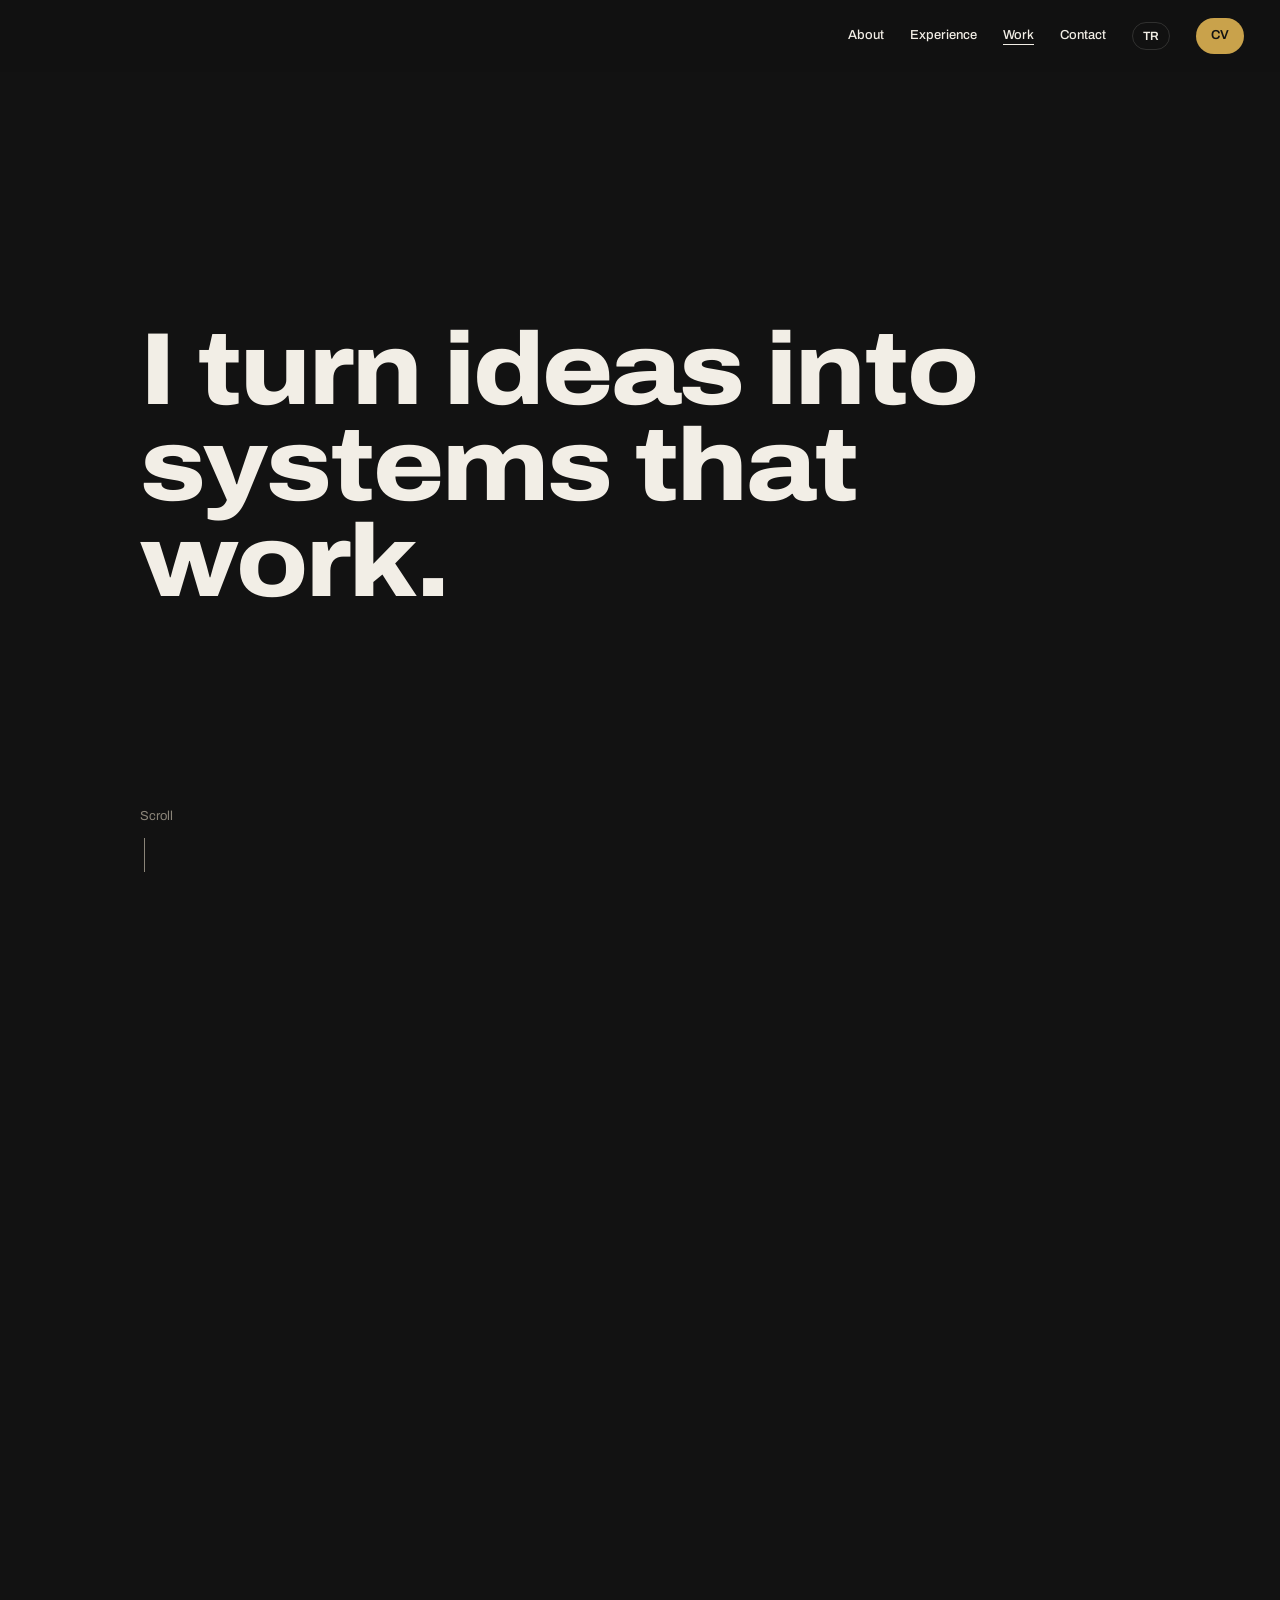
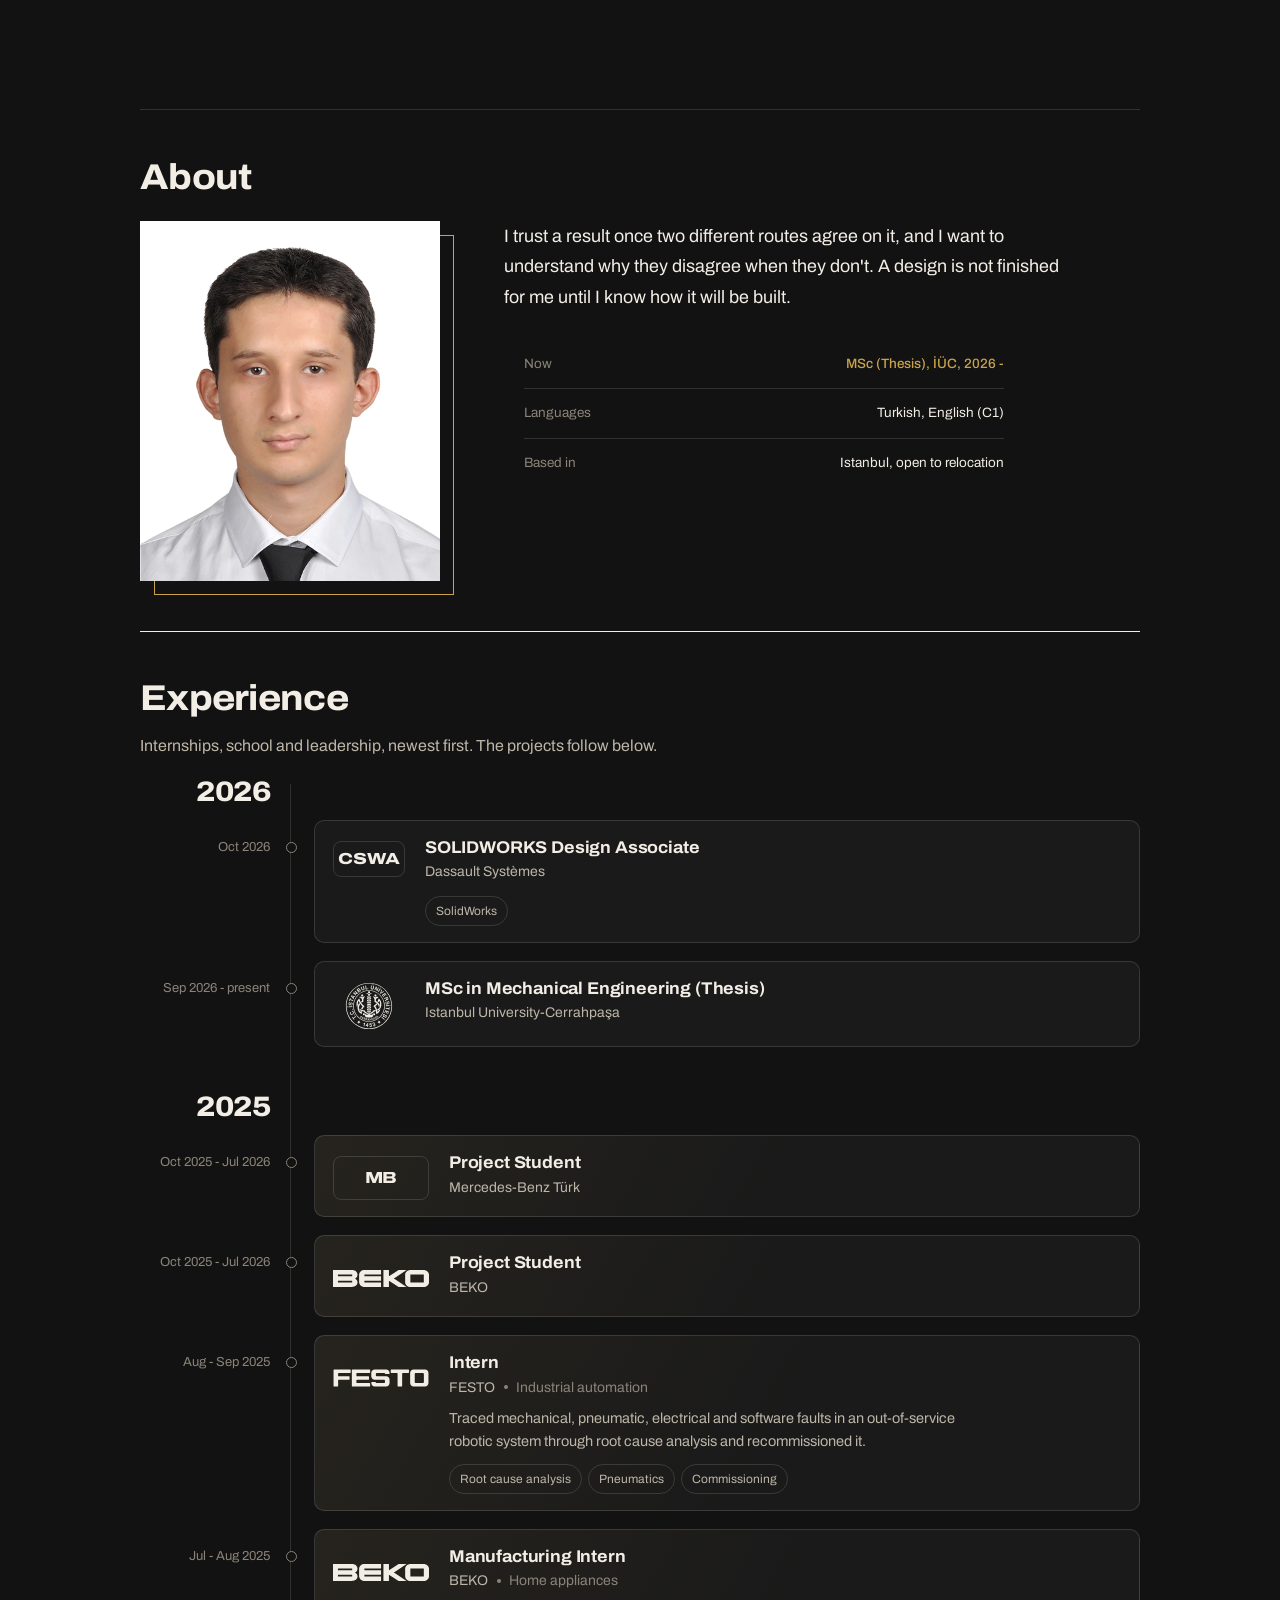
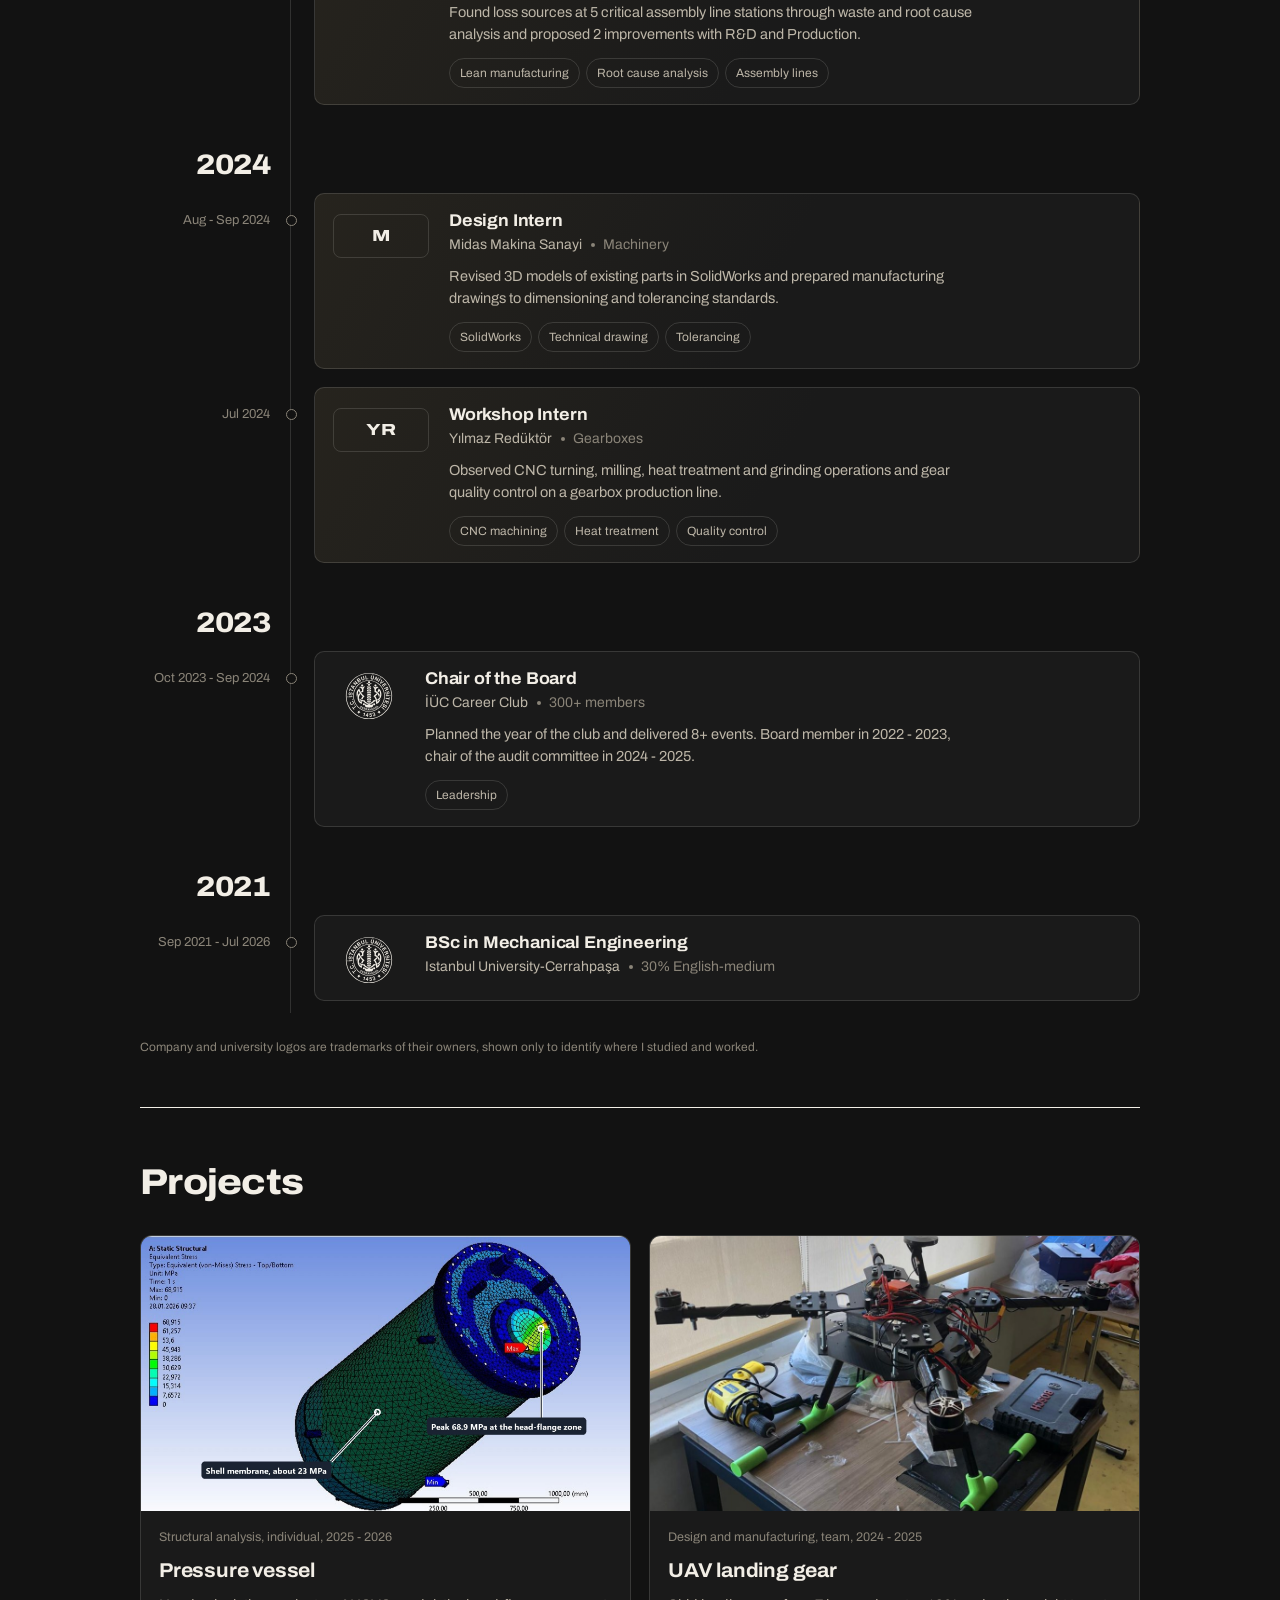
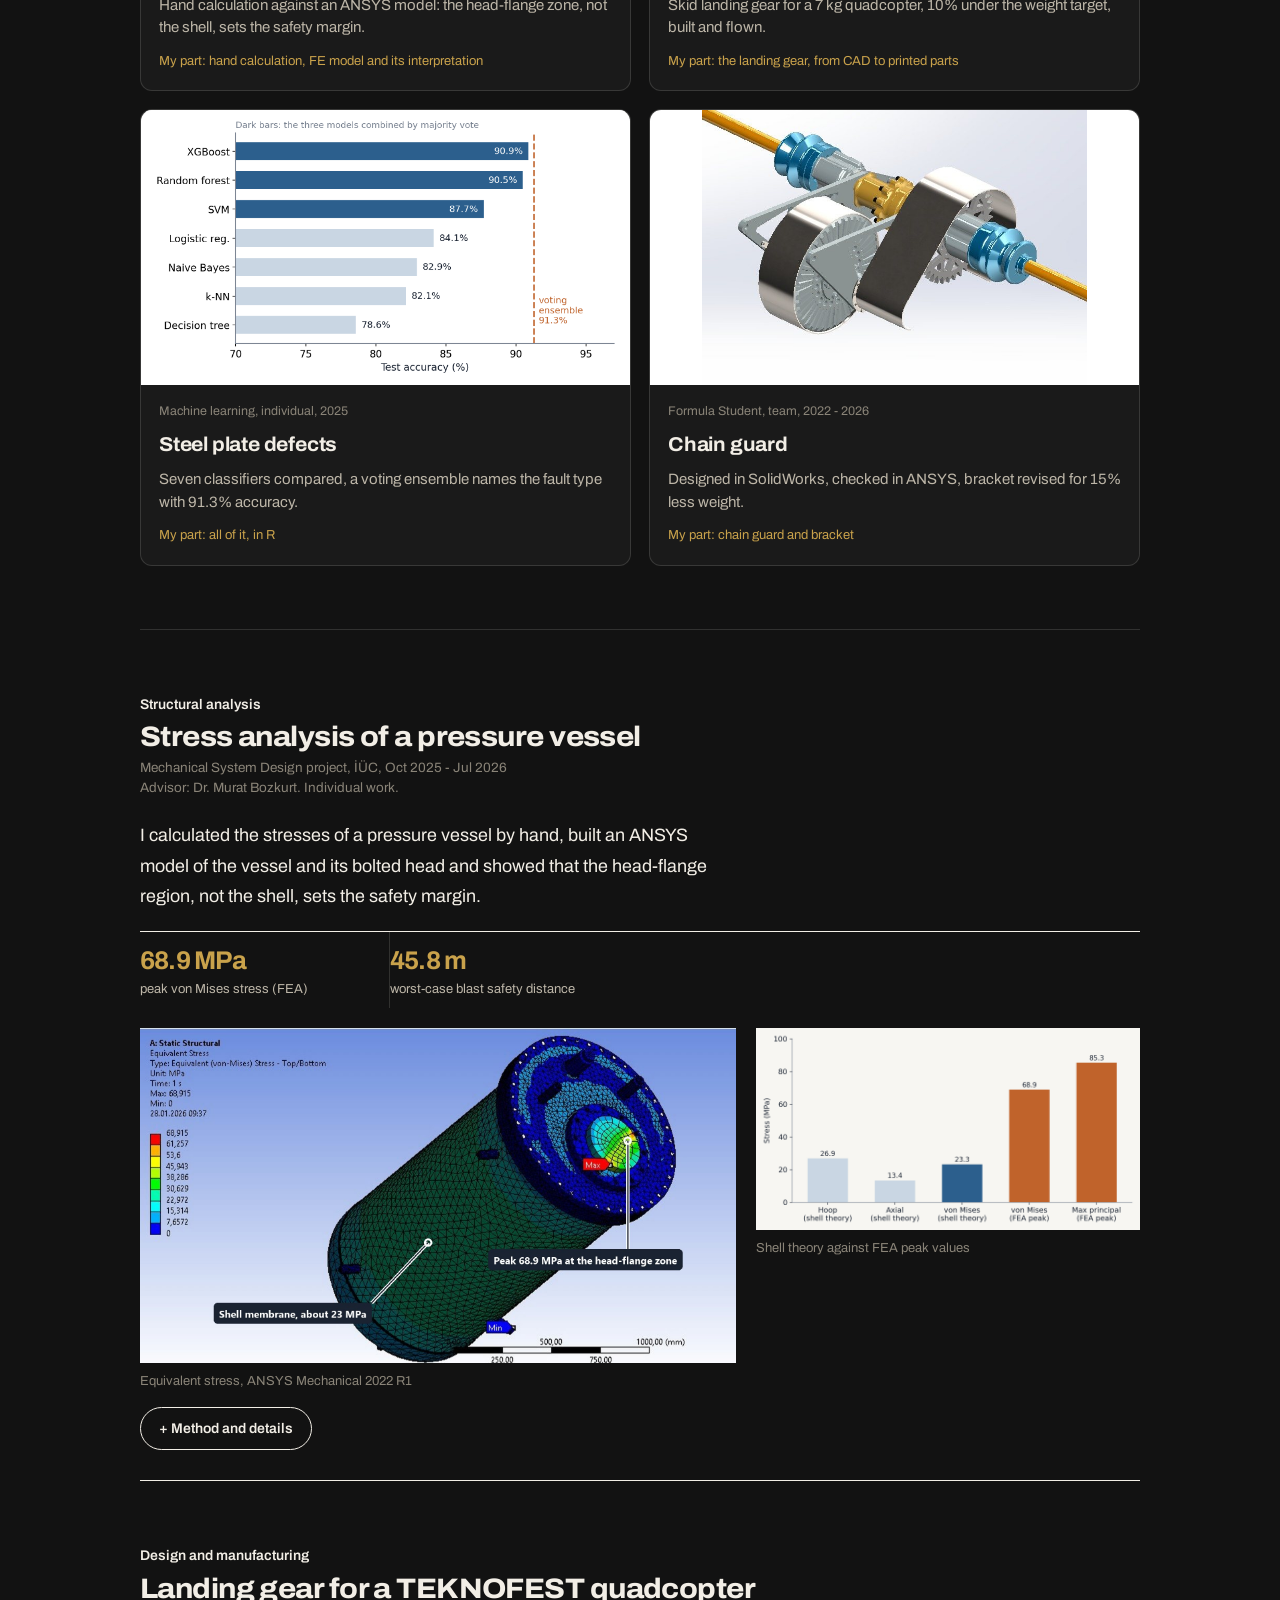
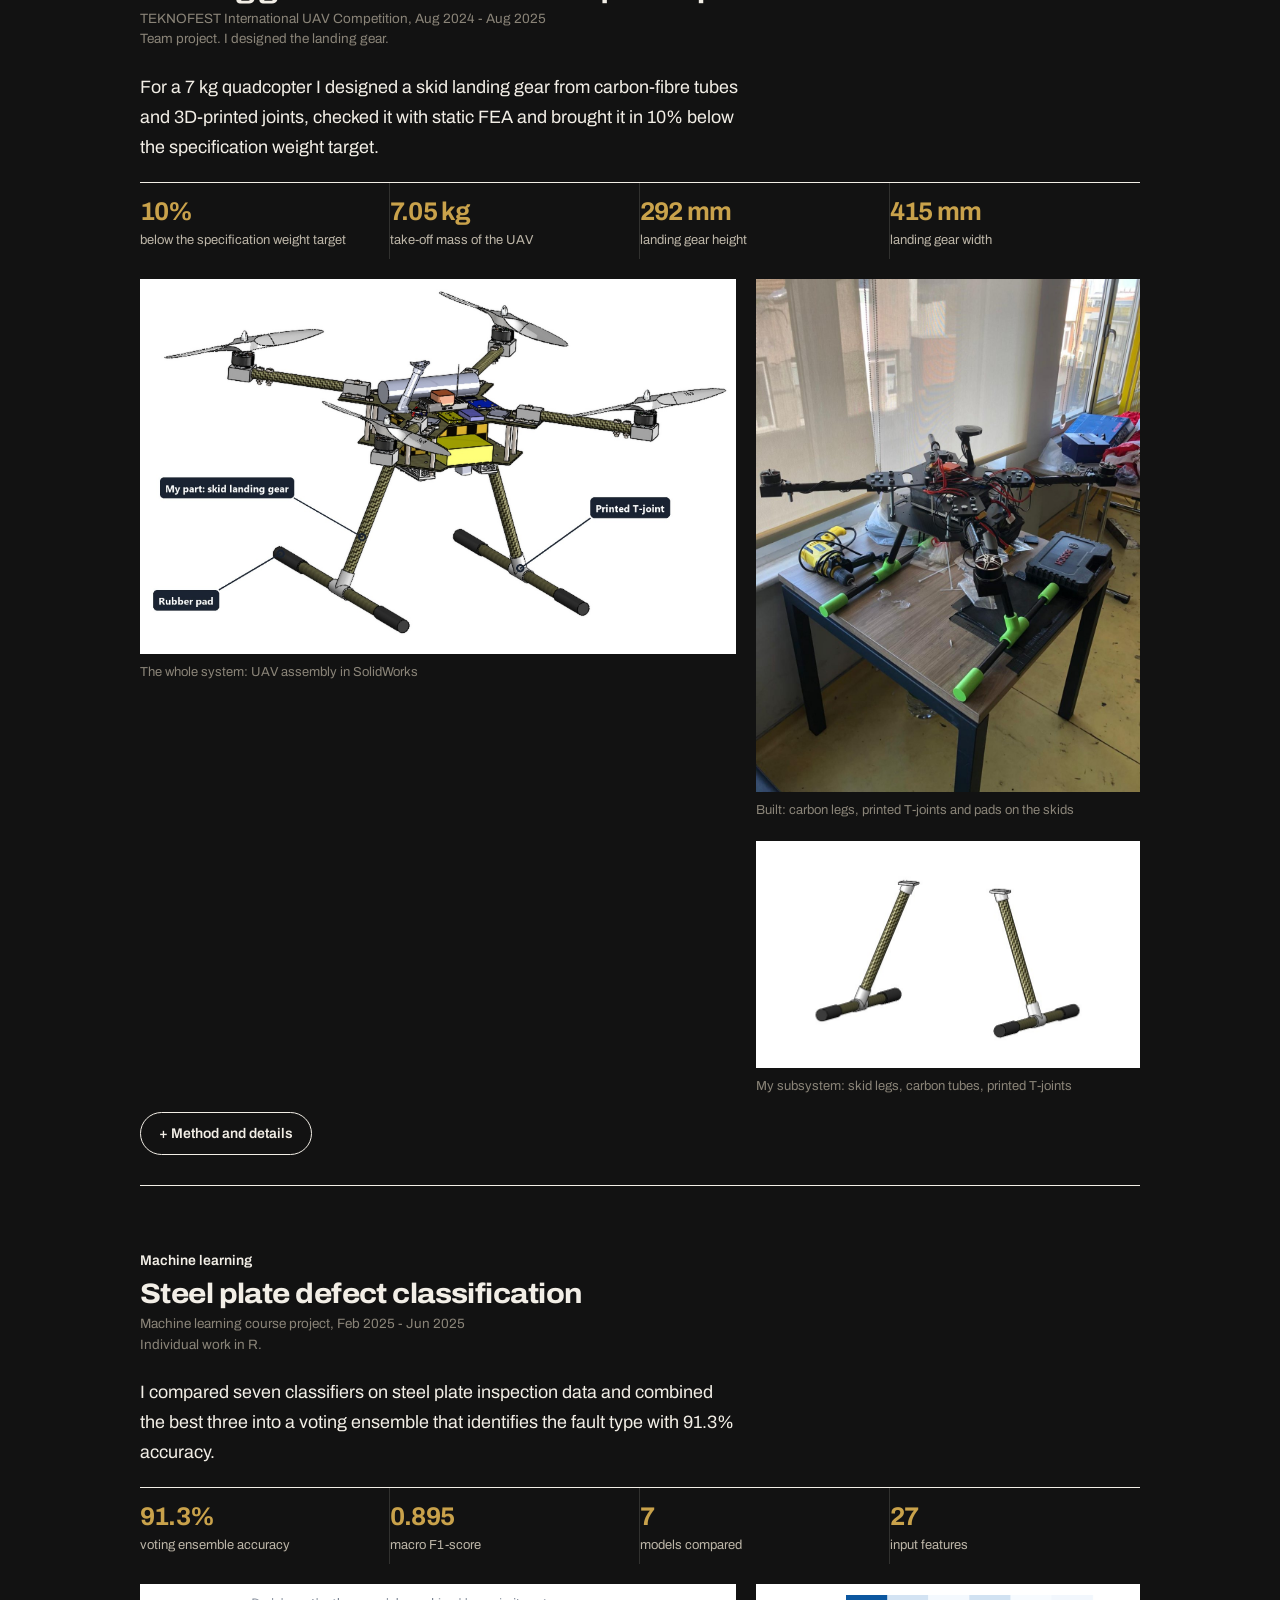
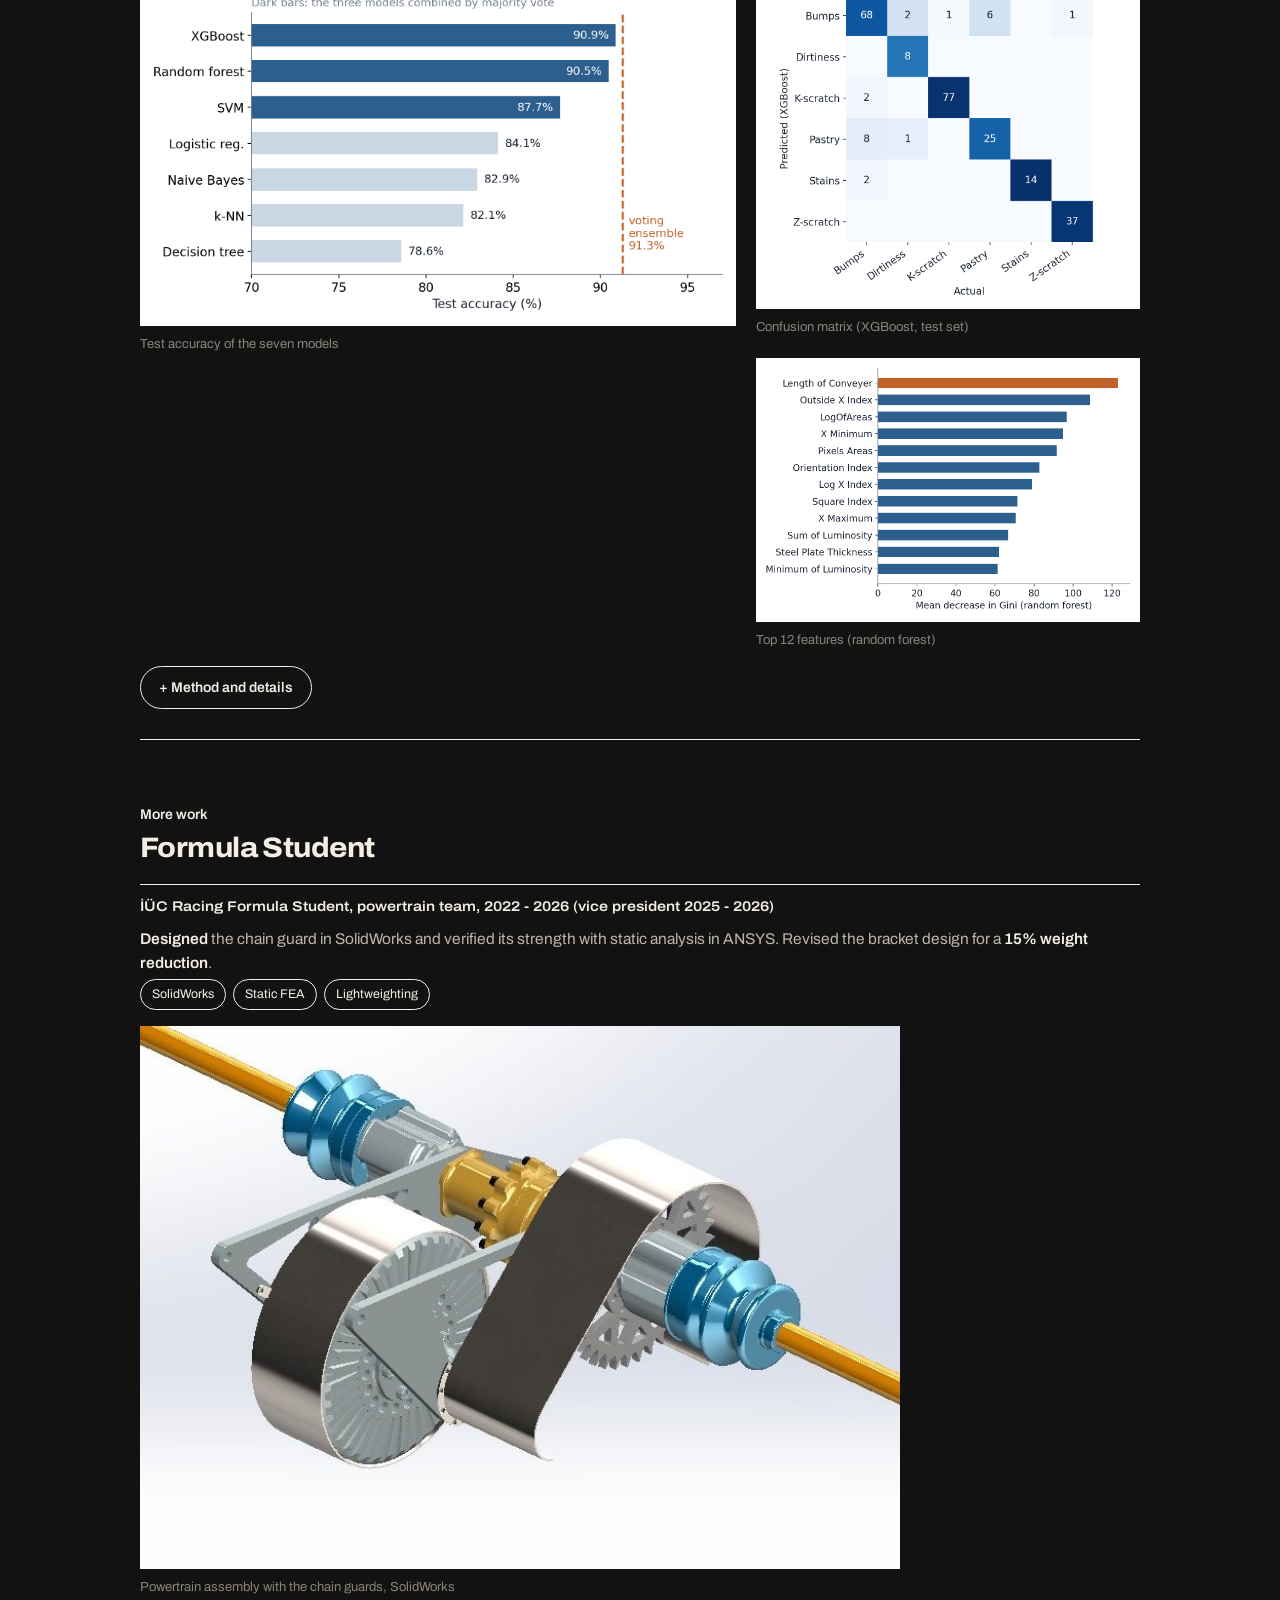
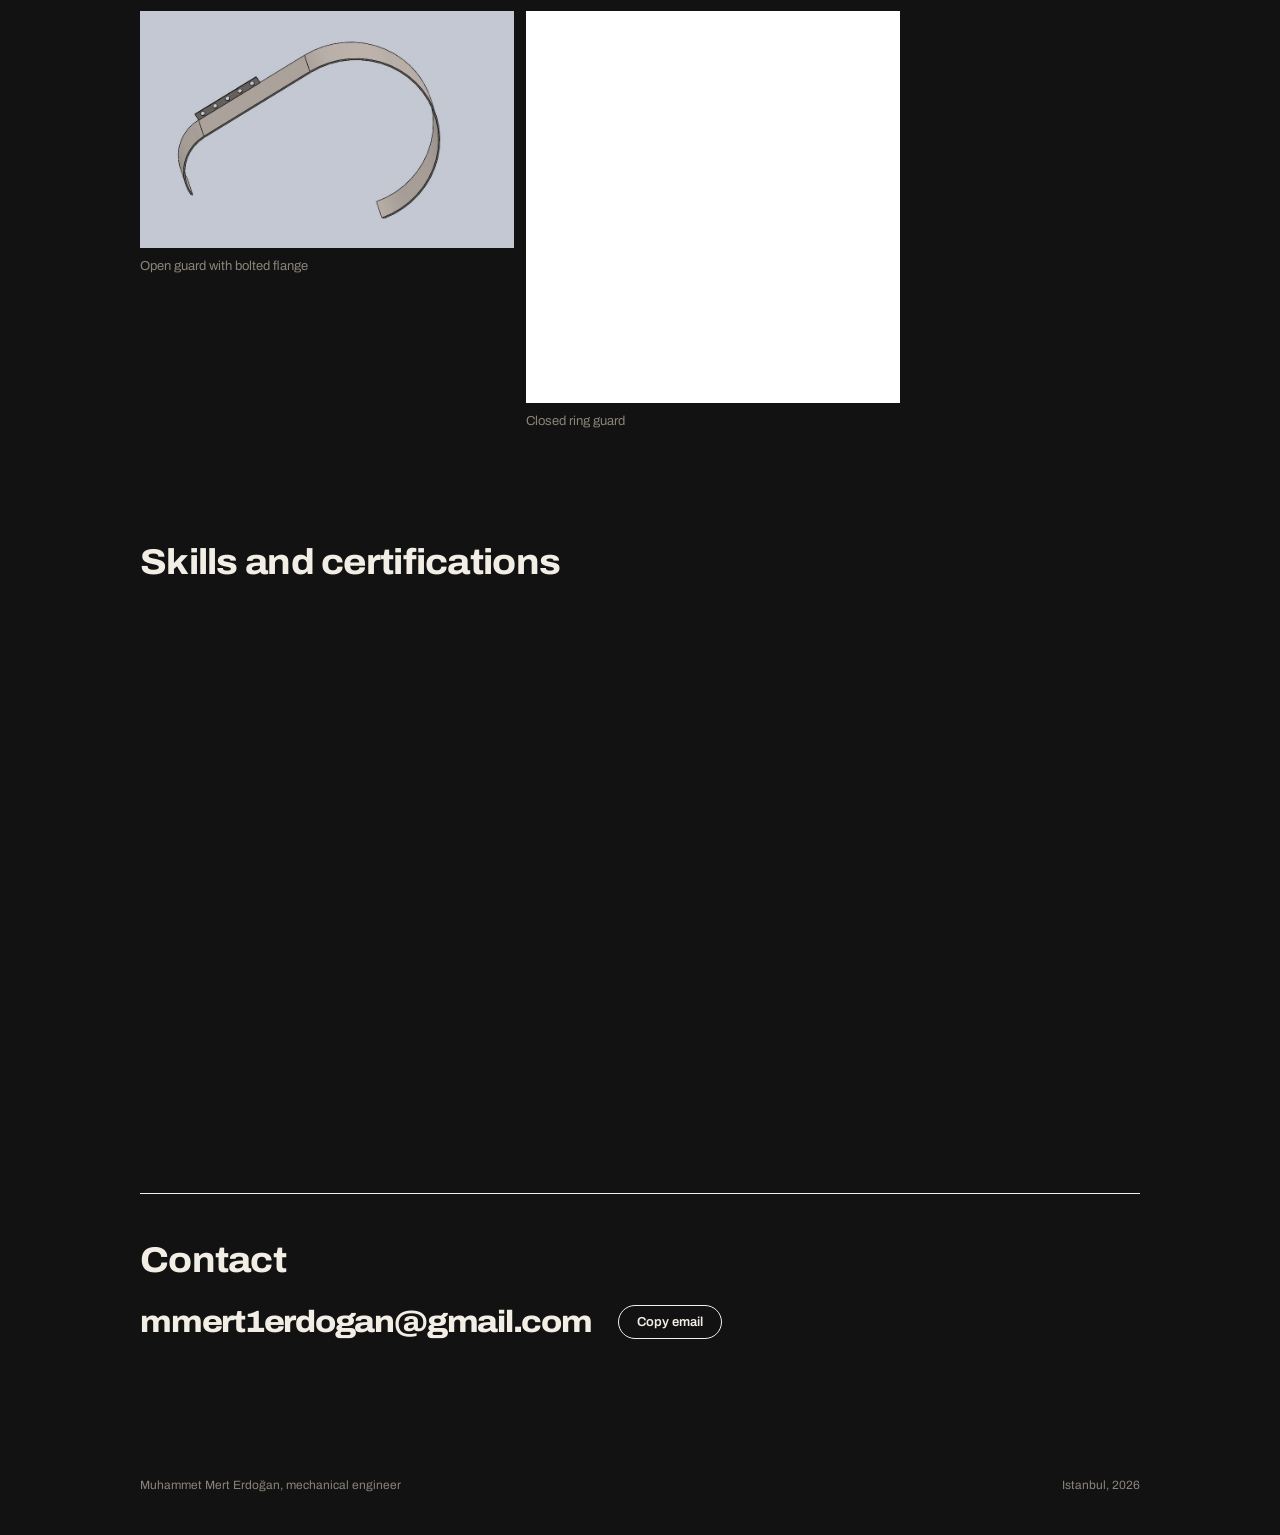
<file: index.html>
<!doctype html>
<html lang="en">
<head>
<meta charset="UTF-8" />
<meta name="viewport" content="width=device-width, initial-scale=1.0" />
<title>Muhammet Mert Erdoğan, Mechanical Engineer</title>
<meta name="description" content="Mechanical engineer working on design, structural analysis (FEA) and manufacturing. Portfolio: pressure vessel FEA and burst assessment, UAV landing gear, steel defect classification." />
<meta name="author" content="Muhammet Mert Erdoğan" />
<meta property="og:title" content="Muhammet Mert Erdoğan, Mechanical Engineer" />
<meta property="og:description" content="Design, structural analysis (FEA) and manufacturing. Engineering portfolio and CV." />
<meta property="og:image" content="https://mmerterdogan.github.io/assets/img/og-image.jpg?v=2" />
<meta property="og:image:width" content="1200" />
<meta property="og:image:height" content="630" />
<link rel="canonical" href="https://mmerterdogan.github.io/" />
<link rel="alternate" hreflang="en" href="https://mmerterdogan.github.io/" />
<link rel="alternate" hreflang="tr" href="https://mmerterdogan.github.io/?lang=tr" />
<link rel="icon" href="favicon.svg" type="image/svg+xml" />
<meta name="theme-color" content="#121212" />
<meta property="og:type" content="profile" />
<meta property="og:url" content="https://mmerterdogan.github.io/" />
<meta name="twitter:card" content="summary_large_image" />
<script type="application/ld+json">{"@context": "https://schema.org", "@type": "Person", "name": "Muhammet Mert Erdoğan", "alternateName": "Mert Erdoğan", "jobTitle": "Mechanical Engineer", "url": "https://mmerterdogan.github.io/", "image": "https://mmerterdogan.github.io/assets/img/profile.jpg", "email": "mailto:mmert1erdogan@gmail.com", "sameAs": ["https://www.linkedin.com/in/mmerterdogan/"], "address": {"@type": "PostalAddress", "addressLocality": "Istanbul", "addressCountry": "TR"}, "alumniOf": {"@type": "CollegeOrUniversity", "name": "Istanbul University-Cerrahpaşa"}, "knowsAbout": ["Mechanical design", "SolidWorks", "Finite element analysis", "ANSYS Mechanical", "Design for manufacturing", "3D printing"], "hasCredential": {"@type": "EducationalOccupationalCredential", "name": "CSWA - SOLIDWORKS Design Associate"}}</script>
<link rel="preconnect" href="https://fonts.googleapis.com">
<link rel="preconnect" href="https://fonts.gstatic.com" crossorigin>
<link href="https://fonts.googleapis.com/css2?family=Archivo:ital,wdth,wght@0,62..125,300..900;1,62..125,300..900&display=swap" rel="stylesheet">
<link rel="stylesheet" href="assets/site.css?v=25">
<link rel="stylesheet" href="assets/motion.css?v=33">
</head>
<body>
<a class="skip screen-only" href="#work">Skip to projects</a>

<header class="nav screen-only">
  <div class="nav__in">
    <button type="button" class="nav__menu" aria-expanded="false" aria-controls="navlinks">Menu</button>
    <nav class="nav__links" id="navlinks" aria-label="Sections">
      <a class="lnk" href="#about">About</a>
      <a class="lnk" href="#experience">Experience</a>
      <a class="lnk" href="#work">Work</a>
      <a class="lnk" href="#contact">Contact</a>
    </nav>
    <a class="lang-switch" href="?lang=tr" hreflang="tr">TR</a>
    <a class="nav__cv cv-link" href="Muhammet_Mert_Erdogan_CV.pdf" target="_blank" rel="noopener">CV</a>
  </div>
</header>

<main id="top" class="wrap">

  <!-- Print cover (PDF only) -->
  <section class="cover print-only">
    <img loading="lazy" decoding="async" class="photo" src="assets/img/profile.jpg" alt="Muhammet Mert Erdoğan">
    <p class="kicker">Engineering portfolio, 2026</p>
    <p class="cover__name">Muhammet Mert Erdoğan</p>
    <p class="sub">Mechanical engineer working on design, structural analysis and manufacturing. BSc Mechanical Engineering,
      thesis MSc in progress at Istanbul University-Cerrahpaşa. SOLIDWORKS Design Associate (CSWA).</p>
    <div class="contact">
      <a href="mailto:mmert1erdogan@gmail.com">mmert1erdogan@gmail.com</a>
      <a href="https://www.linkedin.com/in/mmerterdogan/">linkedin.com/in/mmerterdogan</a>
      <a href="https://mmerterdogan.github.io/?ref=portfolio-pdf">mmerterdogan.github.io</a>
    </div>
  </section>

  <!-- Hero, About, Experience, project cards (screen) -->
  <div class="before screen-only">
  <section class="hx" aria-label="Introduction">
    <div class="hx__pin">
      <h1 class="hx__statement"><span class="ln">I turn ideas into systems that work.</span></h1>
      <div class="hx__intro">
        <p class="hx__who">Muhammet Mert Erdoğan</p>
        <p class="hx__lead">Mechanical engineer in Istanbul, working on design and structural analysis (FEA). Looking for a full-time graduate or junior role in Türkiye or abroad.</p>
        <div class="hx__cta">
          <a class="btn btn--solid cv-link" href="Muhammet_Mert_Erdogan_CV.pdf" target="_blank" rel="noopener">Download CV</a>
          <a class="btn btn--line" href="#work">See projects</a>
        </div>
      </div>
      <p class="hx__hint" aria-hidden="true">Scroll</p>
    </div>
  </section>

  <section id="about" class="screen-only">
    <h2>About</h2>
    <div class="about about--photo">
      <figure class="portrait"><img src="assets/img/profile.jpg" alt="Muhammet Mert Erdoğan" loading="lazy" width="500" height="600"></figure>
      <div>
        <p>I trust a result once two different routes agree on it, and I want to understand why they disagree when they don't.
          A design is not finished for me until I know how it will be built.</p>
        <dl class="facts">
          <div><dt>Now</dt><dd><b>MSc (Thesis), İÜC, 2026 -</b></dd></div>
          <div><dt>Languages</dt><dd>Turkish, English (C1)</dd></div>
          <div><dt>Based in</dt><dd>Istanbul, open to relocation</dd></div>
        </dl>
      </div>
    </div>
  </section>

  <section id="experience" class="screen-only">
    <h2>Experience</h2>
    <p class="tl__intro">Internships, school and leadership, newest first. The projects follow below.</p>
    <ol class="tl">
        <li class="tl__year" aria-hidden="true">2026</li>
        <li class="tl__item" data-kind="edu" data-skills="SolidWorks">
          <div class="tl__when">Oct 2026</div>
          <div class="tl__card">
            <span class="tl__logo tl__logo--mono" role="img" aria-label="CSWA">CSWA</span>
            <div class="tl__body">
              <h3>SOLIDWORKS Design Associate</h3>
              <p class="tl__org">Dassault Systèmes</p>
              <div class="tl__chips"><span class="tag">SolidWorks</span></div>
            </div>
          </div>
        </li>
        <li class="tl__item" data-kind="edu" data-skills="">
          <div class="tl__when">Sep 2026 - present</div>
          <div class="tl__card">
            <span class="tl__logo" style="--logo:url(/assets/img/logos/iuc-mask.svg)" role="img" aria-label="Istanbul University-Cerrahpaşa"></span>
            <div class="tl__body">
              <h3>MSc in Mechanical Engineering (Thesis)</h3>
              <p class="tl__org">Istanbul University-Cerrahpaşa</p>
            </div>
          </div>
        </li>
        <li class="tl__year" aria-hidden="true">2025</li>
        <li class="tl__item" data-kind="work" data-skills="">
          <div class="tl__when">Oct 2025 - Jul 2026</div>
          <div class="tl__card">
            <span class="tl__logo tl__logo--mono" role="img" aria-label="Mercedes-Benz Türk">MB</span>
            <div class="tl__body">
              <h3>Project Student</h3>
              <p class="tl__org">Mercedes-Benz Türk</p>
            </div>
          </div>
        </li>
        <li class="tl__item" data-kind="work" data-skills="">
          <div class="tl__when">Oct 2025 - Jul 2026</div>
          <div class="tl__card">
            <span class="tl__logo" style="--logo:url(/assets/img/logos/beko.svg)" role="img" aria-label="BEKO"></span>
            <div class="tl__body">
              <h3>Project Student</h3>
              <p class="tl__org">BEKO</p>
            </div>
          </div>
        </li>
        <li class="tl__item" data-kind="work" data-skills="Root cause analysis|Pneumatics|Commissioning">
          <div class="tl__when">Aug - Sep 2025</div>
          <div class="tl__card">
            <span class="tl__logo" style="--logo:url(/assets/img/logos/festo.svg)" role="img" aria-label="FESTO"></span>
            <div class="tl__body">
              <h3>Intern</h3>
              <p class="tl__org">FESTO <span>Industrial automation</span></p>
              <p class="tl__text">Traced mechanical, pneumatic, electrical and software faults in an out-of-service robotic system through root cause analysis and recommissioned it.</p>
              <div class="tl__chips"><span class="tag">Root cause analysis</span><span class="tag">Pneumatics</span><span class="tag">Commissioning</span></div>
            </div>
          </div>
        </li>
        <li class="tl__item" data-kind="work" data-skills="Lean manufacturing|Root cause analysis|Assembly lines">
          <div class="tl__when">Jul - Aug 2025</div>
          <div class="tl__card">
            <span class="tl__logo" style="--logo:url(/assets/img/logos/beko.svg)" role="img" aria-label="BEKO"></span>
            <div class="tl__body">
              <h3>Manufacturing Intern</h3>
              <p class="tl__org">BEKO <span>Home appliances</span></p>
              <p class="tl__text">Found loss sources at 5 critical assembly line stations through waste and root cause analysis and proposed 2 improvements with R&amp;D and Production.</p>
              <div class="tl__chips"><span class="tag">Lean manufacturing</span><span class="tag">Root cause analysis</span><span class="tag">Assembly lines</span></div>
            </div>
          </div>
        </li>
        <li class="tl__year" aria-hidden="true">2024</li>
        <li class="tl__item" data-kind="work" data-skills="SolidWorks|Technical drawing|Tolerancing">
          <div class="tl__when">Aug - Sep 2024</div>
          <div class="tl__card">
            <span class="tl__logo tl__logo--mono" role="img" aria-label="Midas Makina Sanayi">M</span>
            <div class="tl__body">
              <h3>Design Intern</h3>
              <p class="tl__org">Midas Makina Sanayi <span>Machinery</span></p>
              <p class="tl__text">Revised 3D models of existing parts in SolidWorks and prepared manufacturing drawings to dimensioning and tolerancing standards.</p>
              <div class="tl__chips"><span class="tag">SolidWorks</span><span class="tag">Technical drawing</span><span class="tag">Tolerancing</span></div>
            </div>
          </div>
        </li>
        <li class="tl__item" data-kind="work" data-skills="CNC machining|Heat treatment|Quality control">
          <div class="tl__when">Jul 2024</div>
          <div class="tl__card">
            <span class="tl__logo tl__logo--mono" role="img" aria-label="Yılmaz Redüktör">YR</span>
            <div class="tl__body">
              <h3>Workshop Intern</h3>
              <p class="tl__org">Yılmaz Redüktör <span>Gearboxes</span></p>
              <p class="tl__text">Observed CNC turning, milling, heat treatment and grinding operations and gear quality control on a gearbox production line.</p>
              <div class="tl__chips"><span class="tag">CNC machining</span><span class="tag">Heat treatment</span><span class="tag">Quality control</span></div>
            </div>
          </div>
        </li>
        <li class="tl__year" aria-hidden="true">2023</li>
        <li class="tl__item" data-kind="edu" data-skills="Leadership">
          <div class="tl__when">Oct 2023 - Sep 2024</div>
          <div class="tl__card">
            <span class="tl__logo" style="--logo:url(/assets/img/logos/iuc-mask.svg)" role="img" aria-label="İÜC"></span>
            <div class="tl__body">
              <h3>Chair of the Board</h3>
              <p class="tl__org">İÜC Career Club <span>300+ members</span></p>
              <p class="tl__text">Planned the year of the club and delivered 8+ events. Board member in 2022 - 2023, chair of the audit committee in 2024 - 2025.</p>
              <div class="tl__chips"><span class="tag">Leadership</span></div>
            </div>
          </div>
        </li>
        <li class="tl__year" aria-hidden="true">2021</li>
        <li class="tl__item" data-kind="edu" data-skills="">
          <div class="tl__when">Sep 2021 - Jul 2026</div>
          <div class="tl__card">
            <span class="tl__logo" style="--logo:url(/assets/img/logos/iuc-mask.svg)" role="img" aria-label="Istanbul University-Cerrahpaşa"></span>
            <div class="tl__body">
              <h3>BSc in Mechanical Engineering</h3>
              <p class="tl__org">Istanbul University-Cerrahpaşa <span>30% English-medium</span></p>
            </div>
          </div>
        </li>
    </ol>
    <p class="tl__note">Company and university logos are trademarks of their owners, shown only to identify where I studied and worked.</p>
  </section>

  <section id="work" class="work" aria-labelledby="work-h">
    <h2 id="work-h">Projects</h2>
    <div class="cards">
      <a class="card" href="#pressure-vessel" data-case="pressure-vessel">
        <span class="card__img"><img loading="lazy" decoding="async" src="assets/img/pressure-vessel/von-mises.jpg" alt=""></span>
        <span class="card__body">
          <span class="card__k">Structural analysis, individual, 2025 - 2026</span>
          <span class="card__t">Pressure vessel</span>
          <span class="card__r">Hand calculation against an ANSYS model: the head-flange zone, not the shell, sets the safety margin.</span>
          <span class="card__me">My part: hand calculation, FE model and its interpretation</span>
        </span>
      </a>
      <a class="card" href="#uav" data-case="uav">
        <span class="card__img"><img loading="lazy" decoding="async" src="assets/img/uav/built-gear.jpg" alt=""></span>
        <span class="card__body">
          <span class="card__k">Design and manufacturing, team, 2024 - 2025</span>
          <span class="card__t">UAV landing gear</span>
          <span class="card__r">Skid landing gear for a 7 kg quadcopter, 10% under the weight target, built and flown.</span>
          <span class="card__me">My part: the landing gear, from CAD to printed parts</span>
        </span>
      </a>
      <a class="card" href="#ml" data-case="ml">
        <span class="card__img card__img--white"><img loading="lazy" decoding="async" src="assets/img/ml/model-accuracy.png" alt=""></span>
        <span class="card__body">
          <span class="card__k">Machine learning, individual, 2025</span>
          <span class="card__t">Steel plate defects</span>
          <span class="card__r">Seven classifiers compared, a voting ensemble names the fault type with 91.3% accuracy.</span>
          <span class="card__me">My part: all of it, in R</span>
        </span>
      </a>
      <a class="card" href="#more" data-case="formula-student">
        <span class="card__img card__img--white"><img loading="lazy" decoding="async" src="assets/img/fs/powertrain.jpg" alt=""></span>
        <span class="card__body">
          <span class="card__k">Formula Student, team, 2022 - 2026</span>
          <span class="card__t">Chain guard</span>
          <span class="card__r">Designed in SolidWorks, checked in ANSYS, bracket revised for 15% less weight.</span>
          <span class="card__me">My part: chain guard and bracket</span>
        </span>
      </a>
    </div>
  </section>

  </div>

  <div class="after">
  <!-- ═════════ 01 Pressure vessel ═════════ -->
  <div class="case-block" data-case="pv">
  <section class="sheet sheet--first" id="pressure-vessel">
    <div class="sheet__head">
      <div><p class="kicker">Structural analysis</p><h2>Stress analysis of a pressure vessel</h2></div>
      <div class="meta">Mechanical System Design project, İÜC, Oct 2025 - Jul 2026<br>Advisor: Dr. Murat Bozkurt. Individual work.</div>
    </div>
    <p class="lead">I calculated the stresses of a pressure vessel by hand, built an ANSYS model of the vessel and its bolted head and showed that the head-flange region, not the shell, sets the safety margin.</p>
    <div class="kpis">
      <div class="kpi"><b>68.9 MPa</b><span>peak von Mises stress (FEA)</span></div>
      <div class="kpi"><b>45.8 m</b><span>worst-case blast safety distance</span></div>
    </div>
    <div class="duo">
      <figure class="fig fig--hero"><div class="frame"><img loading="lazy" decoding="async" src="assets/img/pressure-vessel/von-mises.jpg" alt="Von Mises stress map with annotations"></div>
        <figcaption>Equivalent stress, ANSYS Mechanical 2022 R1</figcaption></figure>
      <div class="stack">
        <figure class="fig"><div class="frame"><img loading="lazy" decoding="async" src="assets/img/pressure-vessel/global-vs-local.png" alt="Theory vs FEA stresses"></div>
          <figcaption>Shell theory against FEA peak values</figcaption></figure>
      </div>
    </div>
  </section>

  <details class="more">
    <summary class="screen-only">Method and details</summary>
    <section class="sheet" id="pressure-vessel-method">
      <div class="sheet__head"><div><p class="kicker">Pressure vessel</p><h2>Method</h2></div></div>
      <ol class="flow">
        <li><b>1. Hand calculation</b>Hoop, axial and von Mises stress, radial growth</li>
        <li><b>2. FEA model</b>Vessel and bolted head, linear static, refined mesh</li>
        <li><b>3. Two-level check</b>Membrane vs theory, peaks at discontinuities</li>
        <li><b>4. Consequence</b>Stored energy, TNT equivalent, safety distance</li>
      </ol>
      <div class="duo duo--even">
        <div class="points">
          <h3>Problem</h3>
          <p>Shell r = 450 mm, t = 10 mm, head 12 mm, L = 1600 mm, SA-516 Gr.70, internal pressure 0.597 MPa.</p>
          <h3>What I did</h3>
          <ul>
            <li><strong>Calculated</strong> the shell stresses with thin-wall theory, including a radial growth of 0.051 mm.</li>
            <li><strong>Modelled</strong> the vessel and bolted head in ANSYS Mechanical with mesh refinement at the flange and head.</li>
            <li><strong>Compared</strong> theory with the shell membrane and read the FEA peaks as bending at discontinuities, instead of forcing one number onto both.</li>
            <li><strong>Extended</strong> the study with stored energy (isentropic gas), TNT equivalent and Hopkinson-Cranz blast distances. Article in preparation.</li>
          </ul>
          <h3>What I would do next</h3>
          <p>A mesh independence study at the peak and a minimum-constraint support instead of the fixed base.</p>
        </div>
        <div class="stack">
          <figure class="fig"><div class="frame"><img loading="lazy" decoding="async" src="assets/img/pressure-vessel/blast-distance.png" alt="Blast safety distance by scenario"></div>
            <figcaption>Blast safety distance by pressure scenario (V = 1.1 m³)</figcaption></figure>
          <figure class="fig"><div class="frame"><img loading="lazy" decoding="async" src="assets/img/pressure-vessel/mesh.jpg" alt="Mesh"></div>
            <figcaption>Mesh, refined at the discontinuities</figcaption></figure>
        </div>
      </div>
    </section>
  </details>
  </div>

  <!-- ═════════ 02 UAV ═════════ -->
  <div class="case-block" data-case="uav">
  <section class="sheet sheet--first" id="uav">
    <div class="sheet__head">
      <div><p class="kicker">Design and manufacturing</p><h2>Landing gear for a TEKNOFEST quadcopter</h2></div>
      <div class="meta">TEKNOFEST International UAV Competition, Aug 2024 - Aug 2025<br>Team project. I designed the landing gear.</div>
    </div>
    <p class="lead">For a 7 kg quadcopter I designed a skid landing gear from carbon-fibre tubes and 3D-printed joints, checked it with static FEA and brought it in 10% below the specification weight target.</p>
    <div class="kpis">
      <div class="kpi"><b>10%</b><span>below the specification weight target</span></div>
      <div class="kpi"><b>7.05 kg</b><span>take-off mass of the UAV</span></div>
      <div class="kpi"><b>292 mm</b><span>landing gear height</span></div>
      <div class="kpi"><b>415 mm</b><span>landing gear width</span></div>
    </div>
    <div class="duo">
      <figure class="fig fig--hero"><div class="frame"><img loading="lazy" decoding="async" src="assets/img/uav/uav-render.jpg" alt="Quadcopter render"></div>
        <figcaption>The whole system: UAV assembly in SolidWorks</figcaption></figure>
      <div class="stack">
        <figure class="fig"><div class="frame"><img loading="lazy" decoding="async" src="assets/img/uav/built-gear.jpg" alt="The built UAV on a workbench with printed T-joints and pads on the landing gear"></div>
          <figcaption>Built: carbon legs, printed T-joints and pads on the skids</figcaption></figure>
        <figure class="fig"><div class="frame"><img loading="lazy" decoding="async" src="assets/img/uav/landing-gear.jpg" alt="Landing gear legs"></div>
          <figcaption>My subsystem: skid legs, carbon tubes, printed T-joints</figcaption></figure>
      </div>
    </div>
  </section>

  <details class="more">
    <summary class="screen-only">Method and details</summary>
    <section class="sheet" id="uav-design">
      <div class="sheet__head"><div><p class="kicker">TEKNOFEST landing gear</p><h2>Design decisions</h2></div></div>
      <ol class="flow">
        <li><b>1. Requirements</b>7 kg take-off mass, camera clearance, hard landings</li>
        <li><b>2. Parametric CAD</b>Skid legs, T-joints and flanges in SolidWorks</li>
        <li><b>3. Static FEA</b>Landing loads on the gear in ANSYS</li>
        <li><b>4. Build</b>Carbon tubes, FDM joints in PLA, ABS and ASA</li>
      </ol>
      <div class="duo duo--even">
        <div class="points">
          <h3>Design decisions</h3>
          <ul>
            <li><strong>Skid gear</strong> instead of arm-mounted legs: out of the camera's view and spreads the landing load over a larger area.</li>
            <li><strong>Carbon-fibre tubes</strong> with a 5 mm wall on the legs, thicker than the arms, from a local manufacturer.</li>
            <li><strong>3D-printed T-joints and angled flanges</strong> in ABS for strength-to-weight and easy printing.</li>
            <li><strong>Rubber pads</strong> on the skids to soften the landing shock.</li>
            <li><strong>Bolted to the frame</strong> like the other parts, for easy assembly.</li>
          </ul>
          <h3>Skills</h3>
          <div class="skills-bar"><span>Parametric CAD</span><span>Static FEA</span><span>FDM printing</span><span>Material selection</span><span>Drawings</span></div>
        </div>
        <div class="stack">
          <figure class="fig fig--video"><div class="frame">
            <video class="screen-only" src="assets/video/uav-flight.mp4" poster="assets/img/uav/uav-flight-poster.jpg" muted loop playsinline preload="none" aria-label="The UAV hovering outdoors on its landing gear"></video>
            <img class="print-only" src="assets/img/uav/uav-flight-poster.jpg" alt="The UAV hovering outdoors"></div>
            <figcaption>Flight test: the UAV hovering on its landing gear</figcaption></figure>
          <figure class="fig"><div class="frame"><img loading="lazy" decoding="async" src="assets/img/uav/assembly-bom.jpg" alt="Assembly drawing with bill of materials"></div>
            <figcaption>Assembly drawing with bill of materials</figcaption></figure>
          <figure class="fig screen-only"><div class="frame"><img loading="lazy" decoding="async" src="assets/img/uav/team.jpg" alt="The TEKNOFEST team with the UAV at the exhibition stand"></div>
            <figcaption>The TEKNOFEST team with the UAV at the exhibition</figcaption></figure>
        </div>
      </div>
    </section>
  </details>
  </div>

  <!-- ═════════ 03 ML ═════════ -->
  <div class="case-block" data-case="ml">
  <section class="sheet sheet--first" id="ml">
    <div class="sheet__head">
      <div><p class="kicker">Machine learning</p><h2>Steel plate defect classification</h2></div>
      <div class="meta">Machine learning course project, Feb 2025 - Jun 2025<br>Individual work in R.</div>
    </div>
    <p class="lead">I compared seven classifiers on steel plate inspection data and combined the best three into a voting ensemble that identifies the fault type with 91.3% accuracy.</p>
    <div class="kpis">
      <div class="kpi"><b>91.3%</b><span>voting ensemble accuracy</span></div>
      <div class="kpi"><b>0.895</b><span>macro F1-score</span></div>
      <div class="kpi"><b>7</b><span>models compared</span></div>
      <div class="kpi"><b>27</b><span>input features</span></div>
    </div>
    <div class="duo">
      <figure class="fig fig--hero"><div class="frame"><img loading="lazy" decoding="async" src="assets/img/ml/model-accuracy.png" alt="Model accuracy comparison"></div>
        <figcaption>Test accuracy of the seven models</figcaption></figure>
      <div class="stack">
        <figure class="fig"><div class="frame"><img loading="lazy" decoding="async" src="assets/img/ml/confusion-matrix.png" alt="Confusion matrix"></div>
          <figcaption>Confusion matrix (XGBoost, test set)</figcaption></figure>
        <figure class="fig"><div class="frame"><img loading="lazy" decoding="async" src="assets/img/ml/feature-importance.png" alt="Feature importance"></div>
          <figcaption>Top 12 features (random forest)</figcaption></figure>
      </div>
    </div>
  </section>

  <details class="more">
    <summary class="screen-only">Method and details</summary>
    <section class="sheet" id="ml-method">
      <div class="sheet__head"><div><p class="kicker">Steel plate defects</p><h2>Method</h2></div></div>
      <ol class="flow">
        <li><b>1. Data</b>UCI Steel Plates Faults, 27 features per plate</li>
        <li><b>2. Preparation</b>80/20 split, scaling, oversampling, Boruta selection</li>
        <li><b>3. Seven models</b>From logistic regression to XGBoost</li>
        <li><b>4. Ensemble</b>Majority vote of XGBoost, random forest and SVM</li>
      </ol>
      <div class="duo duo--even">
        <div class="points">
          <h3>What I did</h3>
          <ul>
            <li><strong>Cleaned</strong> the data, left out the ambiguous "other faults" class and balanced the minority classes by oversampling.</li>
            <li><strong>Selected</strong> the informative features with Boruta.</li>
            <li><strong>Compared</strong> logistic regression, decision tree, random forest, k-NN, naive Bayes, SVM (5-fold CV for C) and XGBoost.</li>
            <li><strong>Combined</strong> XGBoost (91%), random forest (90%) and SVM (88%) by majority vote: 91.3%, precision 0.909, recall 0.891.</li>
          </ul>
          <h3>What it says about the process</h3>
          <p>K-scratch, Z-scratch and stains are recognised almost perfectly. The pair the model mixes up most is bumps and pastry. Conveyor length ranks highest, so the model leans on line and plate geometry measurements, and the fault mix differs clearly between the two steel grades.</p>
        </div>
        <div class="stack">
          <figure class="fig"><div class="frame"><img loading="lazy" decoding="async" src="assets/img/ml/pca.png" alt="PCA plot"></div>
            <figcaption>PCA view of the training data</figcaption></figure>
          <figure class="fig"><div class="frame"><img loading="lazy" decoding="async" src="assets/img/ml/fault-by-steel.png" alt="Fault types by steel type"></div>
            <figcaption>Fault types by steel grade: K-scratch appears almost only on A400</figcaption></figure>
        </div>
      </div>
    </section>
  </details>
  </div>

  <!-- ═════════ 04 More work (print summary + screen) ═════════ -->
  <section class="sheet" id="more">
    <div class="sheet__head"><div><p class="kicker">More work</p><h2>Formula Student</h2></div></div>
    <div class="duo duo--even">
      <div class="points">
        <h3>İÜC Racing Formula Student, powertrain team, 2022 - 2026 (vice president 2025 - 2026)</h3>
        <p><strong>Designed</strong> the chain guard in SolidWorks and verified its strength with static analysis in ANSYS. Revised the bracket design for a <strong>15% weight reduction</strong>.</p>
        <div class="skills-bar"><span>SolidWorks</span><span>Static FEA</span><span>Lightweighting</span></div>
        <figure class="fig fs-fig"><div class="frame"><img loading="lazy" decoding="async" src="assets/img/fs/powertrain.jpg" alt="Powertrain assembly with sprockets and chain guards"></div>
          <figcaption>Powertrain assembly with the chain guards, SolidWorks</figcaption></figure>
        <div class="fs-pair">
          <figure class="fig"><div class="frame"><img loading="lazy" decoding="async" src="assets/img/fs/chain-guard-open.jpg" alt="Open chain guard with a bolted mounting flange"></div>
            <figcaption>Open guard with bolted flange</figcaption></figure>
          <figure class="fig"><div class="frame"><img loading="lazy" decoding="async" src="assets/img/fs/chain-guard-ring.jpg" alt="Closed ring chain guard"></div>
            <figcaption>Closed ring guard</figcaption></figure>
        </div>
      </div>
      <div class="points print-only">
        <h3>Internships</h3>
        <ul>
          <li><strong>FESTO</strong>, 2025: traced mechanical, pneumatic, electrical and software faults in a robotic system and recommissioned it.</li>
          <li><strong>BEKO</strong>, manufacturing, 2025: found loss sources at 5 critical assembly stations and proposed 2 improvements.</li>
          <li><strong>Midas Makina</strong>, design, 2024: revised SolidWorks models and prepared manufacturing drawings.</li>
          <li><strong>Yılmaz Redüktör</strong>, workshop, 2024: machining, heat treatment and gear quality control on site.</li>
        </ul>
        <h3>Skills</h3>
        <p>SolidWorks (CSWA), ANSYS Mechanical, AutoCAD, Fusion 360, MATLAB/Simulink, R, MS Excel. Static and modal FEA, topology optimisation, GD&amp;T, design for manufacturability, design for injection moulding, root cause analysis, lean manufacturing.</p>
        <h3>Contact</h3>
        <p>mmert1erdogan@gmail.com<br>linkedin.com/in/mmerterdogan<br>mmerterdogan.github.io</p>
      </div>
    </div>
  </section>

  <!-- ═════════ Screen-only sections ═════════ -->
  <section id="skills" class="screen-only">
    <h2>Skills and certifications</h2>
    <div class="skills">
      <div><h3>Design</h3><ul><li>SolidWorks <span>CSWA</span></li><li>AutoCAD</li><li>Fusion 360</li></ul></div>
      <div><h3>Analysis</h3><ul><li>ANSYS Mechanical</li><li>Static and modal FEA</li><li>Topology optimisation</li><li>MATLAB / Simulink</li></ul></div>
      <div><h3>Manufacturing and data</h3><ul><li>Design for manufacturability</li><li>Root cause analysis</li><li>Lean manufacturing</li><li>R, MS Excel</li></ul></div>
    </div>
    <div class="edu" style="margin-top:16px;">
      <div>
        <h3>Certifications and training</h3>
        <ul class="certs">
          <li>CSWA - SOLIDWORKS Design Associate <em>(Oct 2026)</em></li>
          <li>ANSYS Mechanical (MECH 101) and SpaceClaim (WB101) training, Numesys <em>(Jul 2026)</em></li>
          <li>Aviation Engine School, TEİ</li>
          <li>UAV Construction and Training, Udemy</li>
          <li>McKinsey &amp; Company Forward Program</li>
        </ul>
      </div>
      <div>
        <h3>Languages</h3>
        <ul class="certs">
          <li>Turkish <em>(native)</em></li>
          <li>English <em>(C1)</em></li>
        </ul>
      </div>
    </div>
  </section>

  <section id="contact" class="screen-only" style="border-bottom:none;">
    <h2>Contact</h2>
    <div class="mail-row">
      <a class="mail" href="mailto:mmert1erdogan@gmail.com">mmert1erdogan@gmail.com</a>
      <button type="button" class="btn btn--line copy" data-copy="mmert1erdogan@gmail.com">Copy email</button>
    </div>
    <div class="contact-row">
      <a href="https://www.linkedin.com/in/mmerterdogan/" target="_blank" rel="noopener">LinkedIn</a>
      <a href="mert-erdogan.vcf" download>Save contact (vCard)</a>
      <a class="cv-link" href="Muhammet_Mert_Erdogan_CV.pdf" target="_blank" rel="noopener">CV (PDF)</a>
      <a href="Muhammet_Mert_Erdogan_Portfolio.pdf" target="_blank" rel="noopener">Portfolio (PDF)</a>
      <a href="Muhammet_Mert_Erdogan_Portfolio_Design.pdf" target="_blank" rel="noopener">Portfolio, design first (PDF)</a>
    </div>
  </section>

  <footer class="screen-only">
    <span>Muhammet Mert Erdoğan, mechanical engineer</span>
    <span>Istanbul, 2026</span>
  </footer>
  </div>
</main>

<div id="lb" class="lightbox screen-only" hidden role="dialog" aria-label="Enlarged figure"><img alt=""><p></p></div>
<script>
  // click a figure to enlarge it
  const lb = document.getElementById('lb');
  document.addEventListener('click', e => {
    const img = e.target.closest('.fig img');
    if (img) { lb.querySelector('img').src = img.src; lb.querySelector('img').alt = img.alt; lb.querySelector('p').textContent = img.closest('figure').querySelector('figcaption')?.textContent || ''; lb.hidden = false; return; }
    if (e.target.closest('#lb')) lb.hidden = true;
  });
  document.addEventListener('keydown', e => { if (e.key === 'Escape') lb.hidden = true; });
  // ?print&focus=design puts the UAV case first (design-focused PDF)
  const focus = new URLSearchParams(location.search).get('focus');
  if (focus === 'design') {
    const more = document.getElementById('more');
    ['uav', 'pv', 'ml'].forEach(k => more.before(document.querySelector(`.case-block[data-case="${k}"]`)));
  }
  // open all "Method and details" blocks for printing (and for ?print, used to build the PDF)
  const openAll = () => document.querySelectorAll('details.more').forEach(d => d.open = true);
  if (location.search.includes('print')) openAll();
  window.addEventListener('beforeprint', openAll);
  // highlight the nav link of the section in view
  const links = [...document.querySelectorAll('.nav a.lnk')];
  const io = new IntersectionObserver(es => es.forEach(e => {
    if (e.isIntersecting) links.forEach(a => a.classList.toggle('on', a.getAttribute('href') === '#' + (e.target.dataset.nav || e.target.id)));
  }), { rootMargin: '-45% 0px -50% 0px' });
  ['work', 'experience', 'about', 'contact'].forEach(id => { const el = document.getElementById(id); if (el) io.observe(el); });
</script>
<script src="assets/i18n.js?v=8"></script>
<script src="assets/motion.js?v=33"></script>
<script src="assets/analytics.js?v=3"></script>
<script data-goatcounter="https://mmerterdogan.goatcounter.com/count" async src="https://gc.zgo.at/count.js"></script>
</body>
</html>
</file>
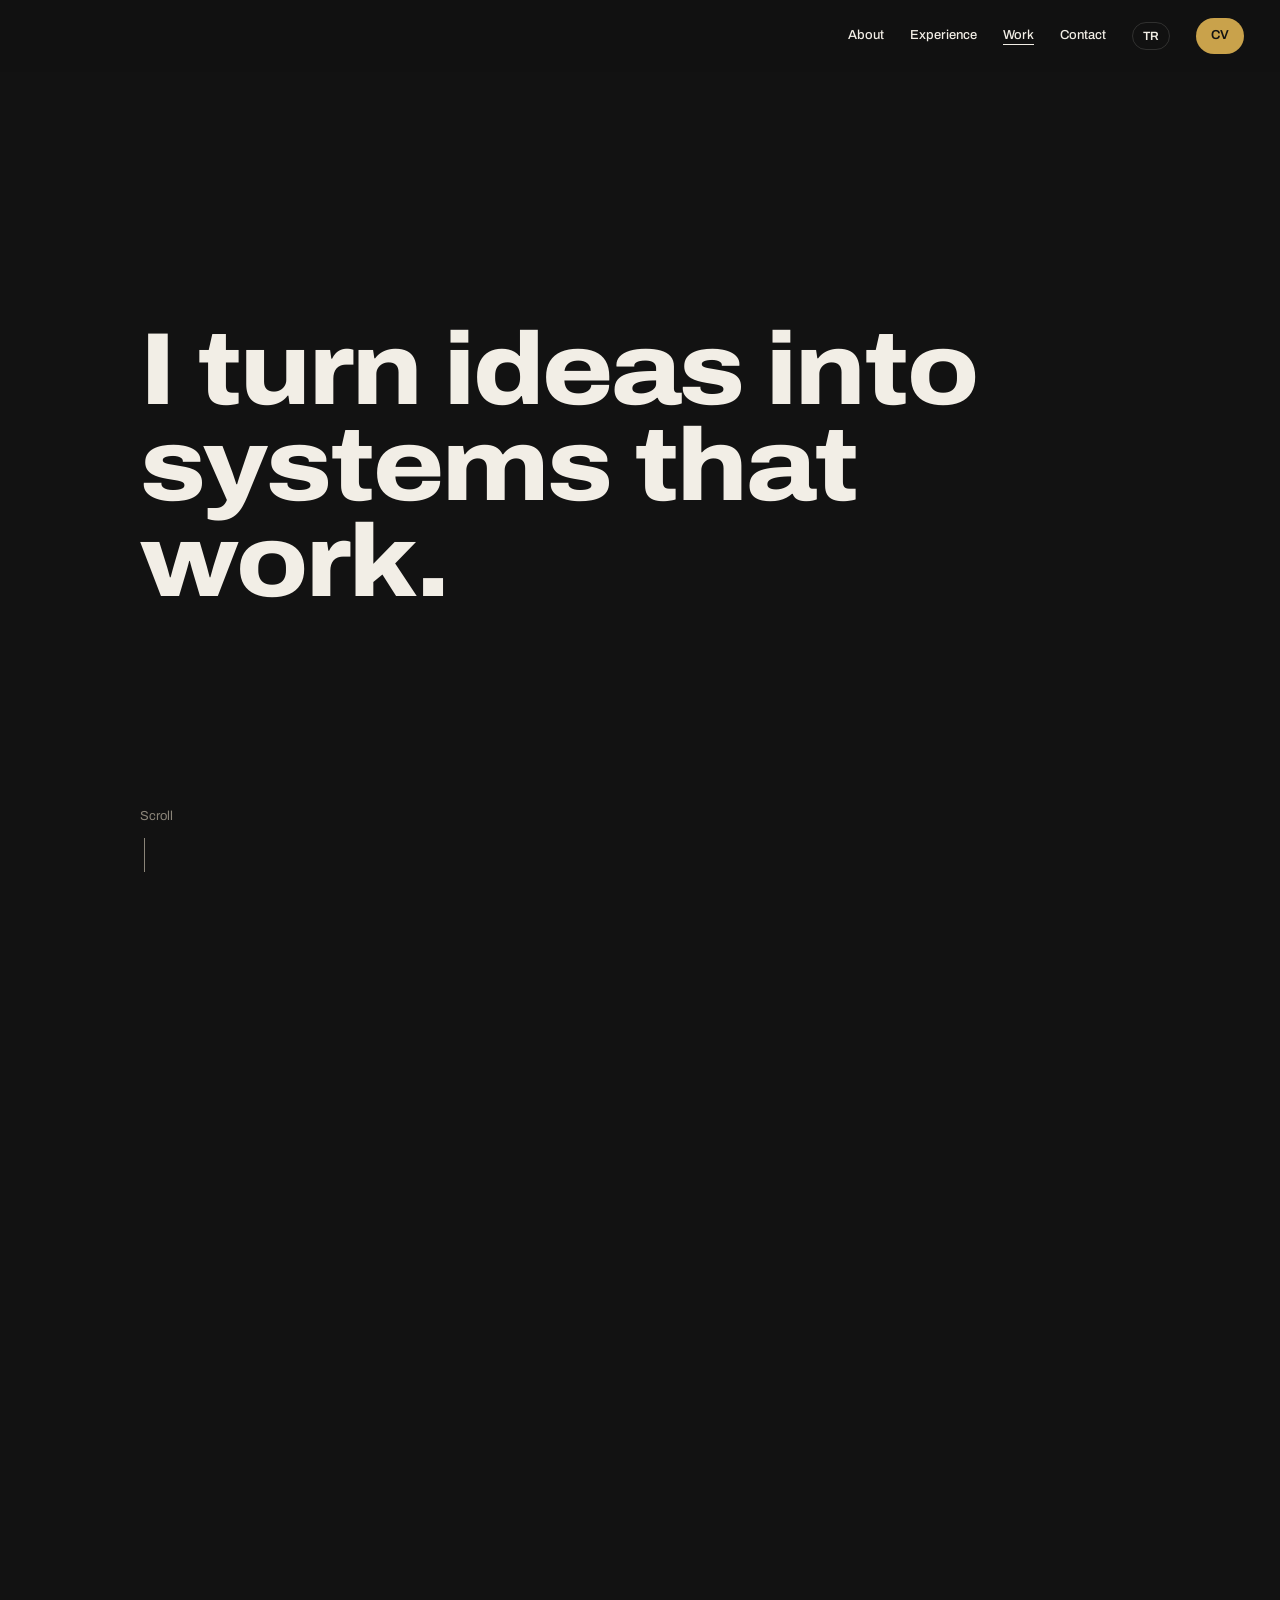
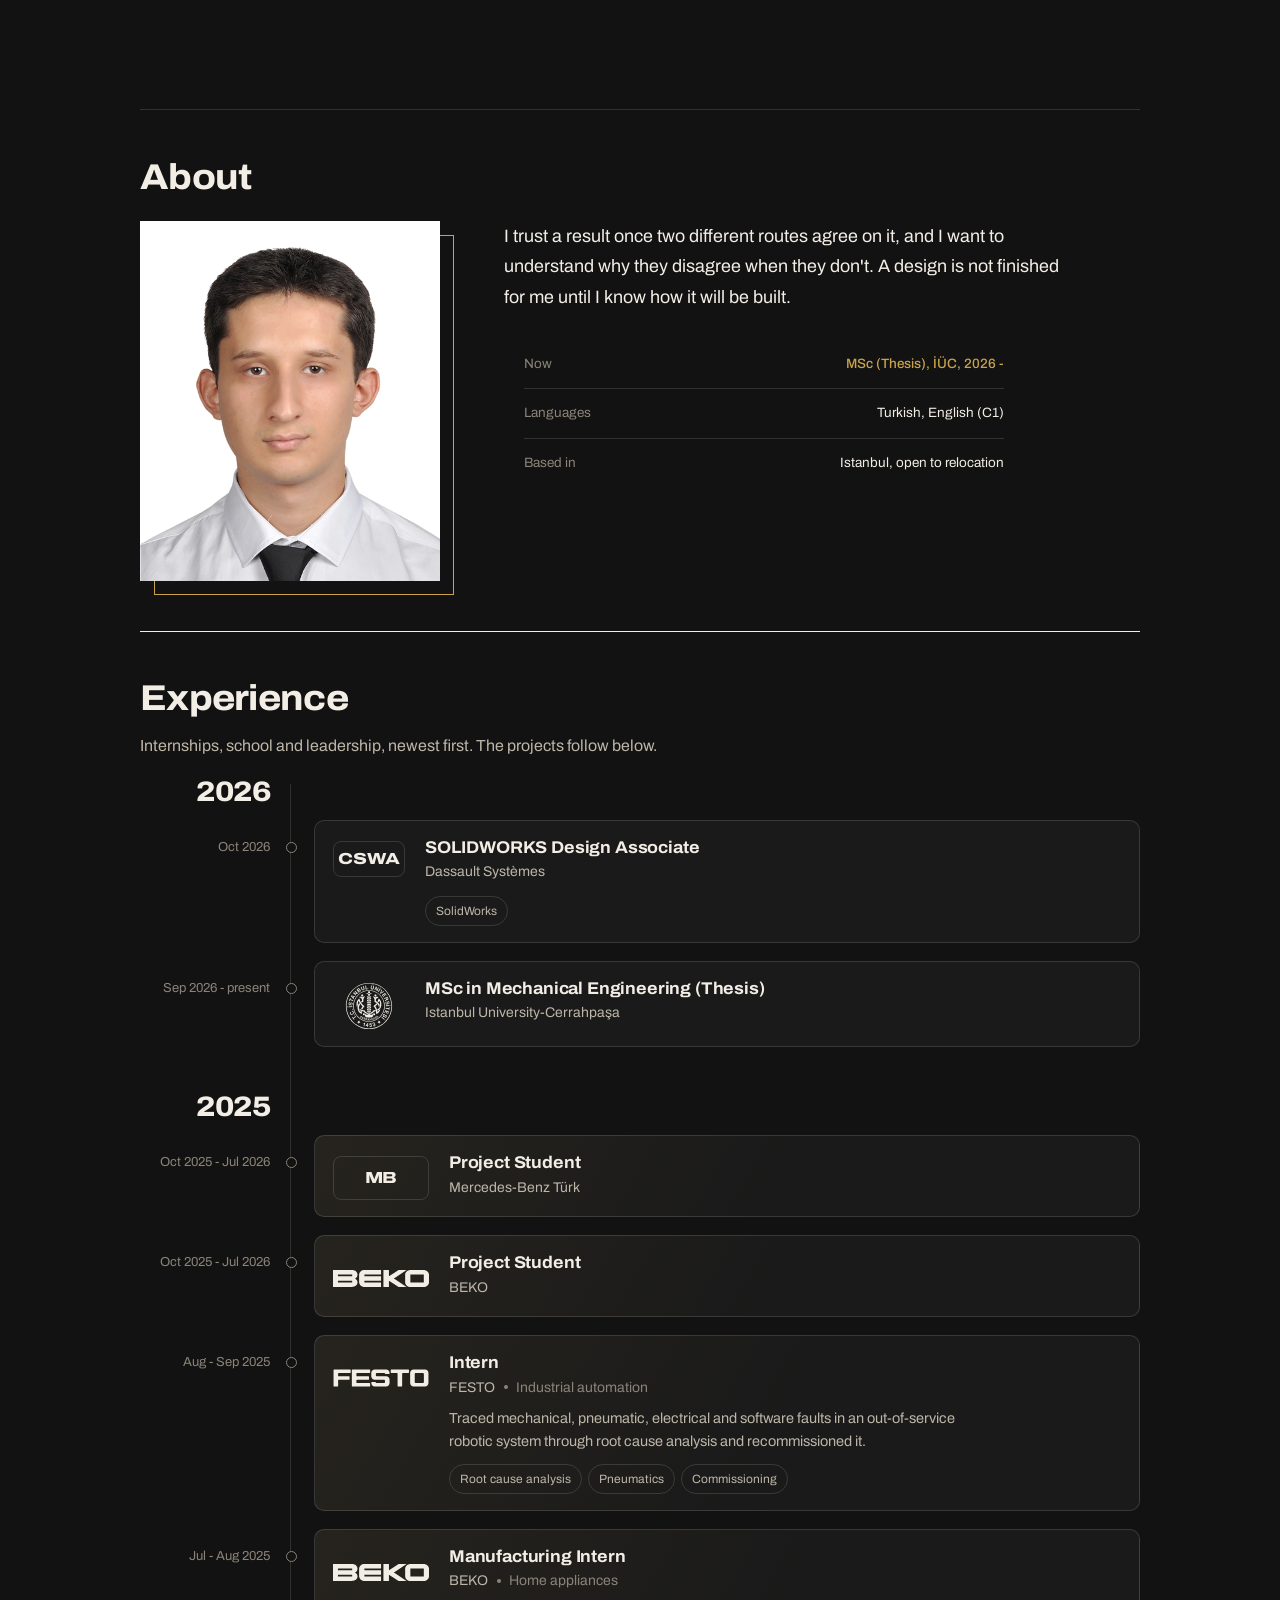
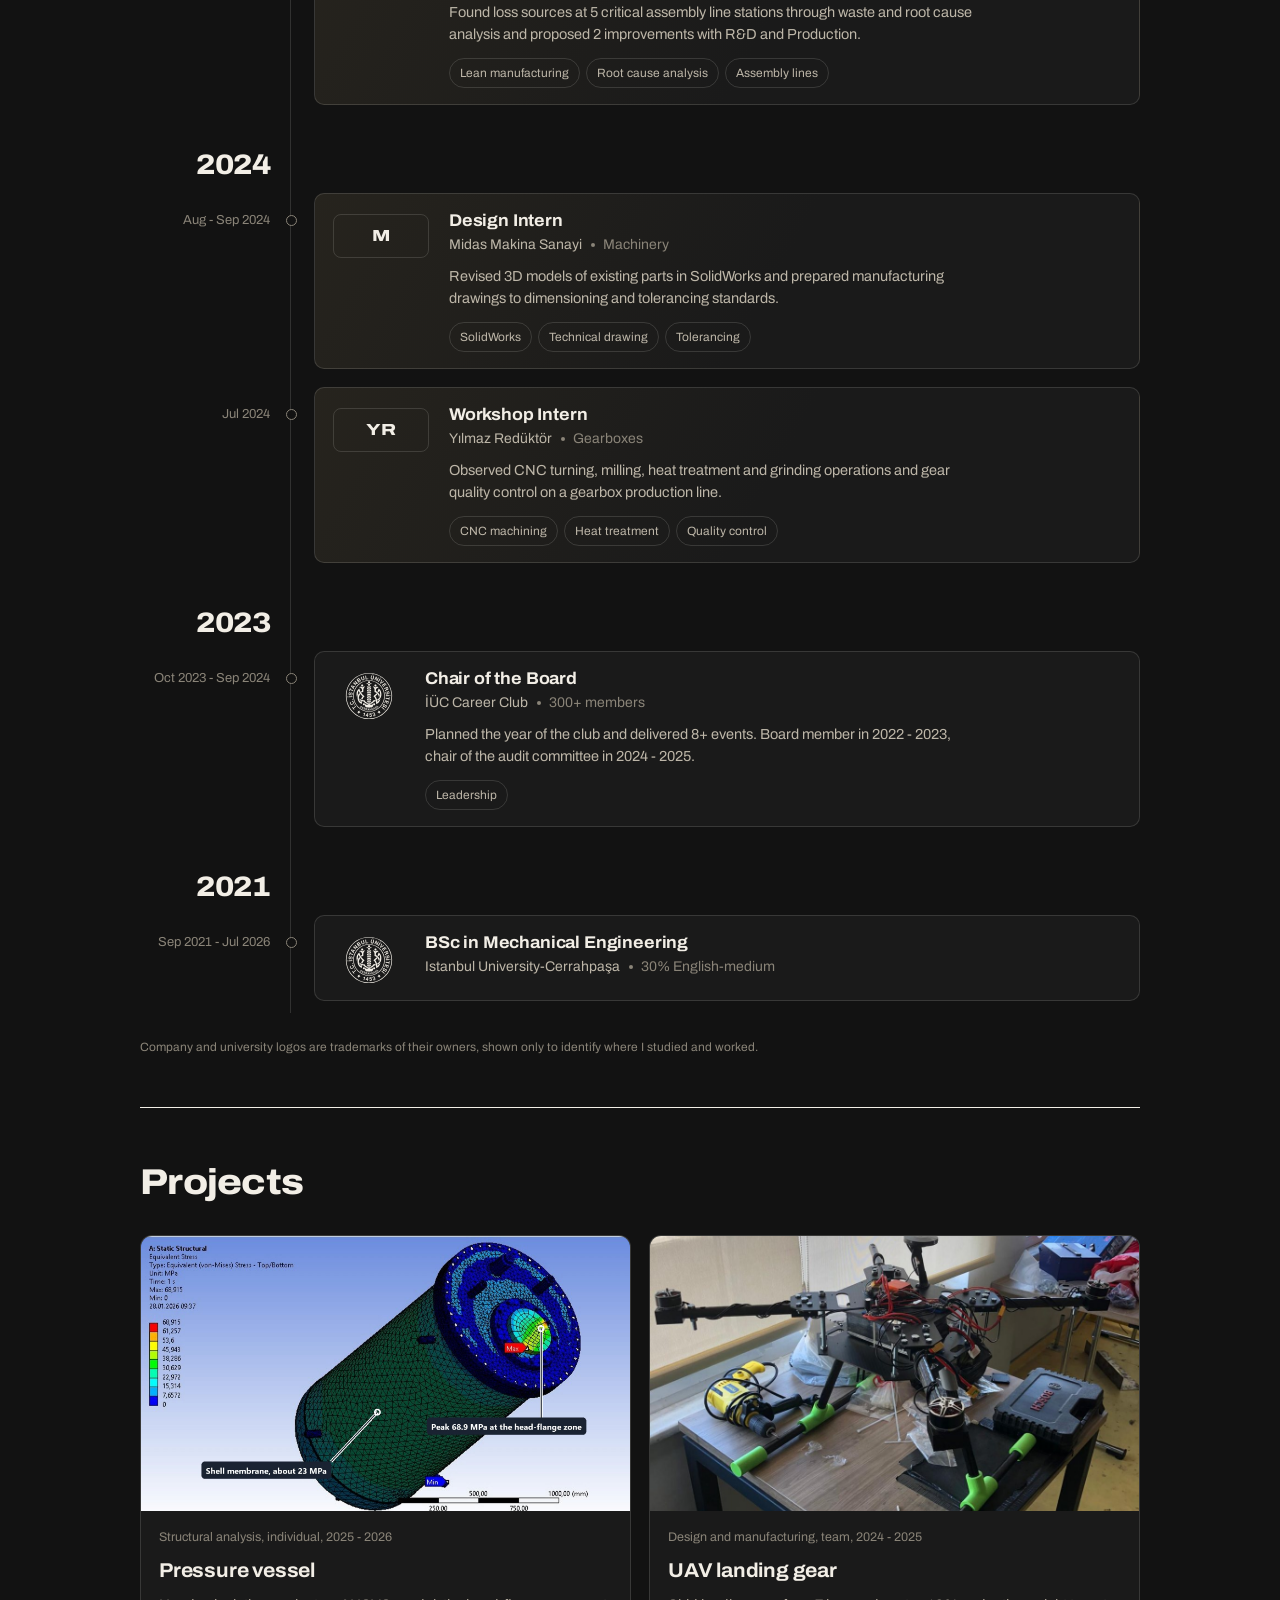
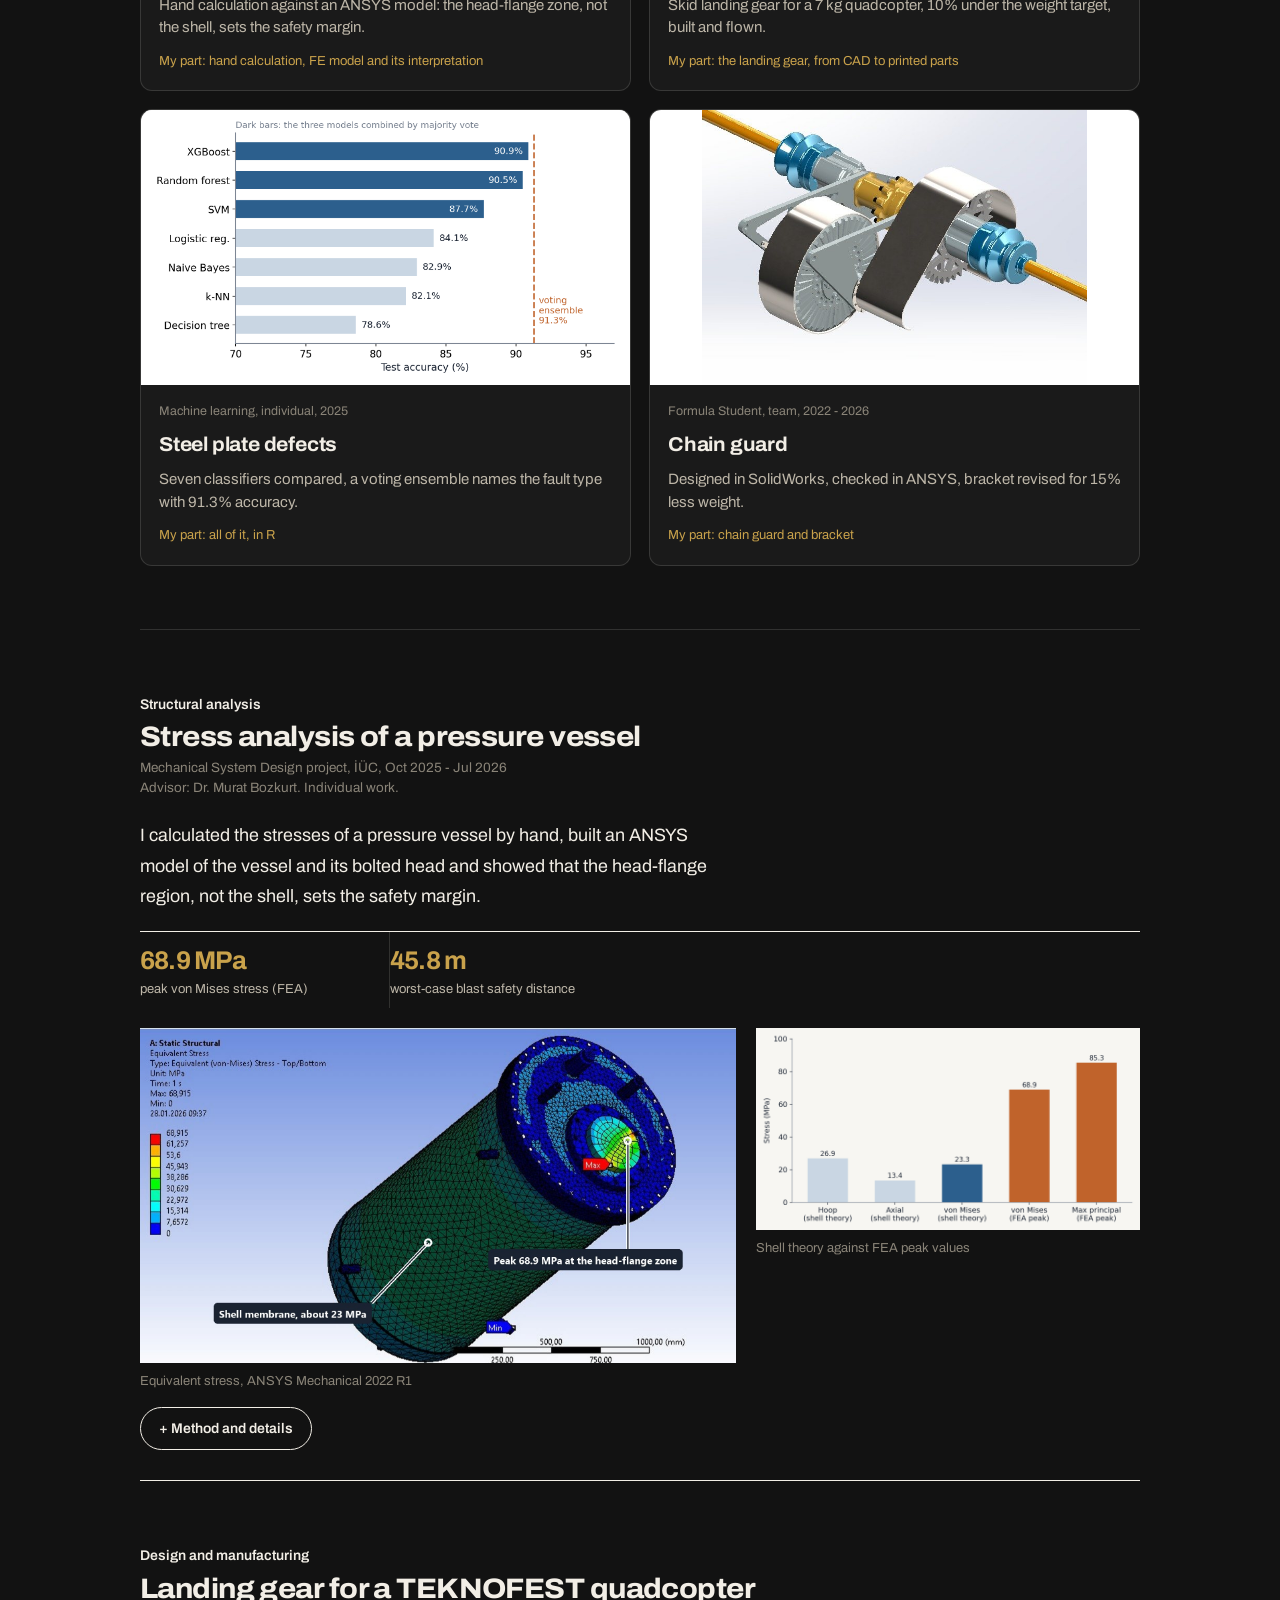
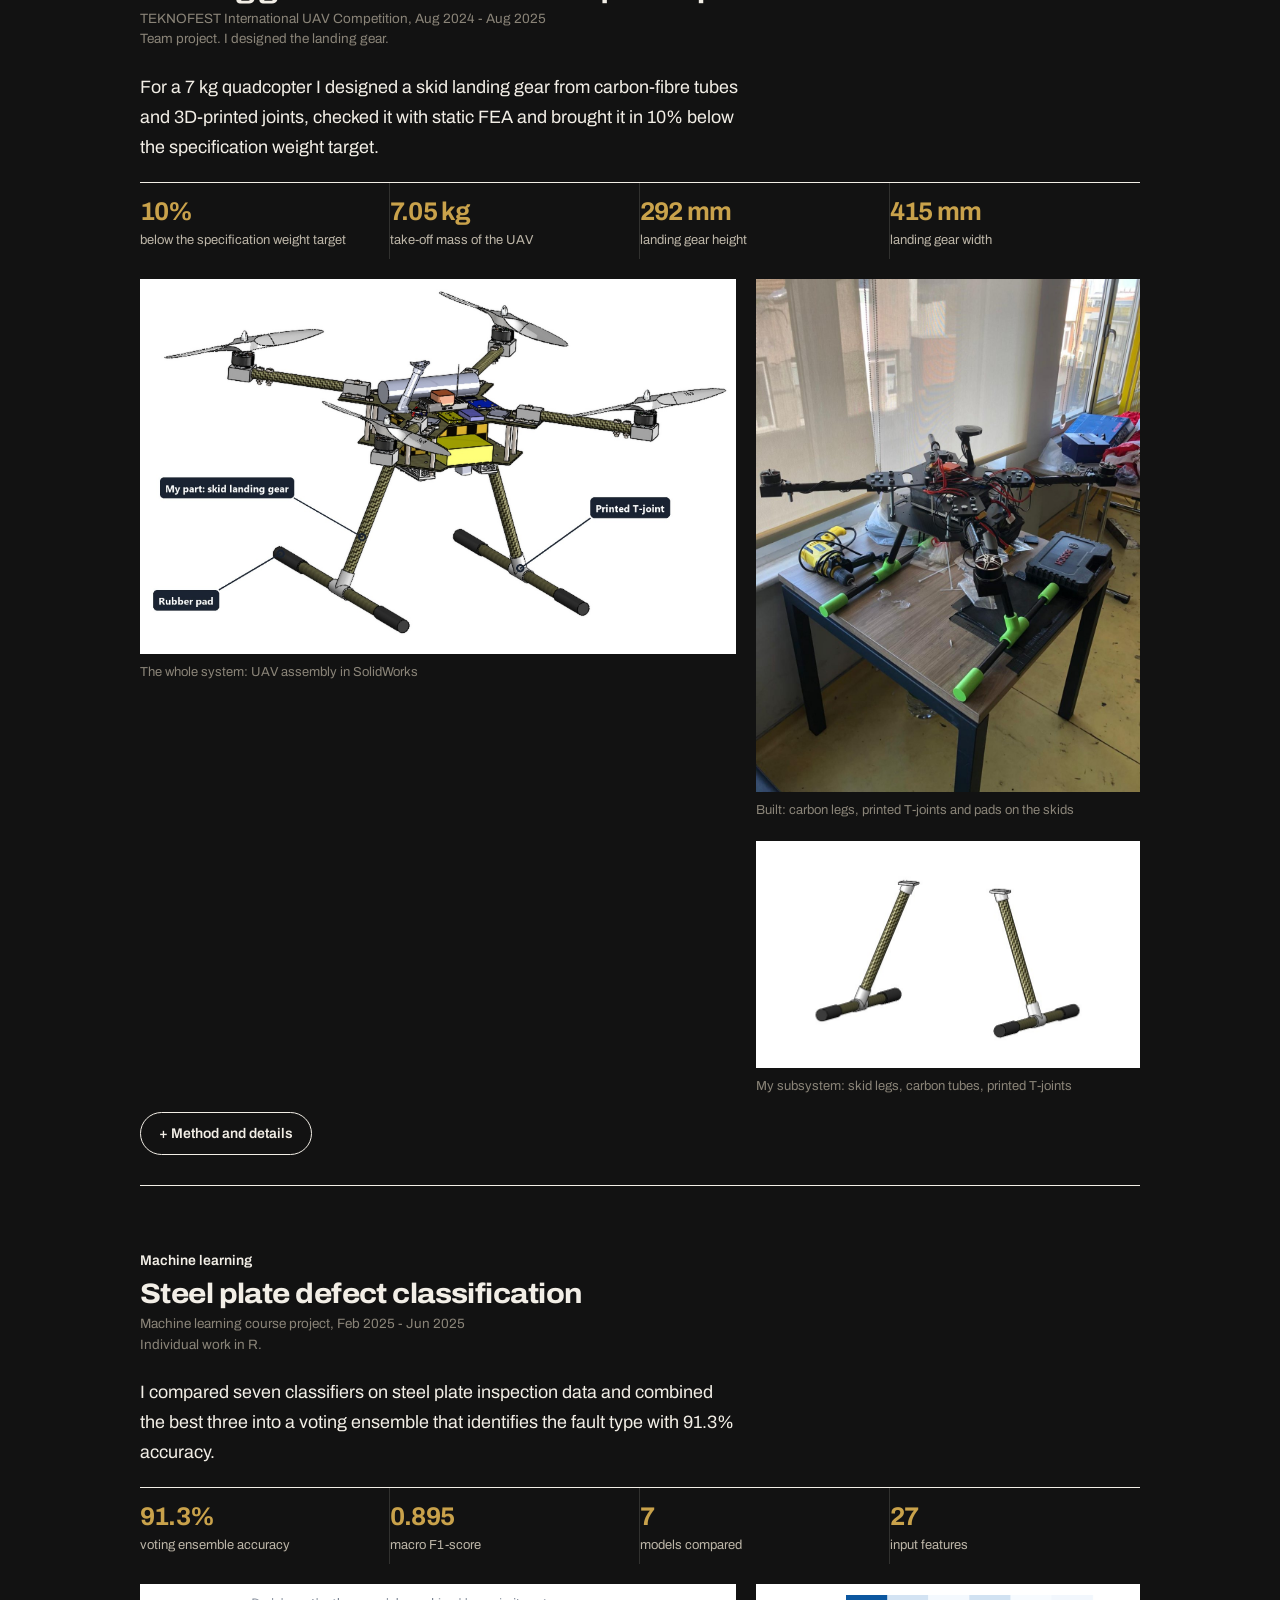
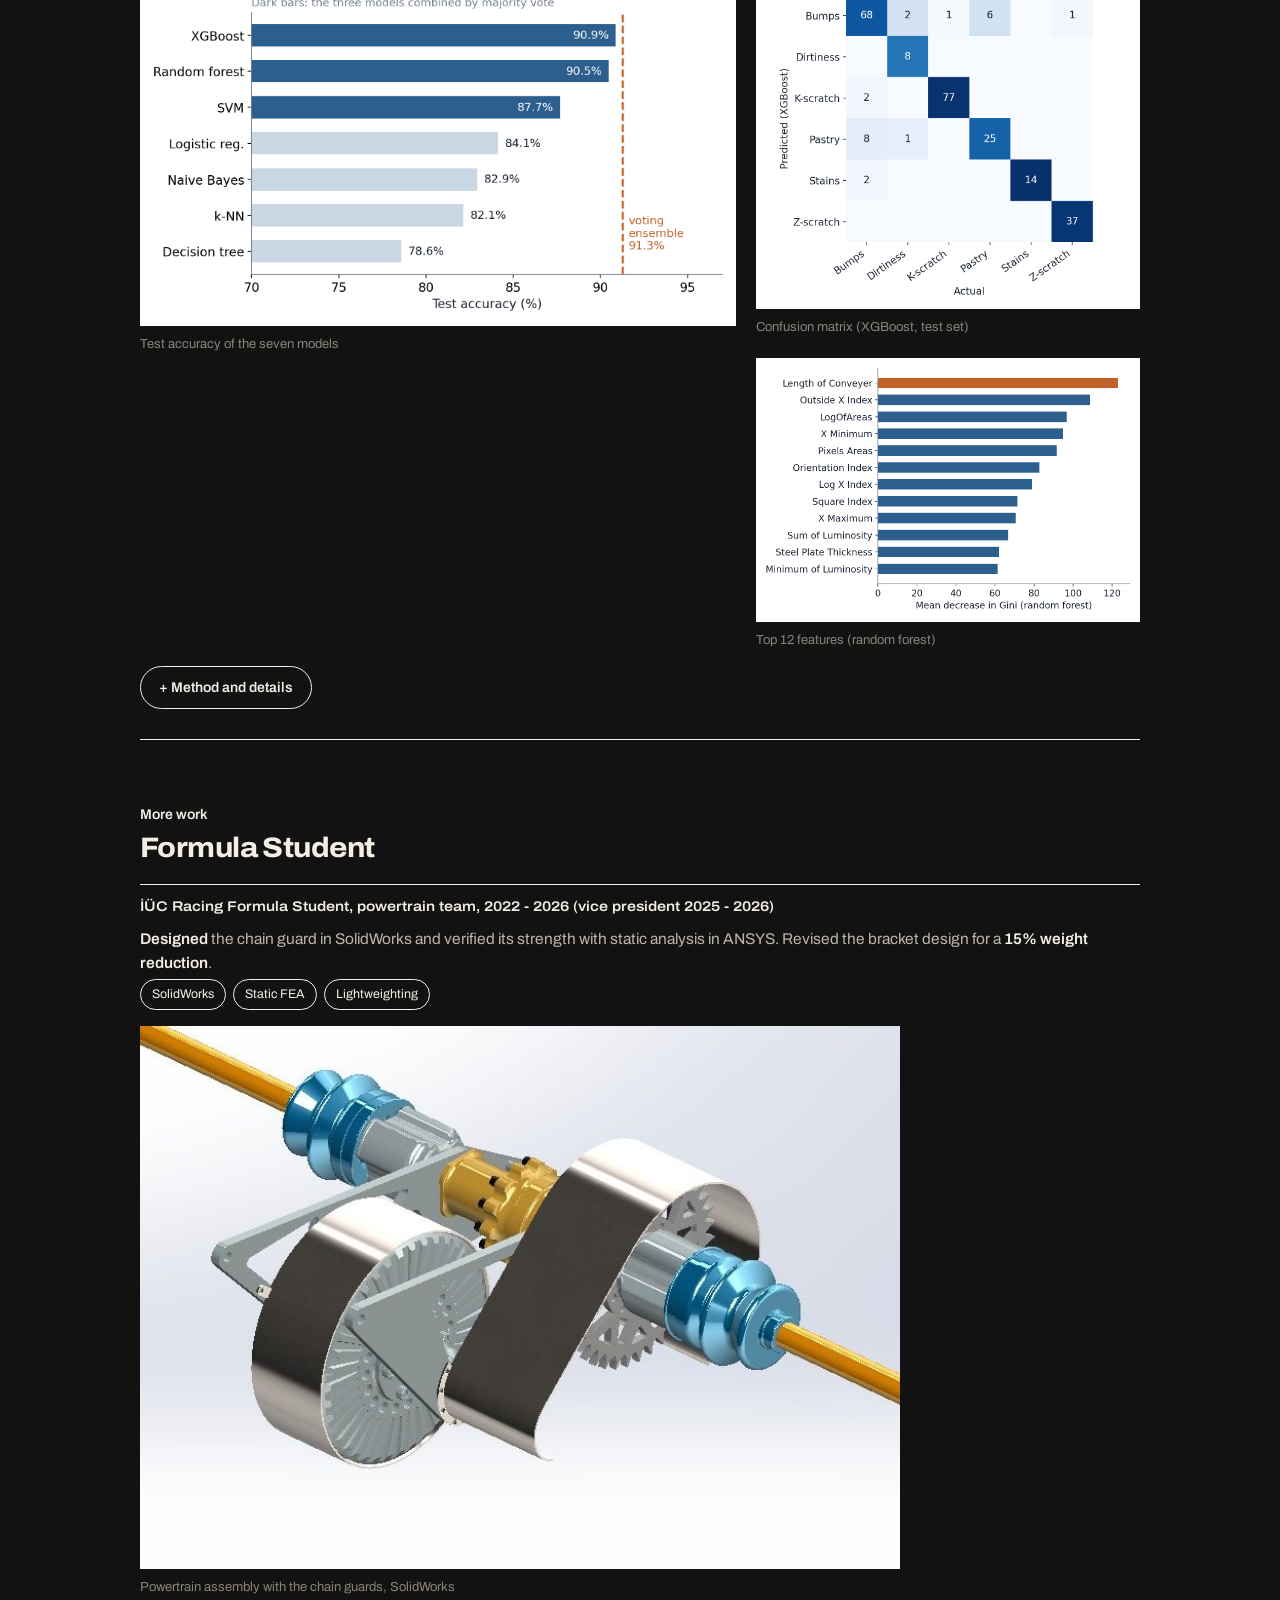
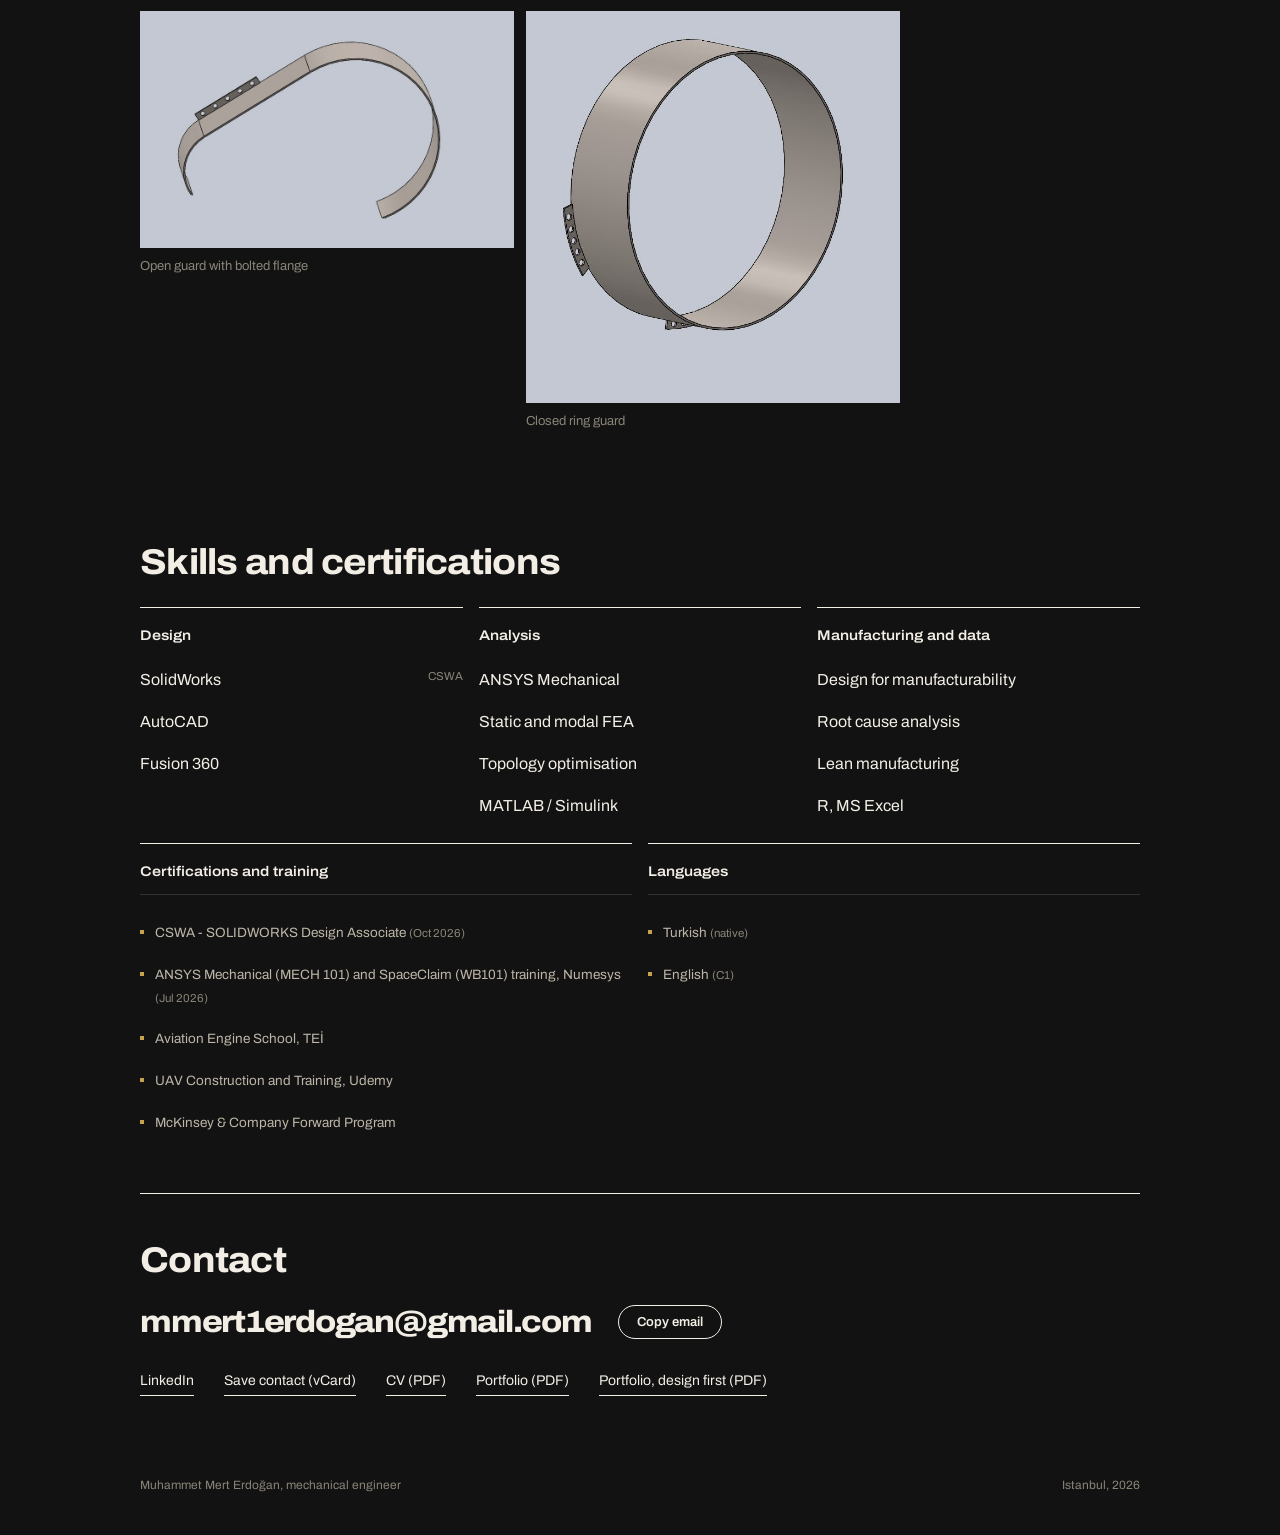
<file: p/formula-student/index.html>
<!doctype html>
<html lang="en">
<head>
<meta charset="UTF-8" />
<title>Formula Student Chain Guard: 15% Weight Reduction · Muhammet Mert Erdoğan</title>
<meta name="description" content="Chain guard designed in SolidWorks and verified with static analysis in ANSYS for the İÜC Racing powertrain." />
<meta property="og:type" content="article" />
<meta property="og:title" content="Formula Student Chain Guard: 15% Weight Reduction" />
<meta property="og:description" content="Chain guard designed in SolidWorks and verified with static analysis in ANSYS for the İÜC Racing powertrain." />
<meta property="og:url" content="https://mmerterdogan.github.io/p/formula-student/" />
<meta property="og:image" content="https://mmerterdogan.github.io/assets/img/fs/powertrain.jpg" />
<link rel="canonical" href="https://mmerterdogan.github.io/p/formula-student/" />
<meta name="robots" content="noindex" />
<meta http-equiv="refresh" content="0; url=/?ref=linkedin#more" />
<script>location.replace('/?ref=linkedin#more');</script>
</head>
<body><p>Opening the project: <a href="/?ref=linkedin#more">mmerterdogan.github.io/#more</a></p></body>
</html>
</file>
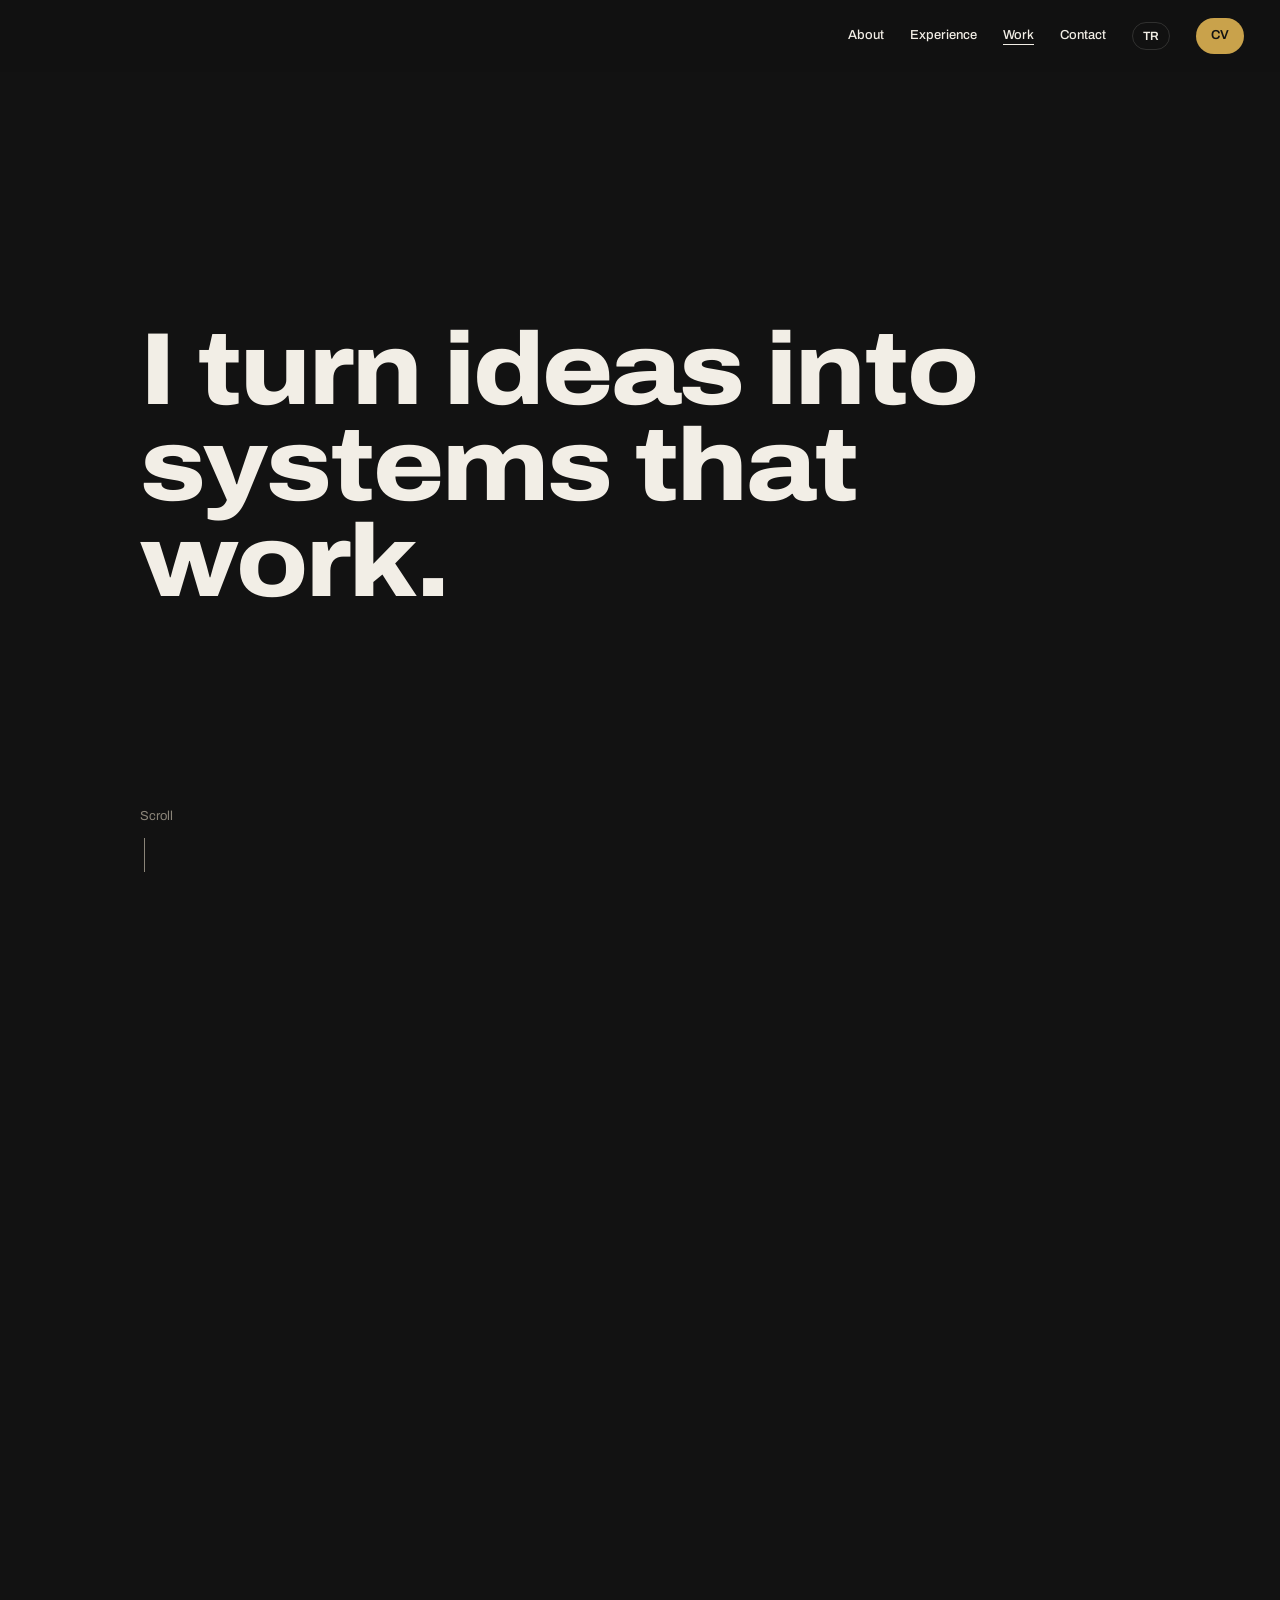
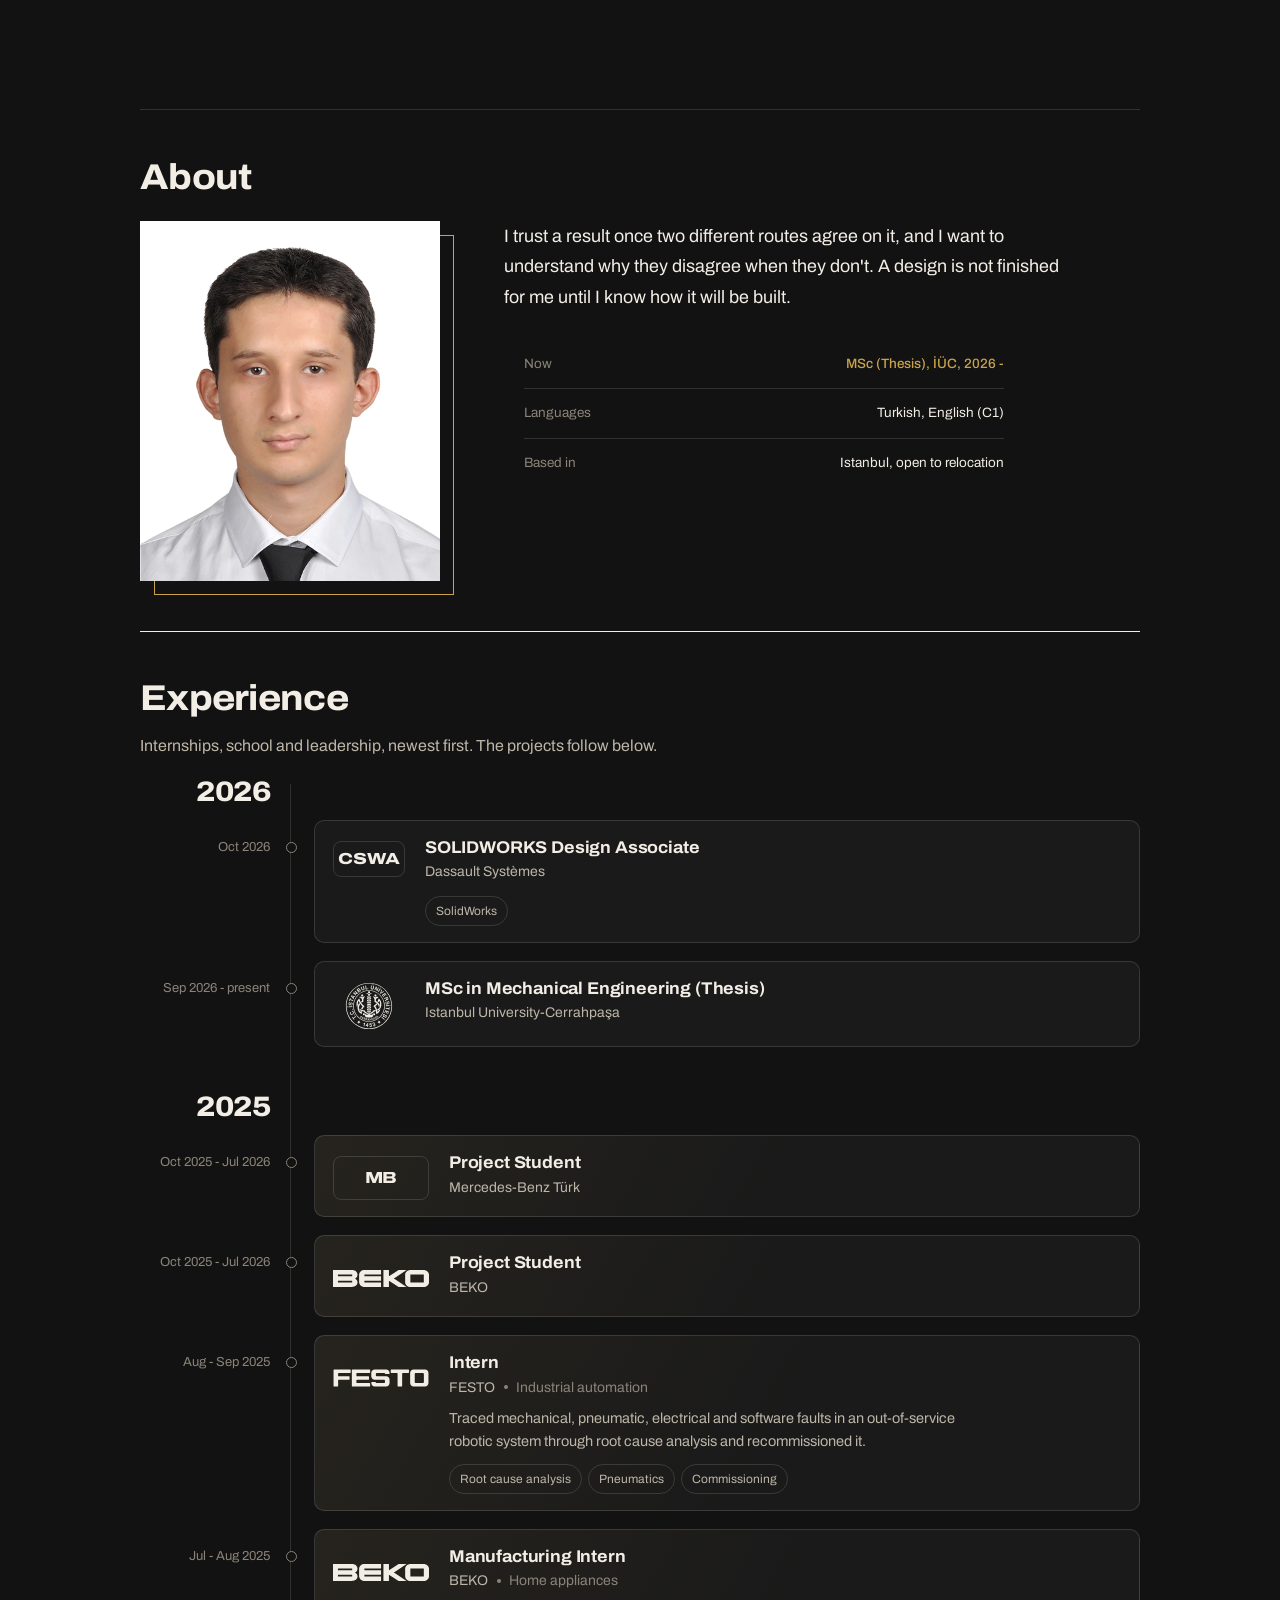
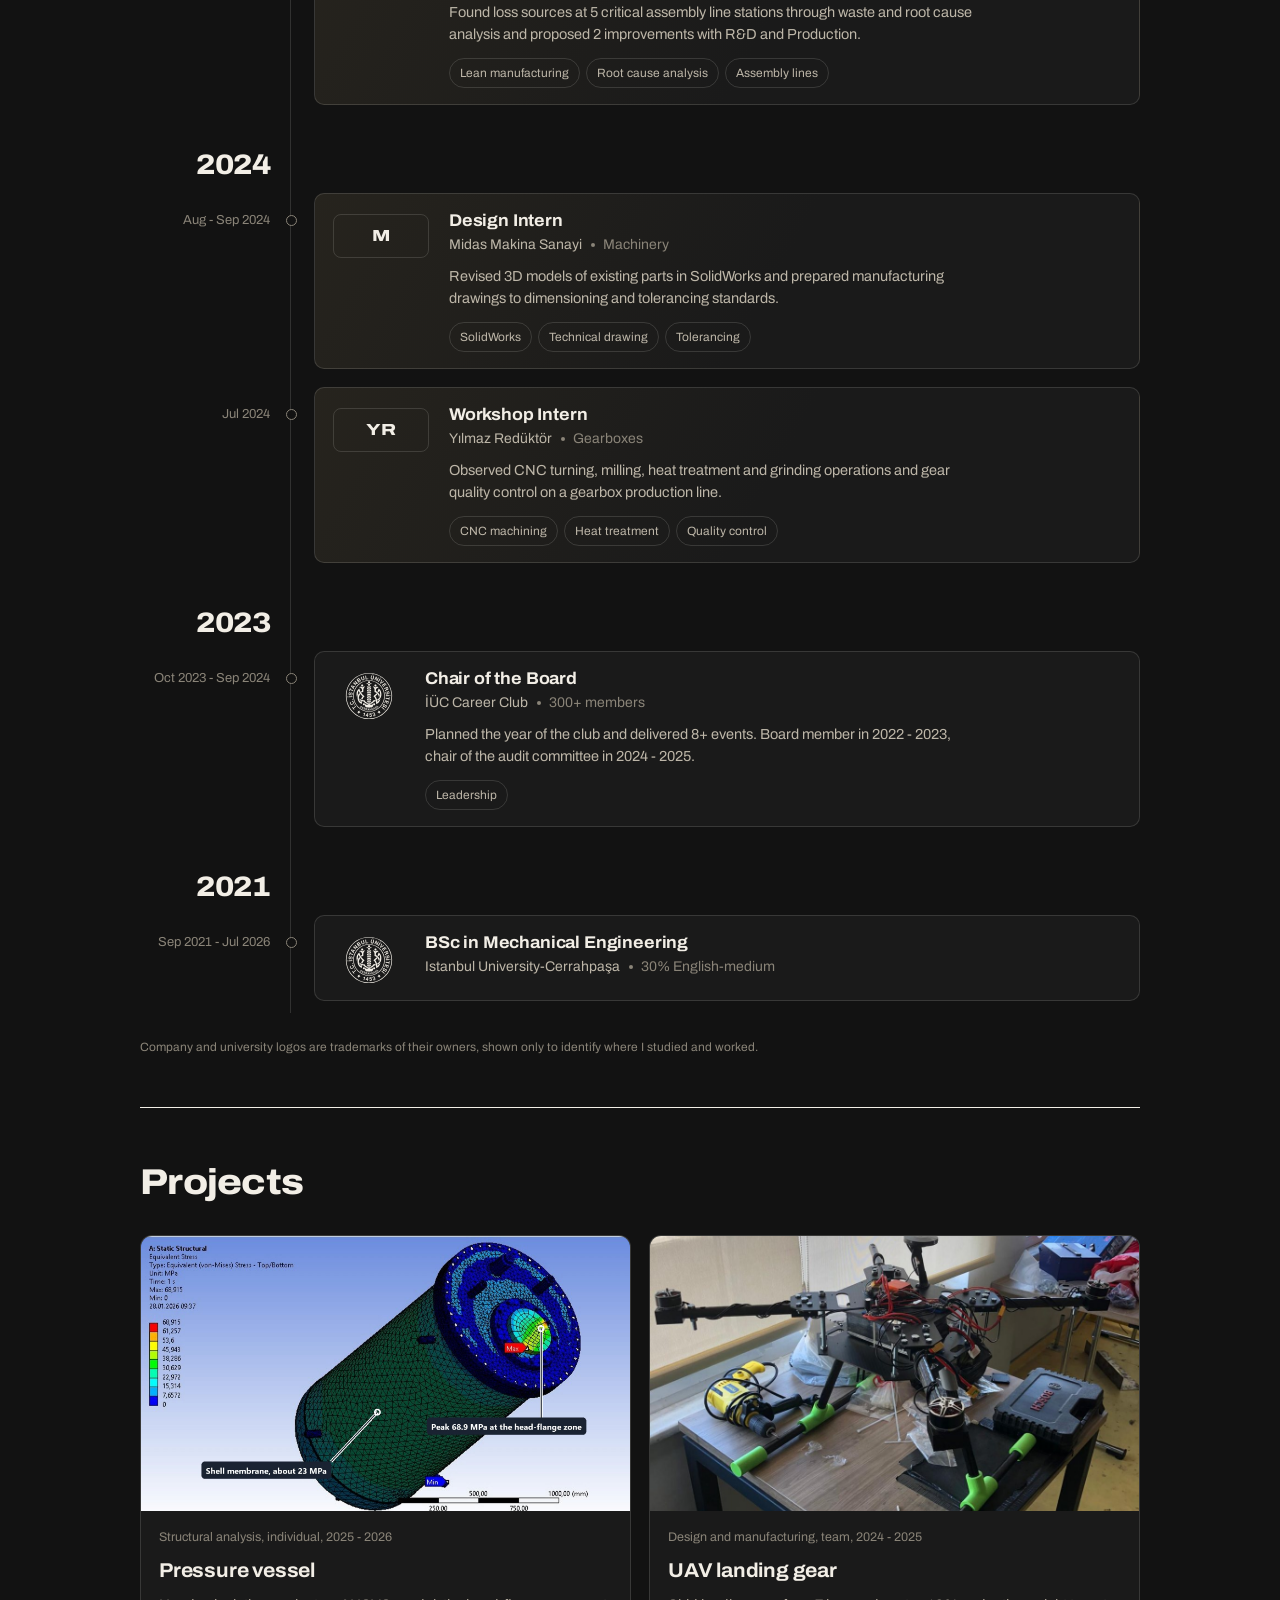
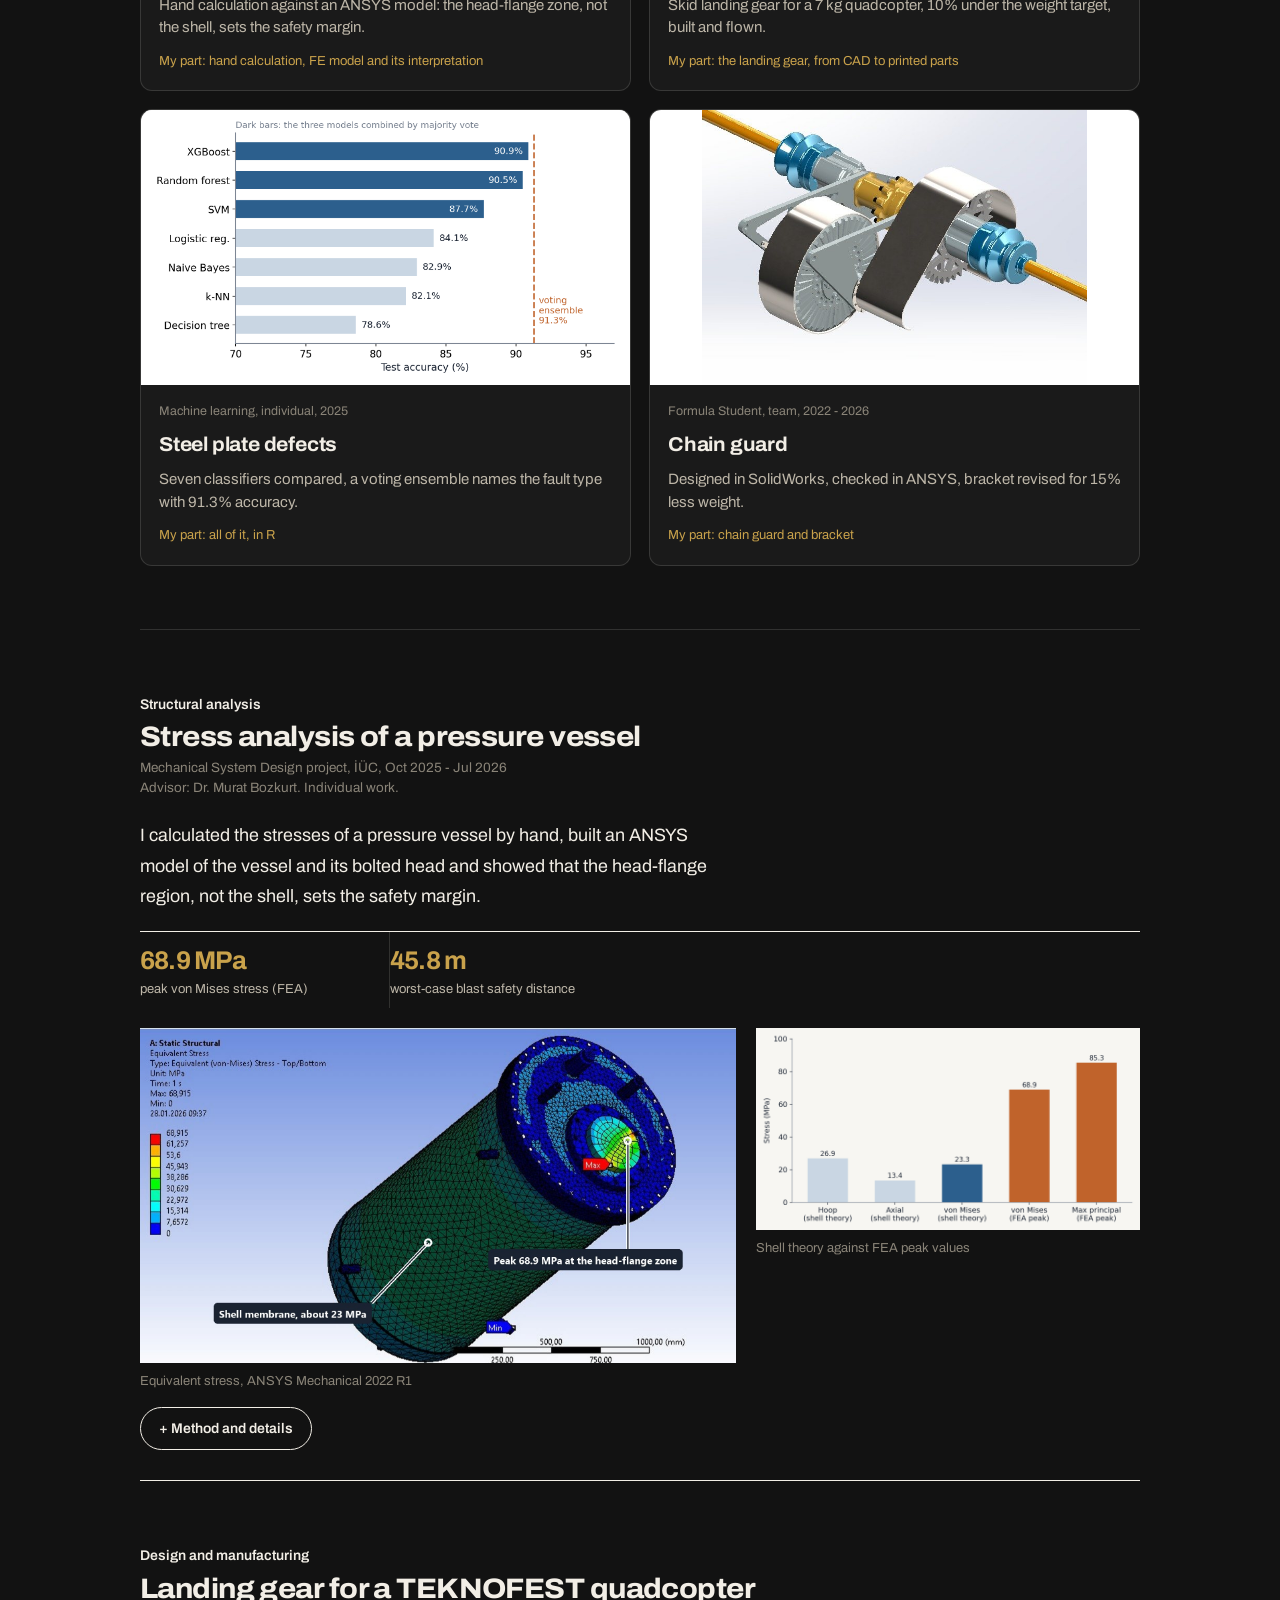
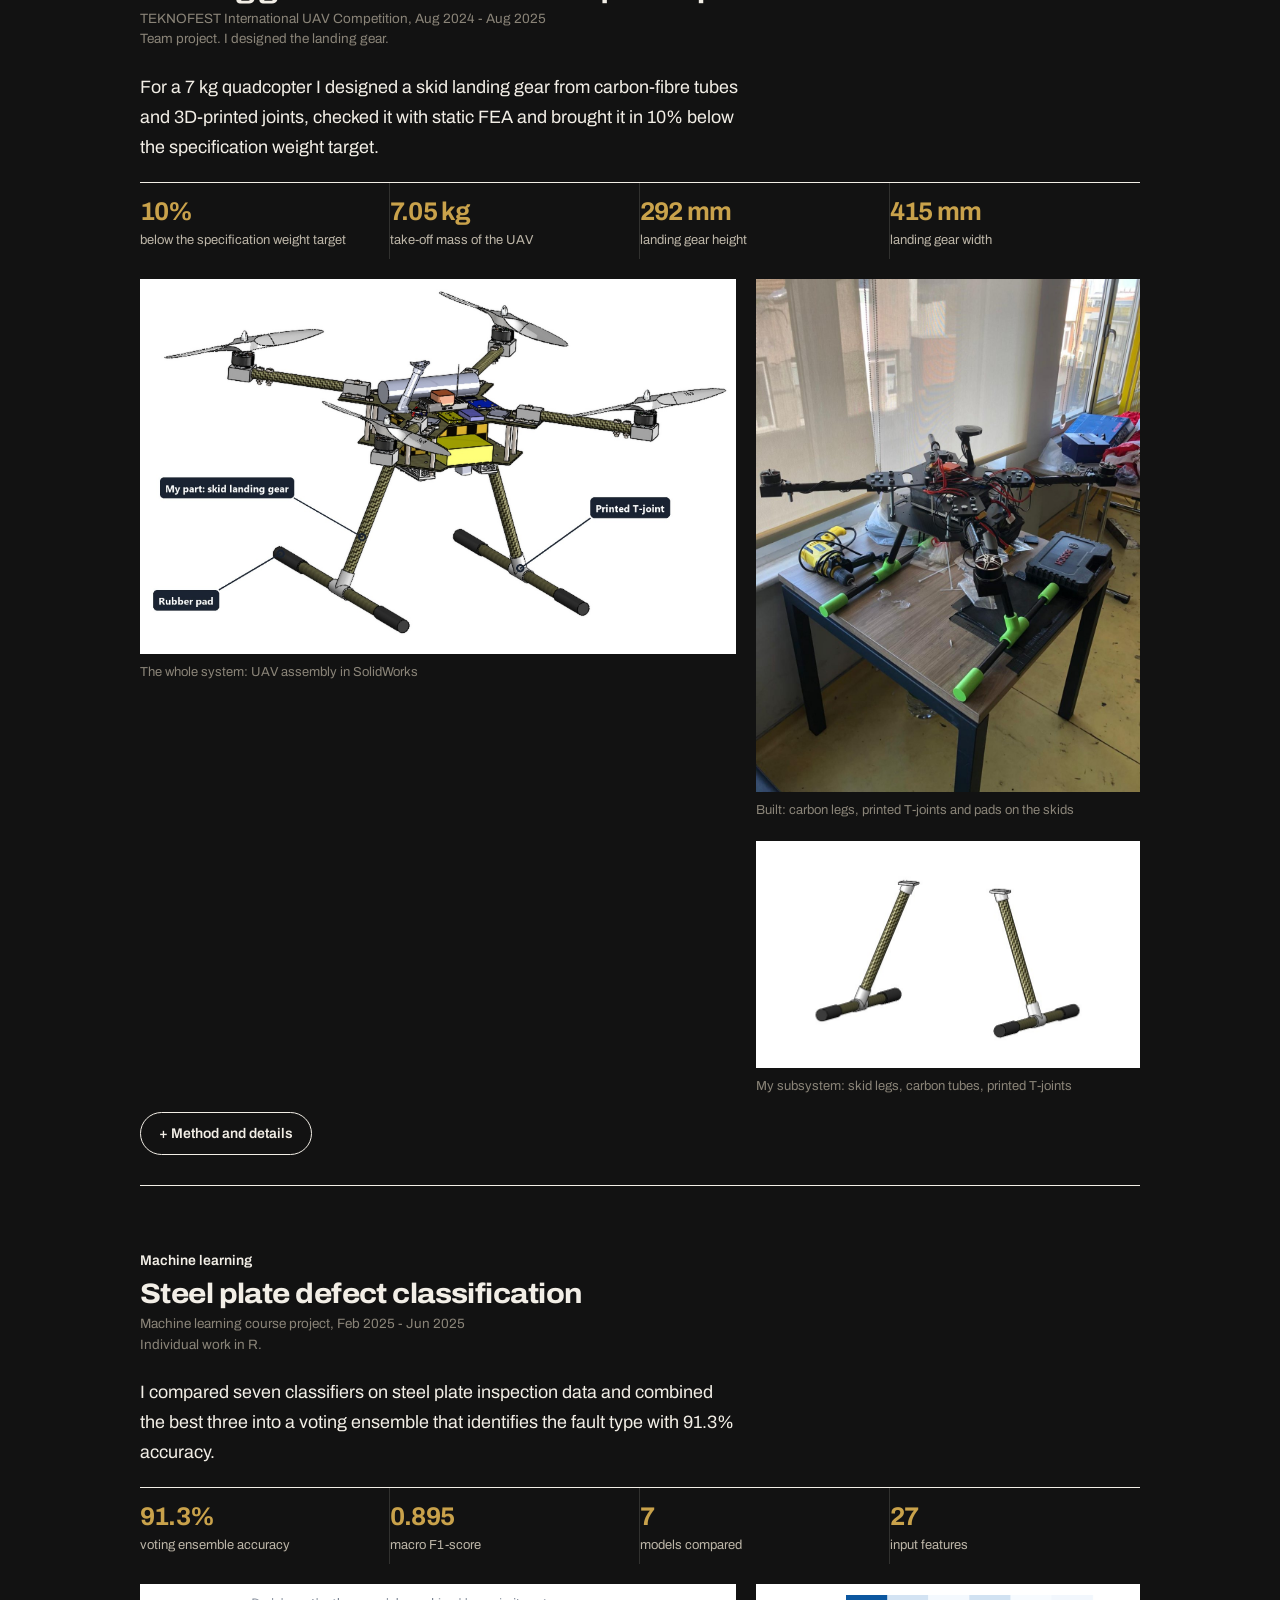
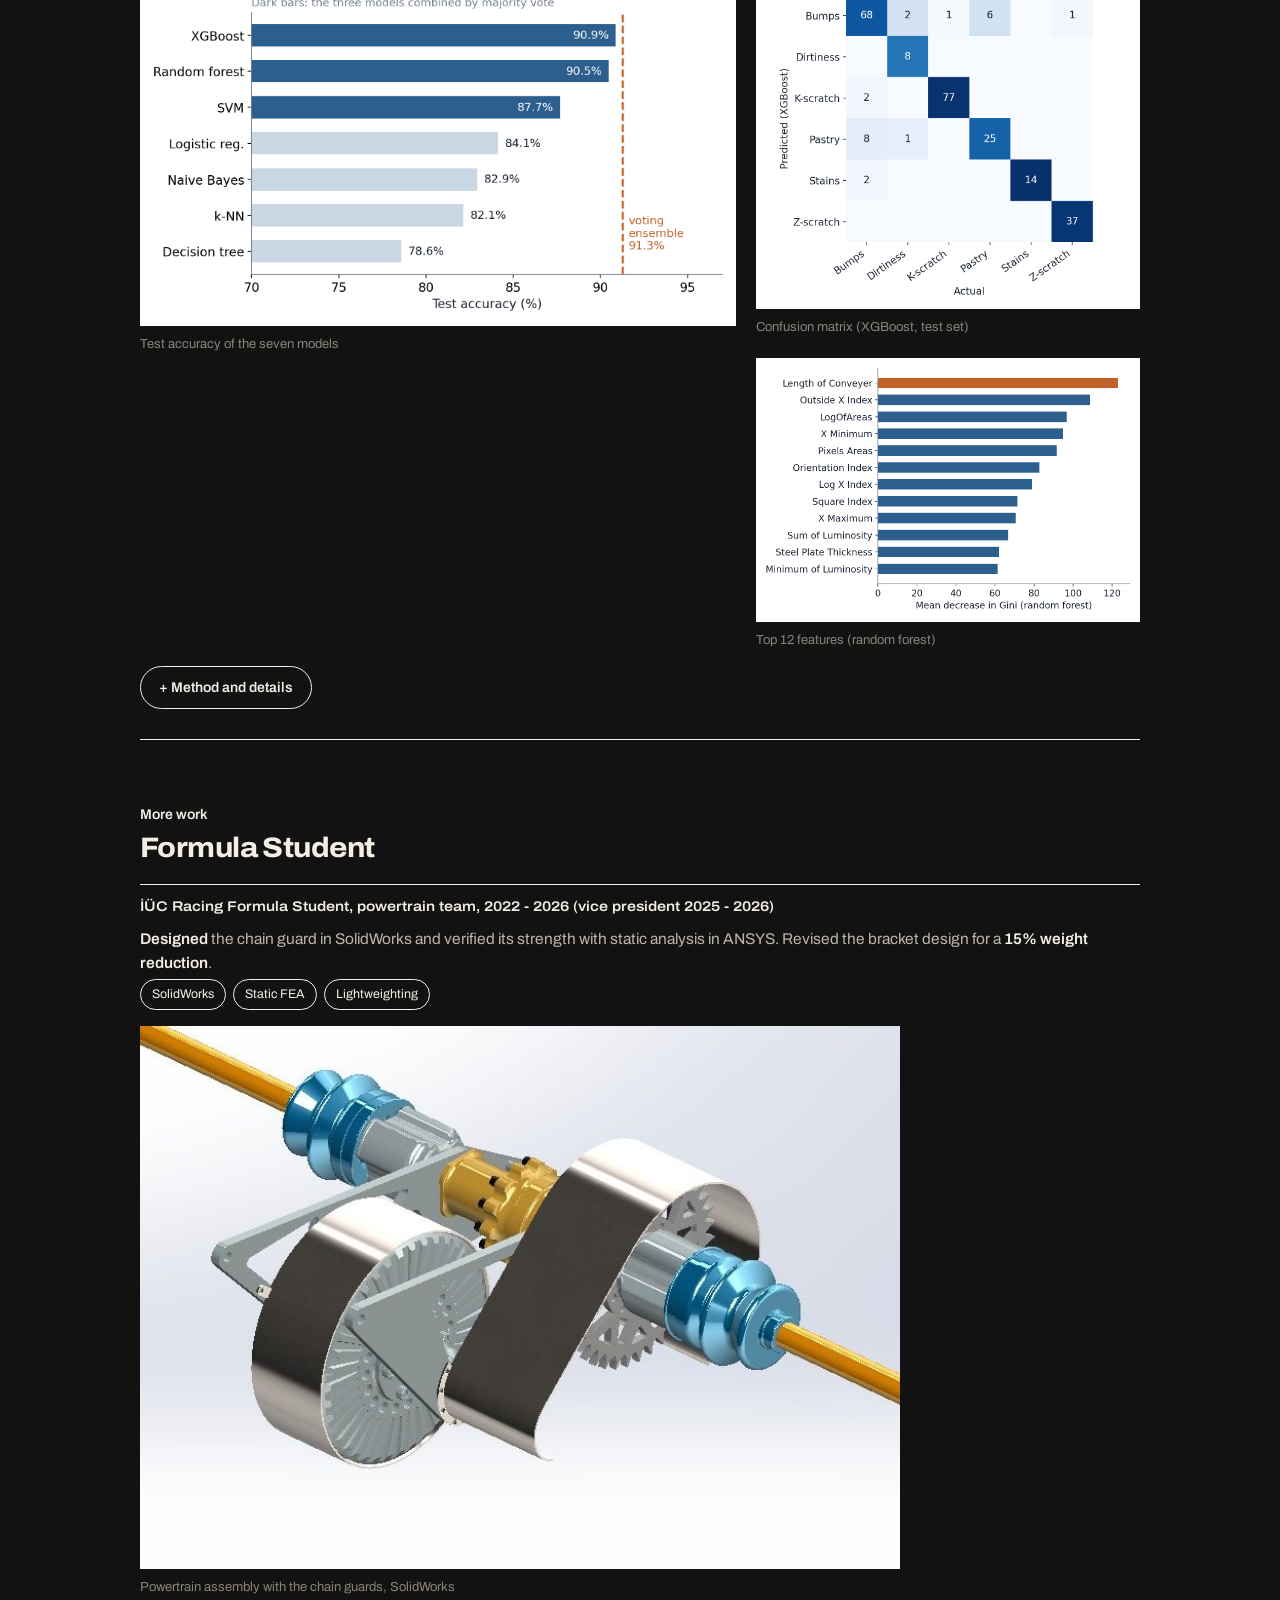
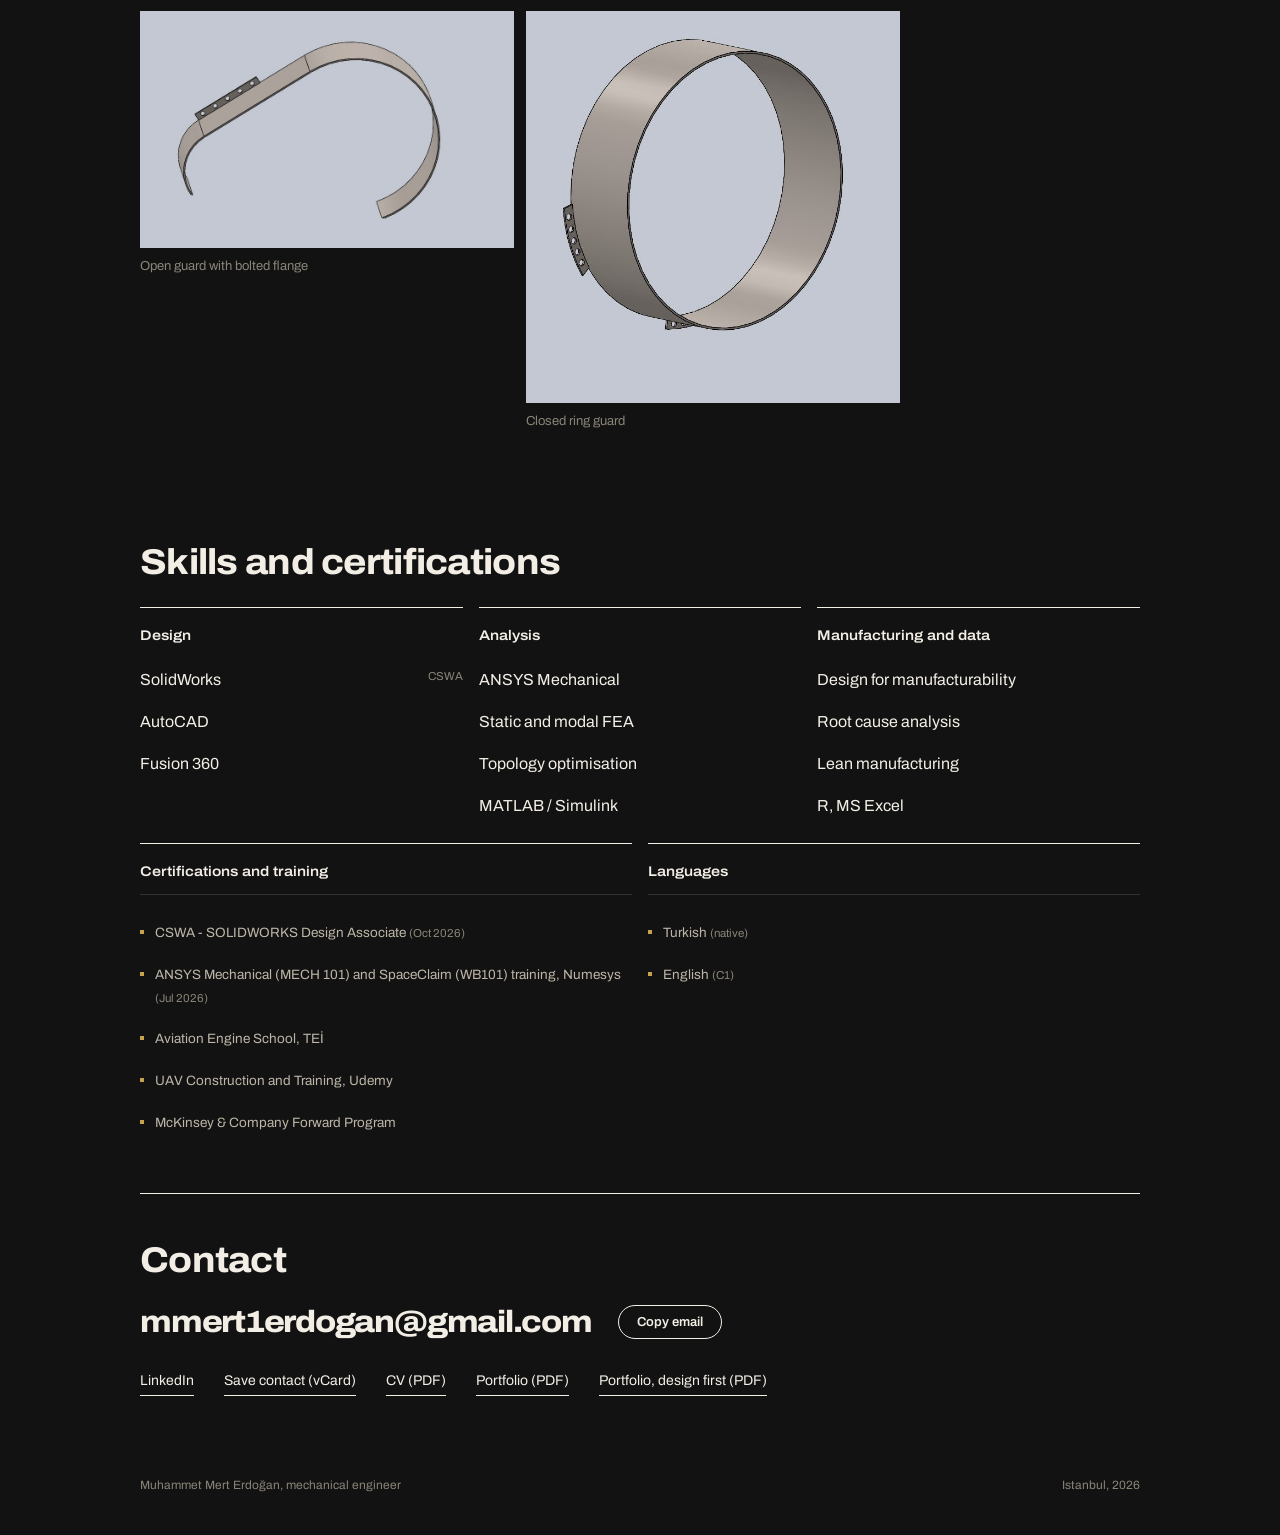
<file: p/pressure-vessel/index.html>
<!doctype html>
<html lang="en">
<head>
<meta charset="UTF-8" />
<title>Pressure Vessel: Shell Theory vs ANSYS · Muhammet Mert Erdoğan</title>
<meta name="description" content="Membrane stresses from shell theory compared with an ANSYS model. Head and flange discontinuities govern the design." />
<meta property="og:type" content="article" />
<meta property="og:title" content="Pressure Vessel: Shell Theory vs ANSYS" />
<meta property="og:description" content="Membrane stresses from shell theory compared with an ANSYS model. Head and flange discontinuities govern the design." />
<meta property="og:url" content="https://mmerterdogan.github.io/p/pressure-vessel/" />
<meta property="og:image" content="https://mmerterdogan.github.io/assets/img/pressure-vessel/von-mises.jpg" />
<link rel="canonical" href="https://mmerterdogan.github.io/p/pressure-vessel/" />
<meta name="robots" content="noindex" />
<meta http-equiv="refresh" content="0; url=/?ref=linkedin#pressure-vessel" />
<script>location.replace('/?ref=linkedin#pressure-vessel');</script>
</head>
<body><p>Opening the project: <a href="/?ref=linkedin#pressure-vessel">mmerterdogan.github.io/#pressure-vessel</a></p></body>
</html>
</file>
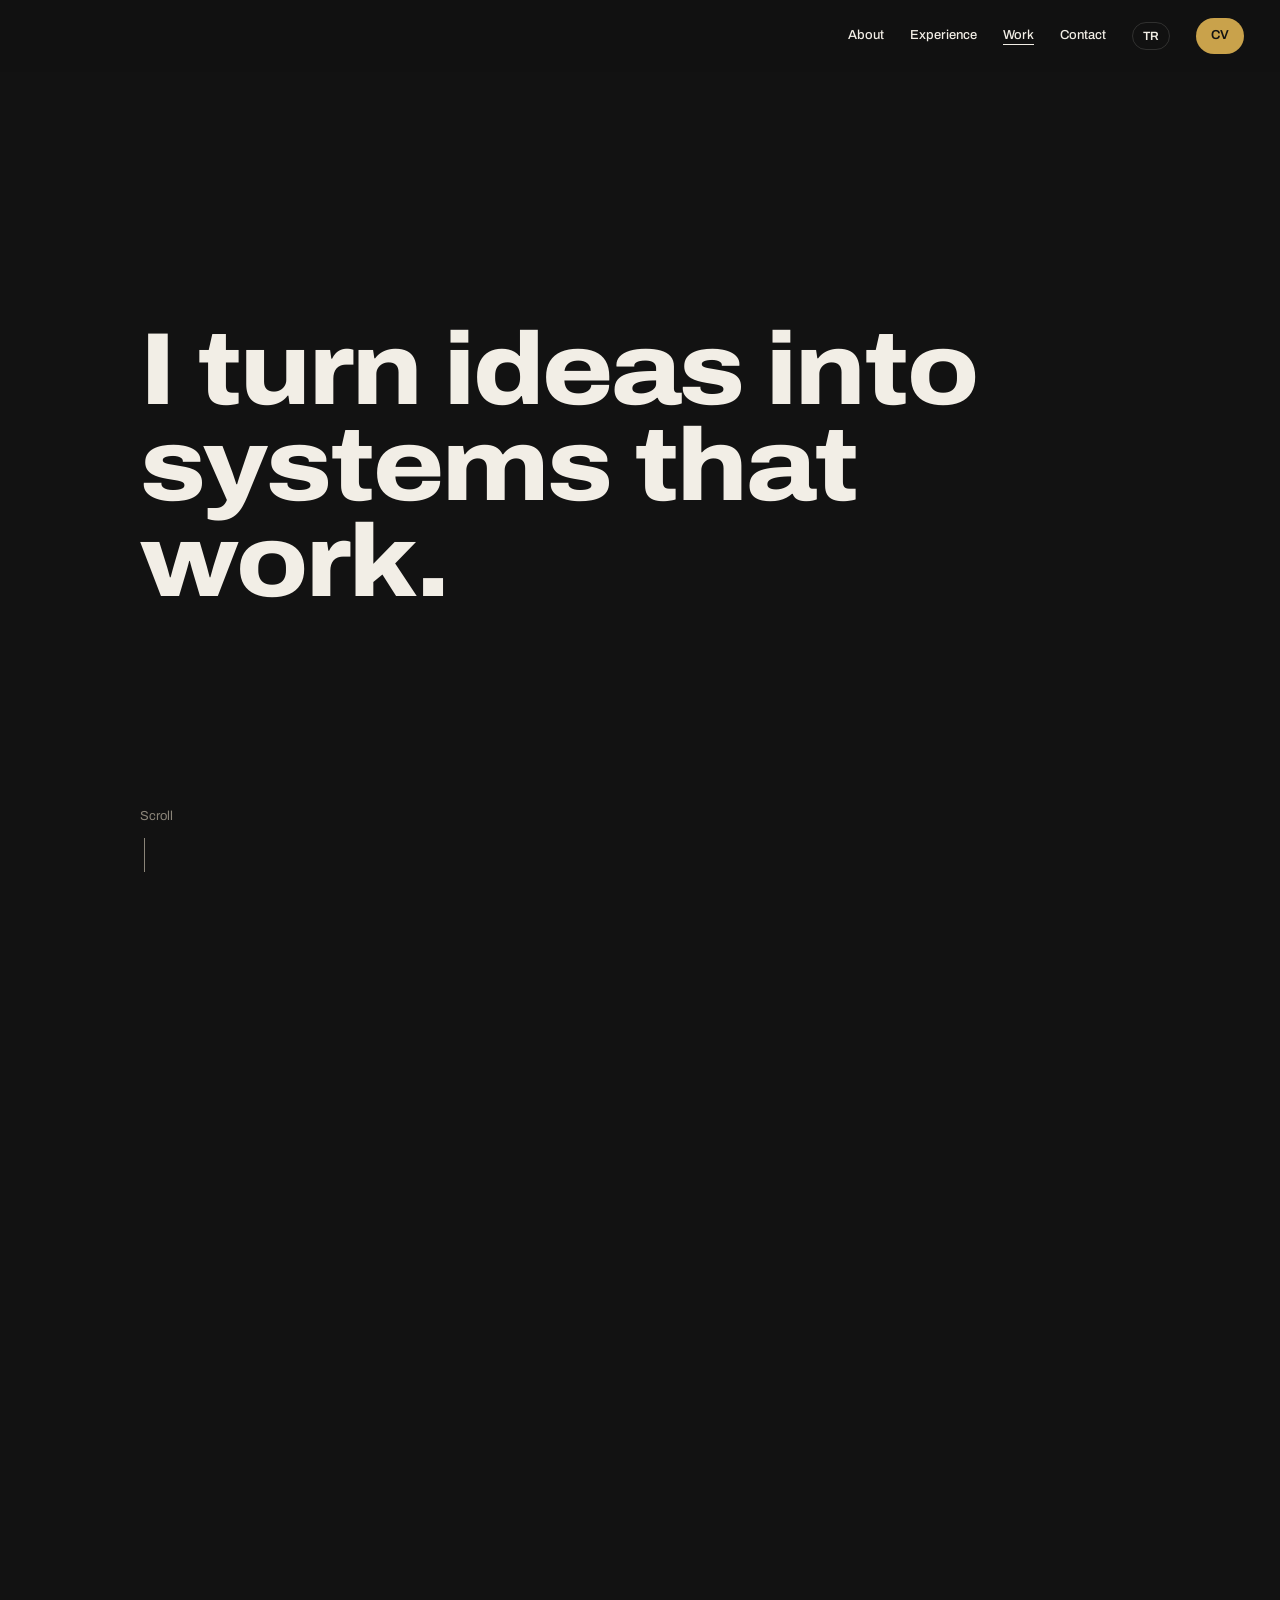
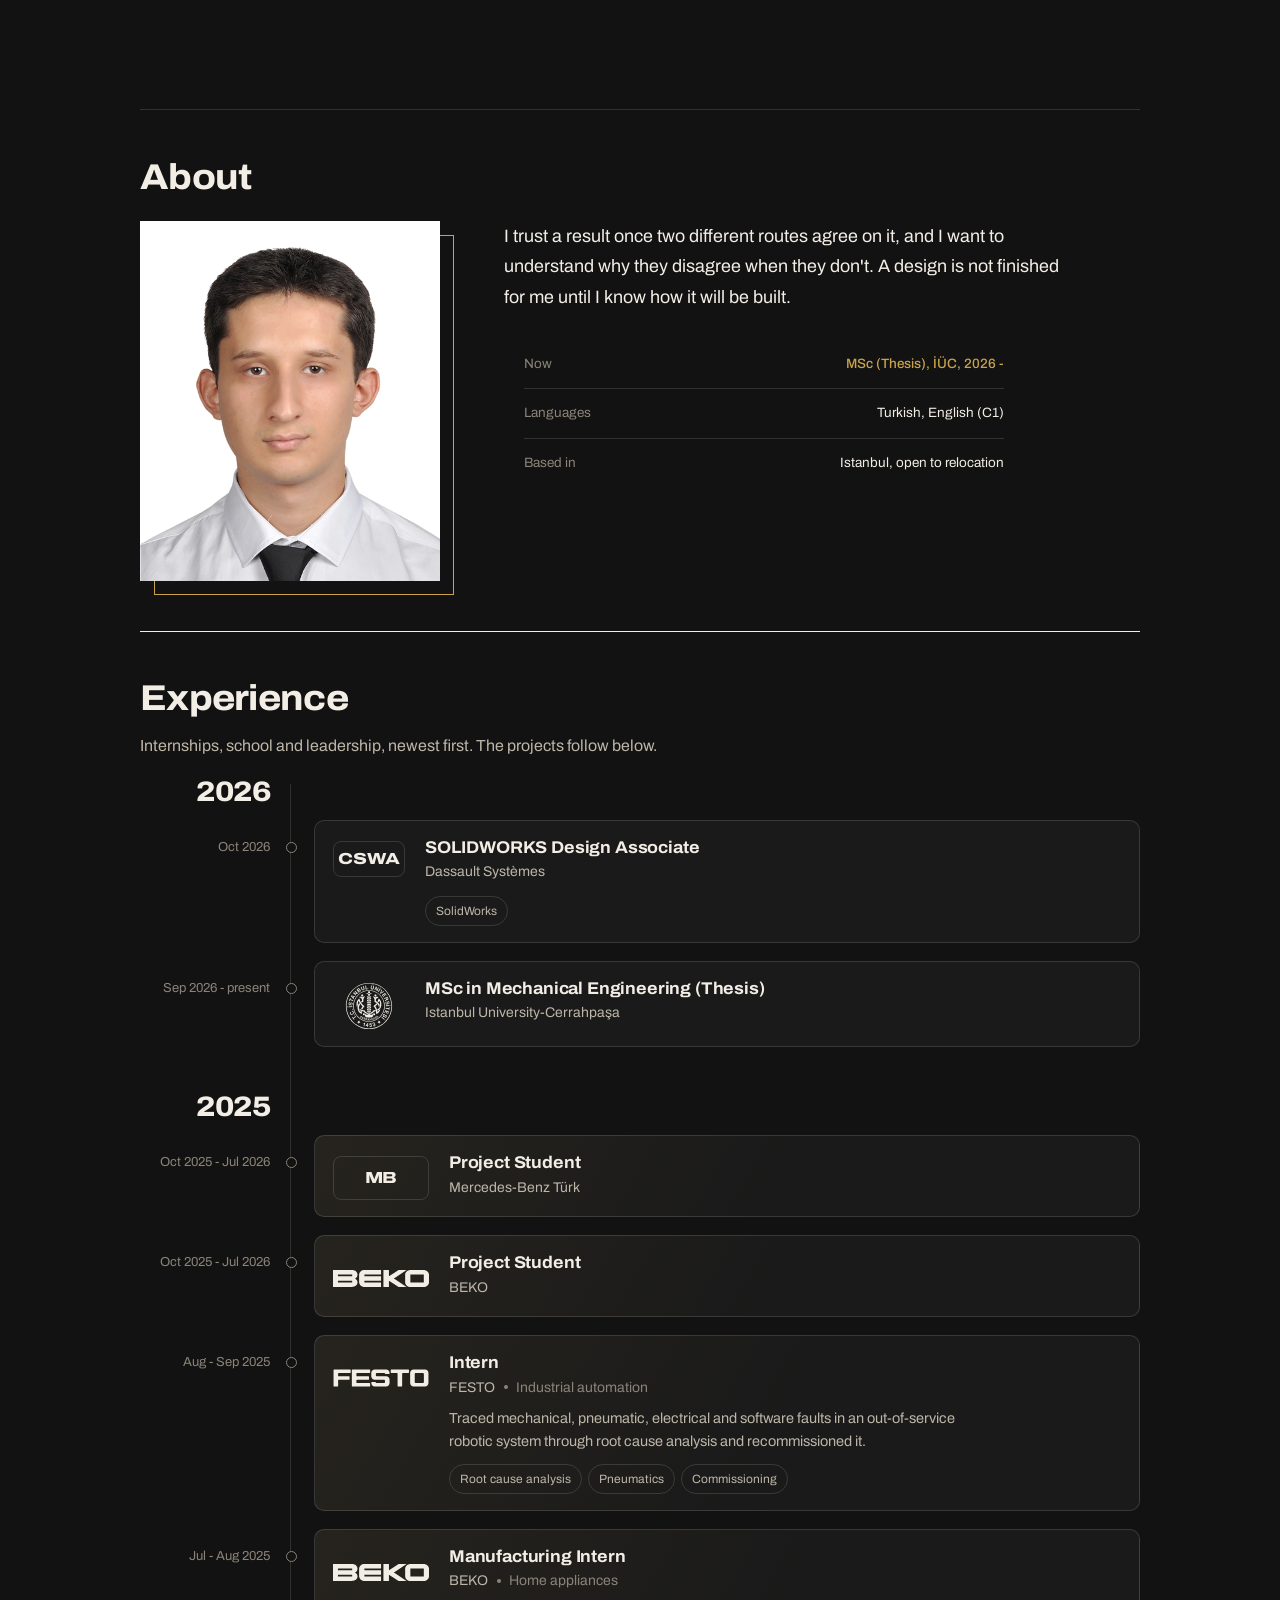
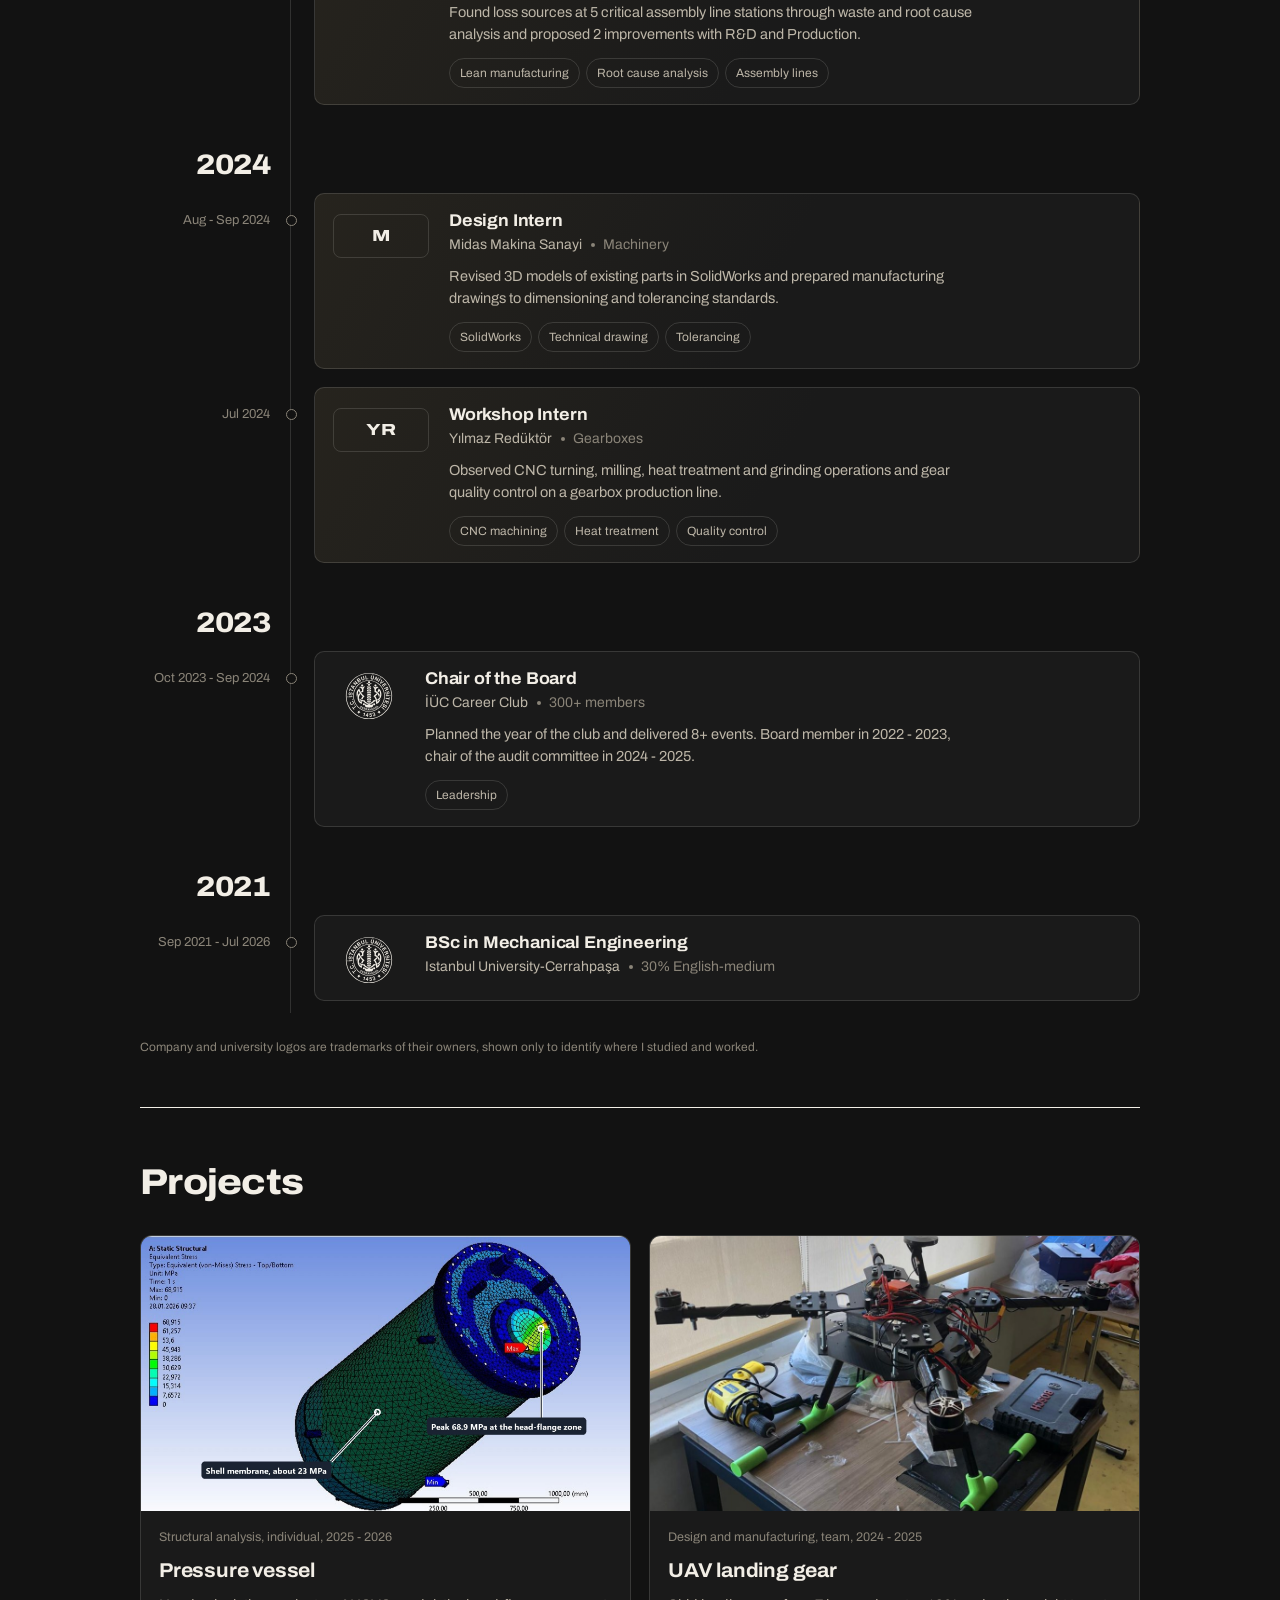
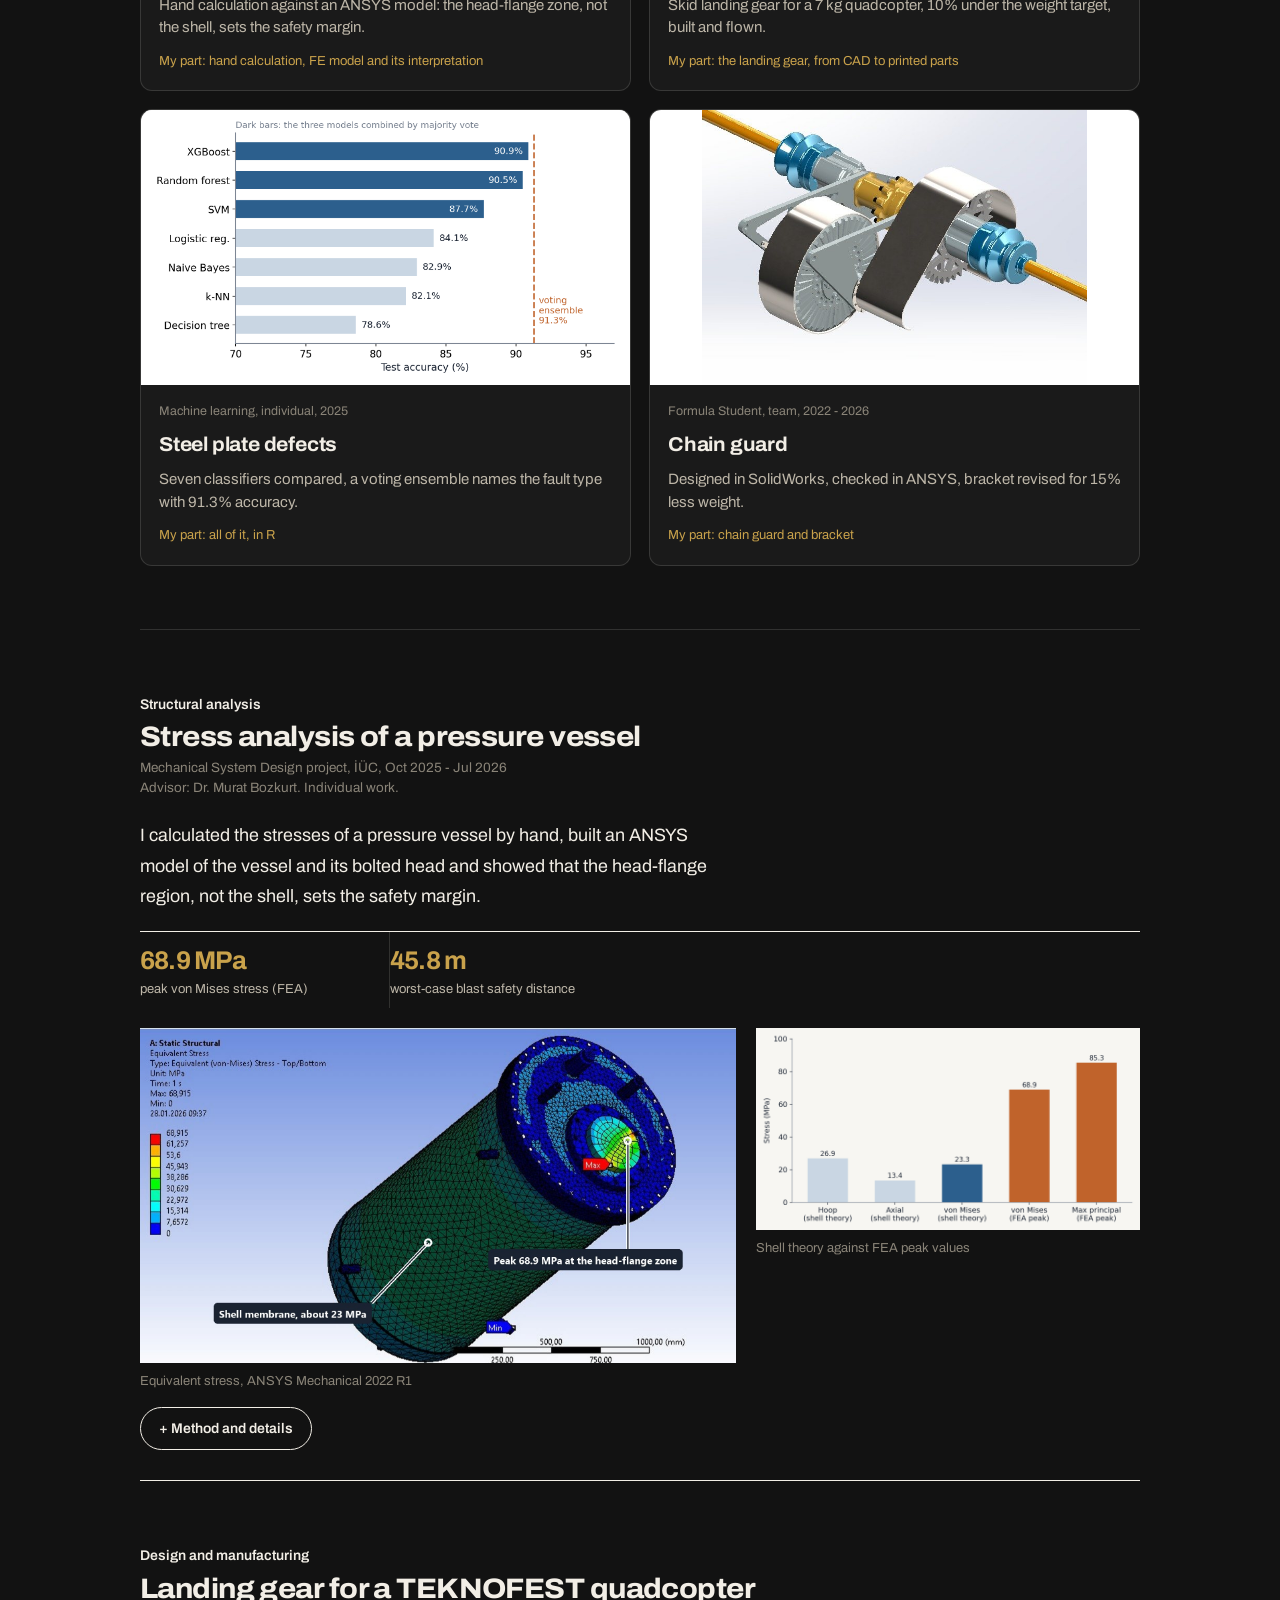
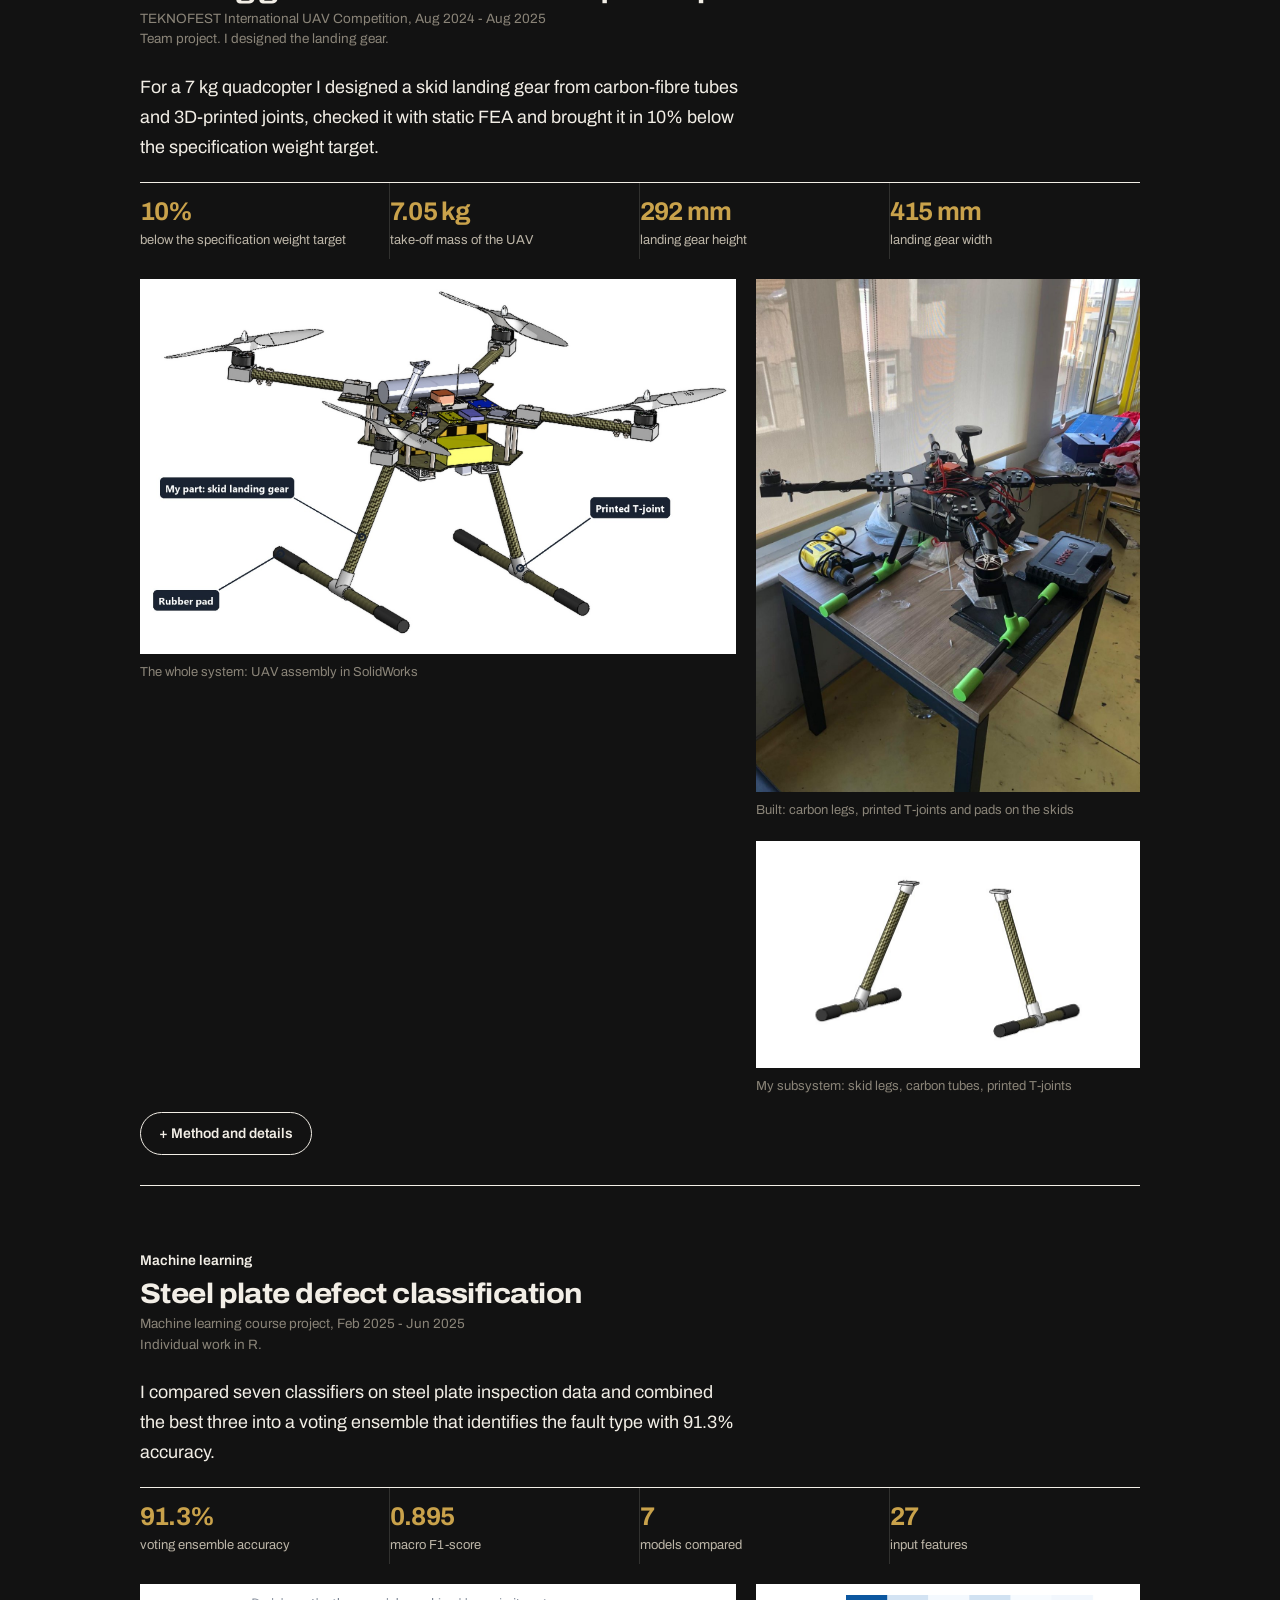
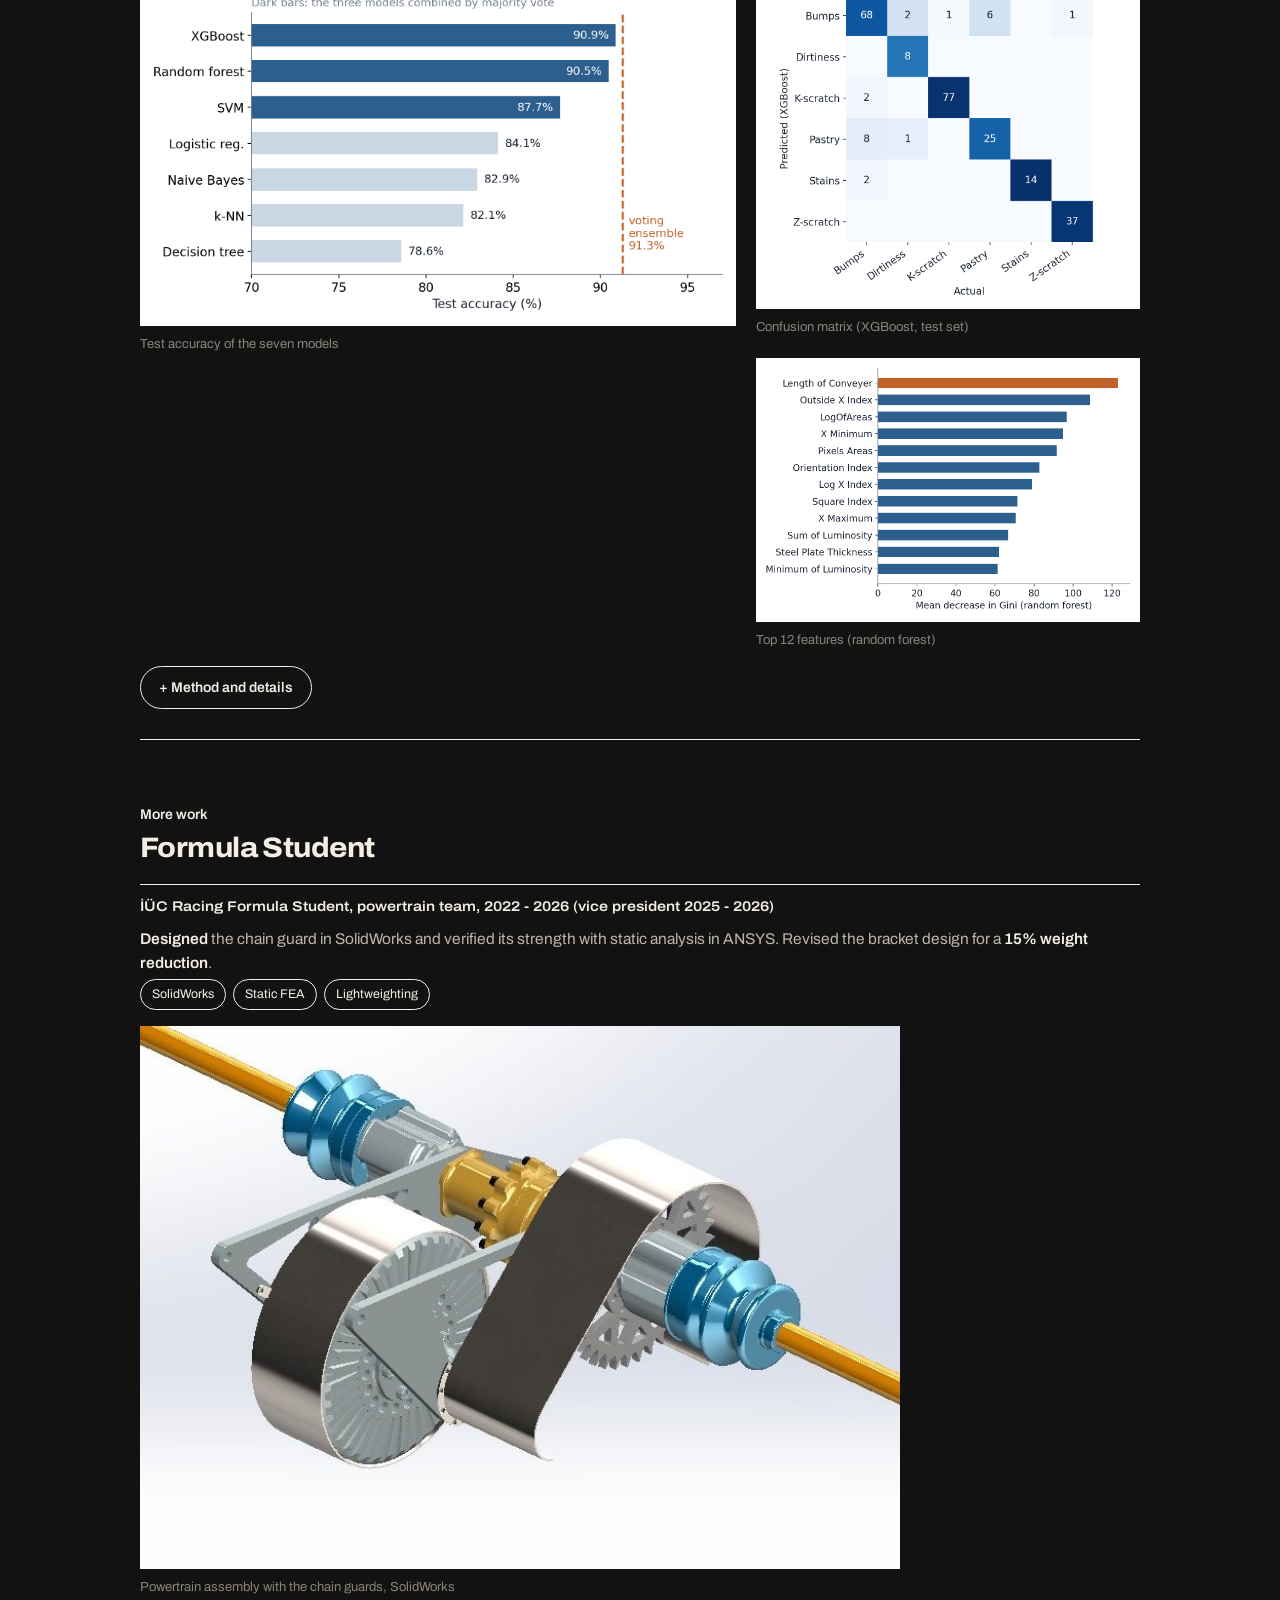
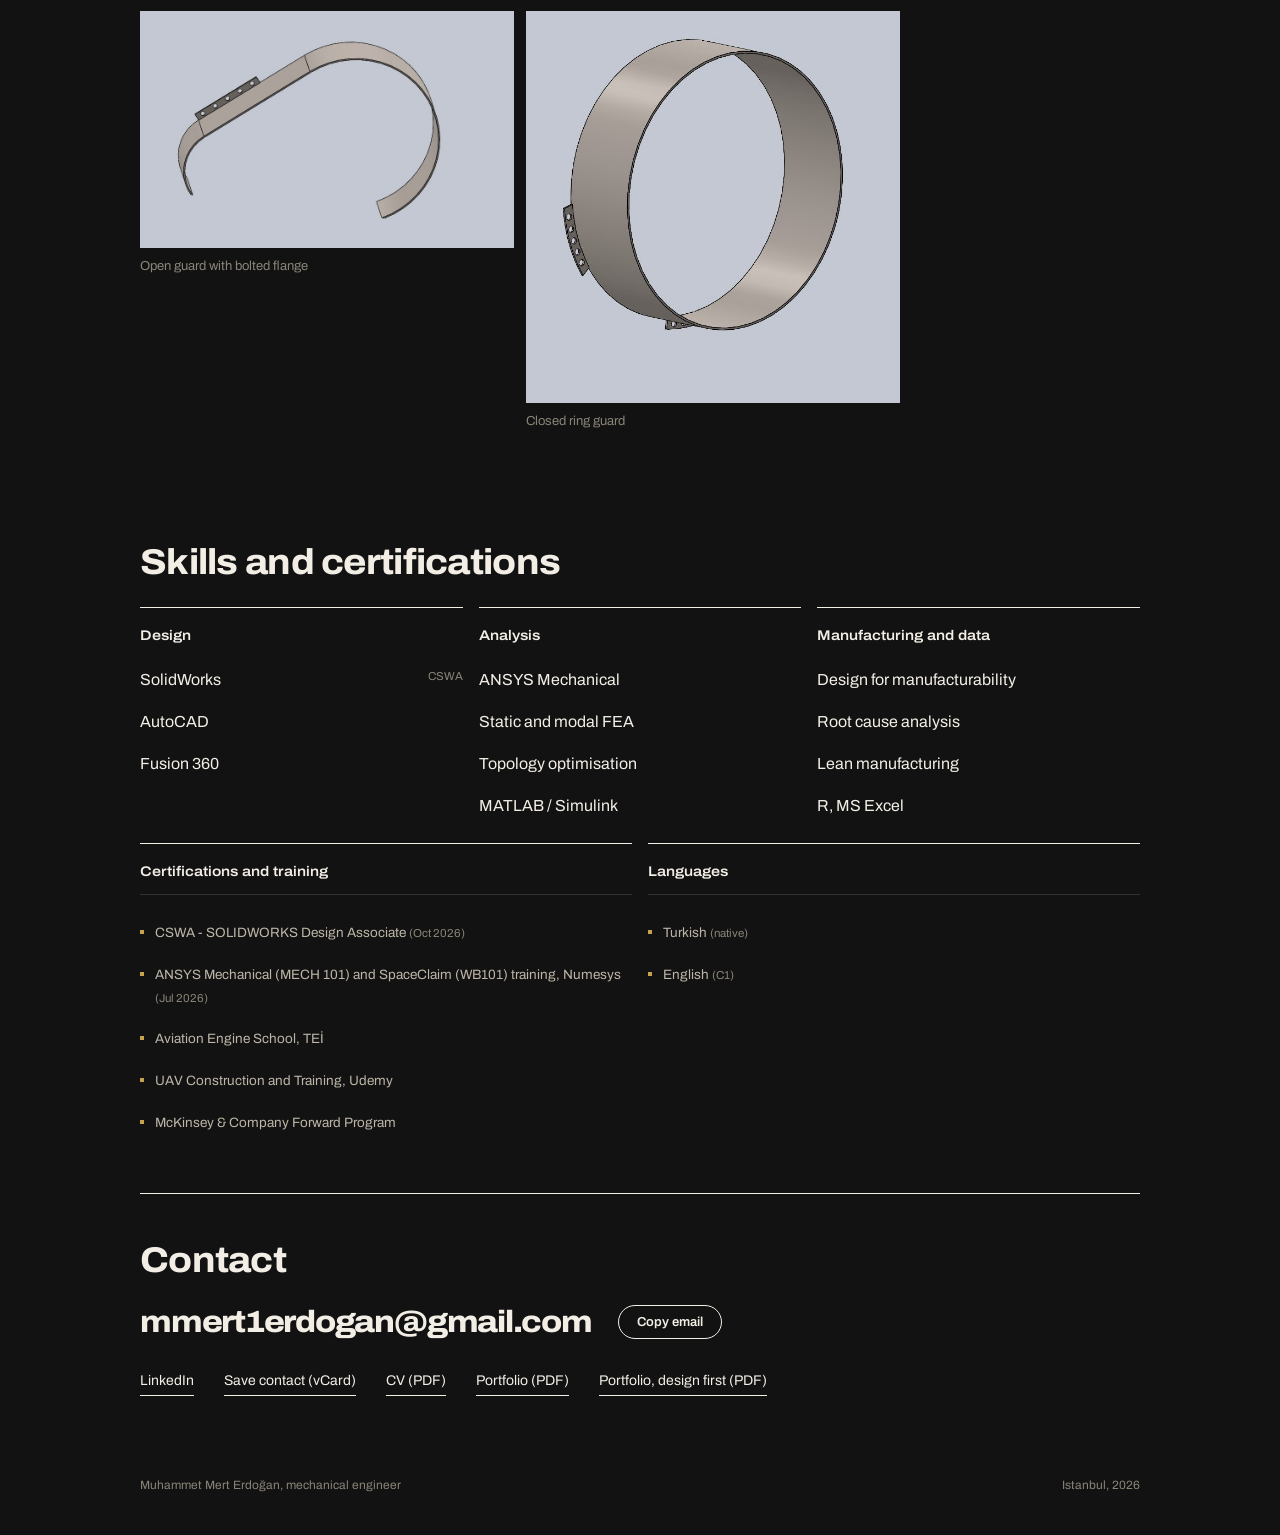
<file: p/uav/index.html>
<!doctype html>
<html lang="en">
<head>
<meta charset="UTF-8" />
<title>TEKNOFEST UAV Landing Gear: 10% Below Weight Target · Muhammet Mert Erdoğan</title>
<meta name="description" content="Parametric SolidWorks model, static FEA in ANSYS, FDM-printed in PLA, ABS and ASA." />
<meta property="og:type" content="article" />
<meta property="og:title" content="TEKNOFEST UAV Landing Gear: 10% Below Weight Target" />
<meta property="og:description" content="Parametric SolidWorks model, static FEA in ANSYS, FDM-printed in PLA, ABS and ASA." />
<meta property="og:url" content="https://mmerterdogan.github.io/p/uav/" />
<meta property="og:image" content="https://mmerterdogan.github.io/assets/img/uav/built-gear.jpg" />
<link rel="canonical" href="https://mmerterdogan.github.io/p/uav/" />
<meta name="robots" content="noindex" />
<meta http-equiv="refresh" content="0; url=/?ref=linkedin#uav" />
<script>location.replace('/?ref=linkedin#uav');</script>
</head>
<body><p>Opening the project: <a href="/?ref=linkedin#uav">mmerterdogan.github.io/#uav</a></p></body>
</html>
</file>
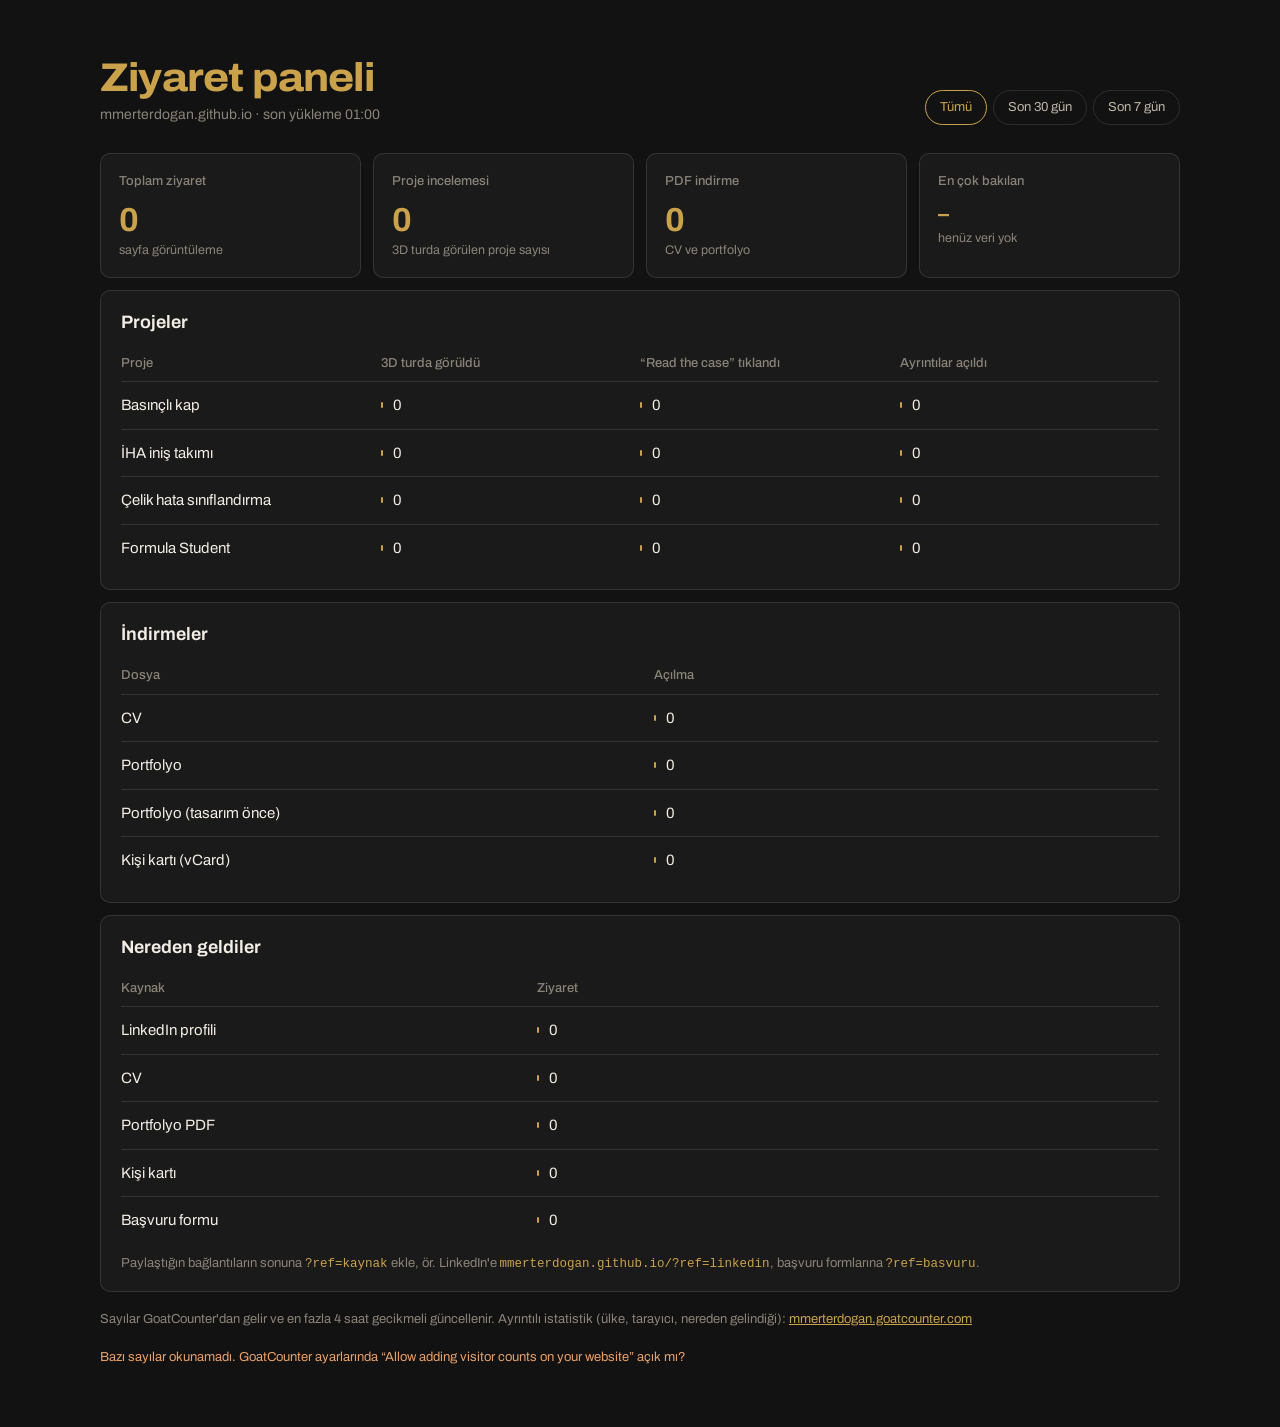
<file: dashboard.html>
<!doctype html>
<html lang="tr">
<head>
<meta charset="UTF-8" />
<meta name="viewport" content="width=device-width, initial-scale=1.0" />
<meta name="robots" content="noindex, nofollow" />
<title>Ziyaret paneli</title>
<link rel="preconnect" href="https://fonts.googleapis.com">
<link rel="preconnect" href="https://fonts.gstatic.com" crossorigin>
<link href="https://fonts.googleapis.com/css2?family=Archivo:wdth,wght@62..125,300..900&display=swap" rel="stylesheet">
<style>
  :root{ --bg:#121212; --card:#1a1a1a; --line:rgba(242,238,230,.12); --fg:#f2eee6; --dim:#bdb6a8; --faint:#8a8478; --gold:#c9a24b; }
  *{ margin:0; padding:0; box-sizing:border-box; }
  body{ background:var(--bg); color:var(--fg); font:15px/1.5 Archivo, system-ui, sans-serif; padding:clamp(20px,5vw,56px) clamp(16px,5vw,56px) 60px; }
  .wrap{ max-width:1080px; margin:0 auto; }
  header{ display:flex; justify-content:space-between; align-items:flex-end; gap:16px; flex-wrap:wrap; margin-bottom:28px; }
  h1{ font-size:clamp(28px,3.4vw,40px); font-weight:750; font-stretch:108%; color:var(--gold); letter-spacing:-.02em; line-height:1.1; }
  header p{ color:var(--faint); font-size:14px; margin-top:4px; }
  .range{ display:flex; gap:6px; }
  .range button{ background:none; border:1px solid var(--line); color:var(--dim); font:inherit; font-size:13px; padding:7px 14px; border-radius:999px; cursor:pointer; }
  .range button[aria-pressed="true"]{ border-color:var(--gold); color:var(--gold); }
  .cards{ display:grid; grid-template-columns:repeat(4,1fr); gap:12px; margin-bottom:12px; }
  .card{ background:var(--card); border:1px solid var(--line); border-radius:10px; padding:18px 18px 16px; min-height:112px; }
  .card h2{ font-size:13px; font-weight:500; color:var(--faint); margin-bottom:10px; }
  .card b{ display:block; font-size:clamp(26px,2.6vw,36px); font-weight:700; color:var(--gold); line-height:1.1; }
  .card small{ color:var(--faint); font-size:12.5px; }
  .card--wide{ grid-column:span 2; }
  table{ width:100%; border-collapse:collapse; }
  .panel{ background:var(--card); border:1px solid var(--line); border-radius:10px; padding:18px 20px; margin-top:12px; overflow-x:auto; }
  .panel h2{ font-size:18px; font-weight:650; margin-bottom:10px; }
  th{ text-align:left; font-weight:500; color:var(--faint); font-size:13px; padding:8px 10px 8px 0; border-bottom:1px solid var(--line); }
  td{ padding:12px 10px 12px 0; border-bottom:1px solid var(--line); font-variant-numeric:tabular-nums; vertical-align:middle; white-space:nowrap; }
  tr:last-child td{ border-bottom:none; }
  .bar{ display:flex; align-items:center; gap:10px; min-width:150px; }
  .bar i{ display:block; height:6px; border-radius:3px; background:var(--gold); min-width:2px; transition:width .6s; }
  .note{ color:var(--faint); font-size:13px; margin-top:18px; }
  .note a{ color:var(--gold); }
  .err{ color:#e8a06a; }
  code{ color:var(--gold); font-size:12.5px; }
  @media (max-width:760px){ .cards{ grid-template-columns:1fr 1fr; } .card--wide{ grid-column:span 2; } }
</style>
</head>
<body>
<div class="wrap">
  <header>
    <div>
      <h1>Ziyaret paneli</h1>
      <p>mmerterdogan.github.io · <span id="updated">yükleniyor…</span></p>
    </div>
    <div class="range" role="group" aria-label="Zaman aralığı">
      <button data-start="" aria-pressed="true">Tümü</button>
      <button data-start="month">Son 30 gün</button>
      <button data-start="week">Son 7 gün</button>
    </div>
  </header>

  <div class="cards">
    <div class="card"><h2>Toplam ziyaret</h2><b id="c-total">–</b><small>sayfa görüntüleme</small></div>
    <div class="card"><h2>Proje incelemesi</h2><b id="c-views">–</b><small>3D turda görülen proje sayısı</small></div>
    <div class="card"><h2>PDF indirme</h2><b id="c-dl">–</b><small>CV ve portfolyo</small></div>
    <div class="card"><h2>En çok bakılan</h2><b id="c-top" style="font-size:22px">–</b><small id="c-top-n"></small></div>
  </div>

  <div class="panel">
    <h2>Projeler</h2>
    <table>
      <thead><tr><th>Proje</th><th>3D turda görüldü</th><th>“Read the case” tıklandı</th><th>Ayrıntılar açıldı</th></tr></thead>
      <tbody id="projects"></tbody>
    </table>
  </div>

  <div class="panel">
    <h2>İndirmeler</h2>
    <table>
      <thead><tr><th>Dosya</th><th>Açılma</th></tr></thead>
      <tbody id="downloads"></tbody>
    </table>
  </div>

  <div class="panel">
    <h2>Nereden geldiler</h2>
    <table>
      <thead><tr><th>Kaynak</th><th>Ziyaret</th></tr></thead>
      <tbody id="refs"></tbody>
    </table>
    <p class="note" style="margin-top:10px">Paylaştığın bağlantıların sonuna <code>?ref=kaynak</code> ekle, ör. LinkedIn'e <code>mmerterdogan.github.io/?ref=linkedin</code>, başvuru formlarına <code>?ref=basvuru</code>.</p>
  </div>

  <p class="note">Sayılar GoatCounter'dan gelir ve en fazla 4 saat gecikmeli güncellenir. Ayrıntılı istatistik (ülke, tarayıcı, nereden gelindiği):
    <a href="https://mmerterdogan.goatcounter.com" target="_blank" rel="noopener">mmerterdogan.goatcounter.com</a></p>
  <p class="note err" id="err" hidden></p>
</div>

<script>
  const BASE = 'https://mmerterdogan.goatcounter.com';
  const PROJECTS = [['pressure-vessel', 'Basınçlı kap'], ['uav', 'İHA iniş takımı'], ['ml', 'Çelik hata sınıflandırma'], ['formula-student', 'Formula Student']];
  const FILES = [['cv', 'CV'], ['portfolio', 'Portfolyo'], ['portfolio_design', 'Portfolyo (tasarım önce)'], ['vcard', 'Kişi kartı (vCard)']];
  const REFS = [['linkedin', 'LinkedIn profili'], ['cv', 'CV'], ['portfolio-pdf', 'Portfolyo PDF'], ['vcard', 'Kişi kartı'], ['basvuru', 'Başvuru formu']];
  const num = s => parseInt(String(s).replace(/\D/g, ''), 10) || 0;
  let start = '', failed = 0;

  async function count(path) {
    const q = start ? '?start=' + start : '';
    for (const p of path === 'TOTAL' ? ['TOTAL'] : [path, '/' + path]) {
      try {
        const r = await fetch(`${BASE}/counter/${encodeURIComponent(p)}.json${q}`);
        if (r.ok) return num((await r.json()).count);
        if (r.status !== 404) failed++;
      } catch (e) { failed++; }
    }
    return 0;
  }
  const bar = (n, max) => `<div class="bar"><i style="width:${max ? Math.round(n / max * 120) : 0}px"></i>${n}</div>`;

  async function load() {
    failed = 0;
    document.getElementById('updated').textContent = 'yükleniyor…';
    const [total, rows, dls, refs] = await Promise.all([
      count('TOTAL'),
      Promise.all(PROJECTS.map(async ([id, name]) => [name, await count('view-' + id), await count('open-' + id), await count('details-' + id)])),
      Promise.all(FILES.map(async ([id, name]) => [name, await count('download-' + id)])),
      Promise.all(REFS.map(async ([id, name]) => [name, await count('ref-' + id)])),
    ]);
    const views = rows.reduce((s, r) => s + r[1], 0), dl = dls.reduce((s, r) => s + r[1], 0);
    const top = [...rows].sort((a, b) => b[1] - a[1])[0];
    document.getElementById('c-total').textContent = total;
    document.getElementById('c-views').textContent = views;
    document.getElementById('c-dl').textContent = dl;
    document.getElementById('c-top').textContent = top && top[1] ? top[0] : '–';
    document.getElementById('c-top-n').textContent = top && top[1] ? top[1] + ' görüntüleme' : 'henüz veri yok';
    const mx = Math.max(1, ...rows.flatMap(r => r.slice(1)));
    document.getElementById('projects').innerHTML = rows.map(r => `<tr><td>${r[0]}</td><td>${bar(r[1], mx)}</td><td>${bar(r[2], mx)}</td><td>${bar(r[3], mx)}</td></tr>`).join('');
    const md = Math.max(1, ...dls.map(r => r[1]));
    document.getElementById('downloads').innerHTML = dls.map(r => `<tr><td>${r[0]}</td><td>${bar(r[1], md)}</td></tr>`).join('');
    const mr = Math.max(1, ...refs.map(r => r[1]));
    document.getElementById('refs').innerHTML = refs.map(r => `<tr><td>${r[0]}</td><td>${bar(r[1], mr)}</td></tr>`).join('');
    document.getElementById('updated').textContent = 'son yükleme ' + new Date().toLocaleTimeString('tr-TR', { hour: '2-digit', minute: '2-digit' });
    const err = document.getElementById('err');
    err.hidden = !failed;
    err.textContent = failed ? 'Bazı sayılar okunamadı. GoatCounter ayarlarında “Allow adding visitor counts on your website” açık mı?' : '';
  }
  document.querySelectorAll('.range button').forEach(b => b.addEventListener('click', () => {
    document.querySelectorAll('.range button').forEach(x => x.setAttribute('aria-pressed', x === b));
    start = b.dataset.start; load();
  }));
  load();
</script>
</body>
</html>
</file>
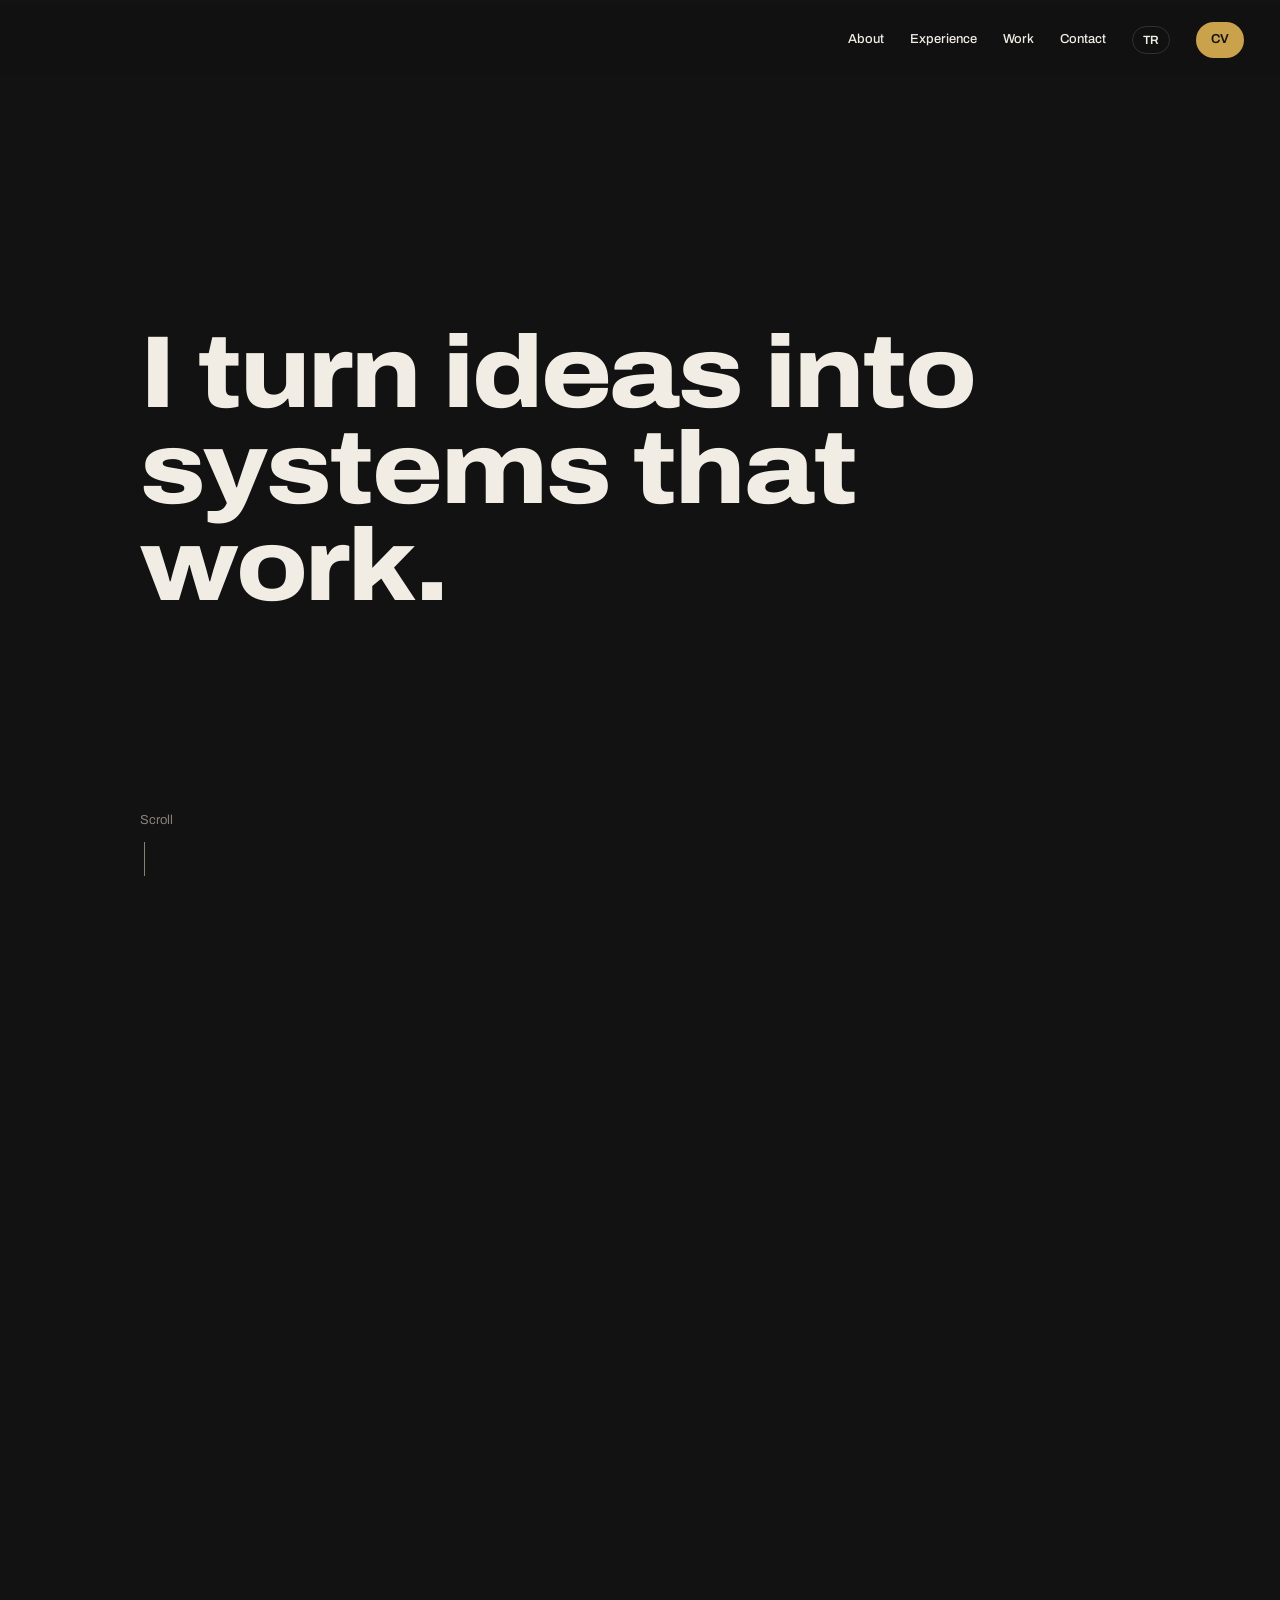
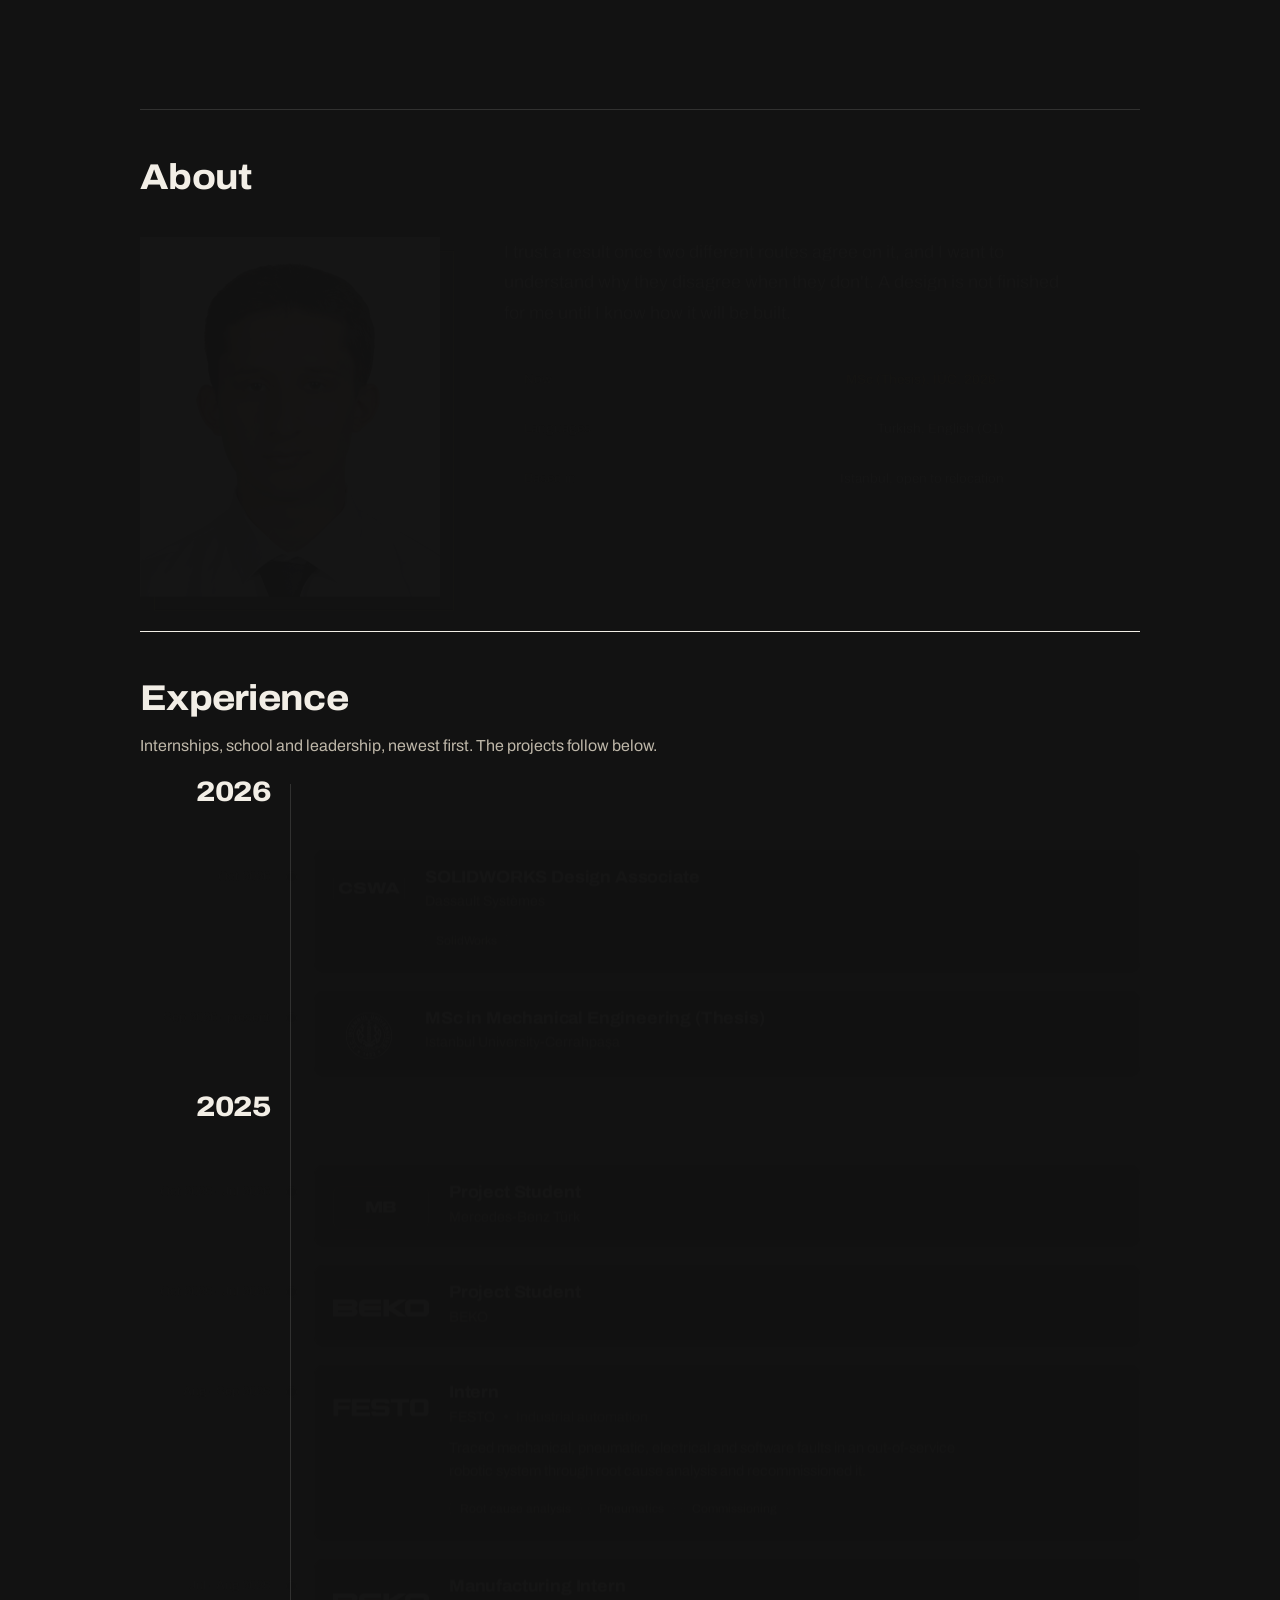
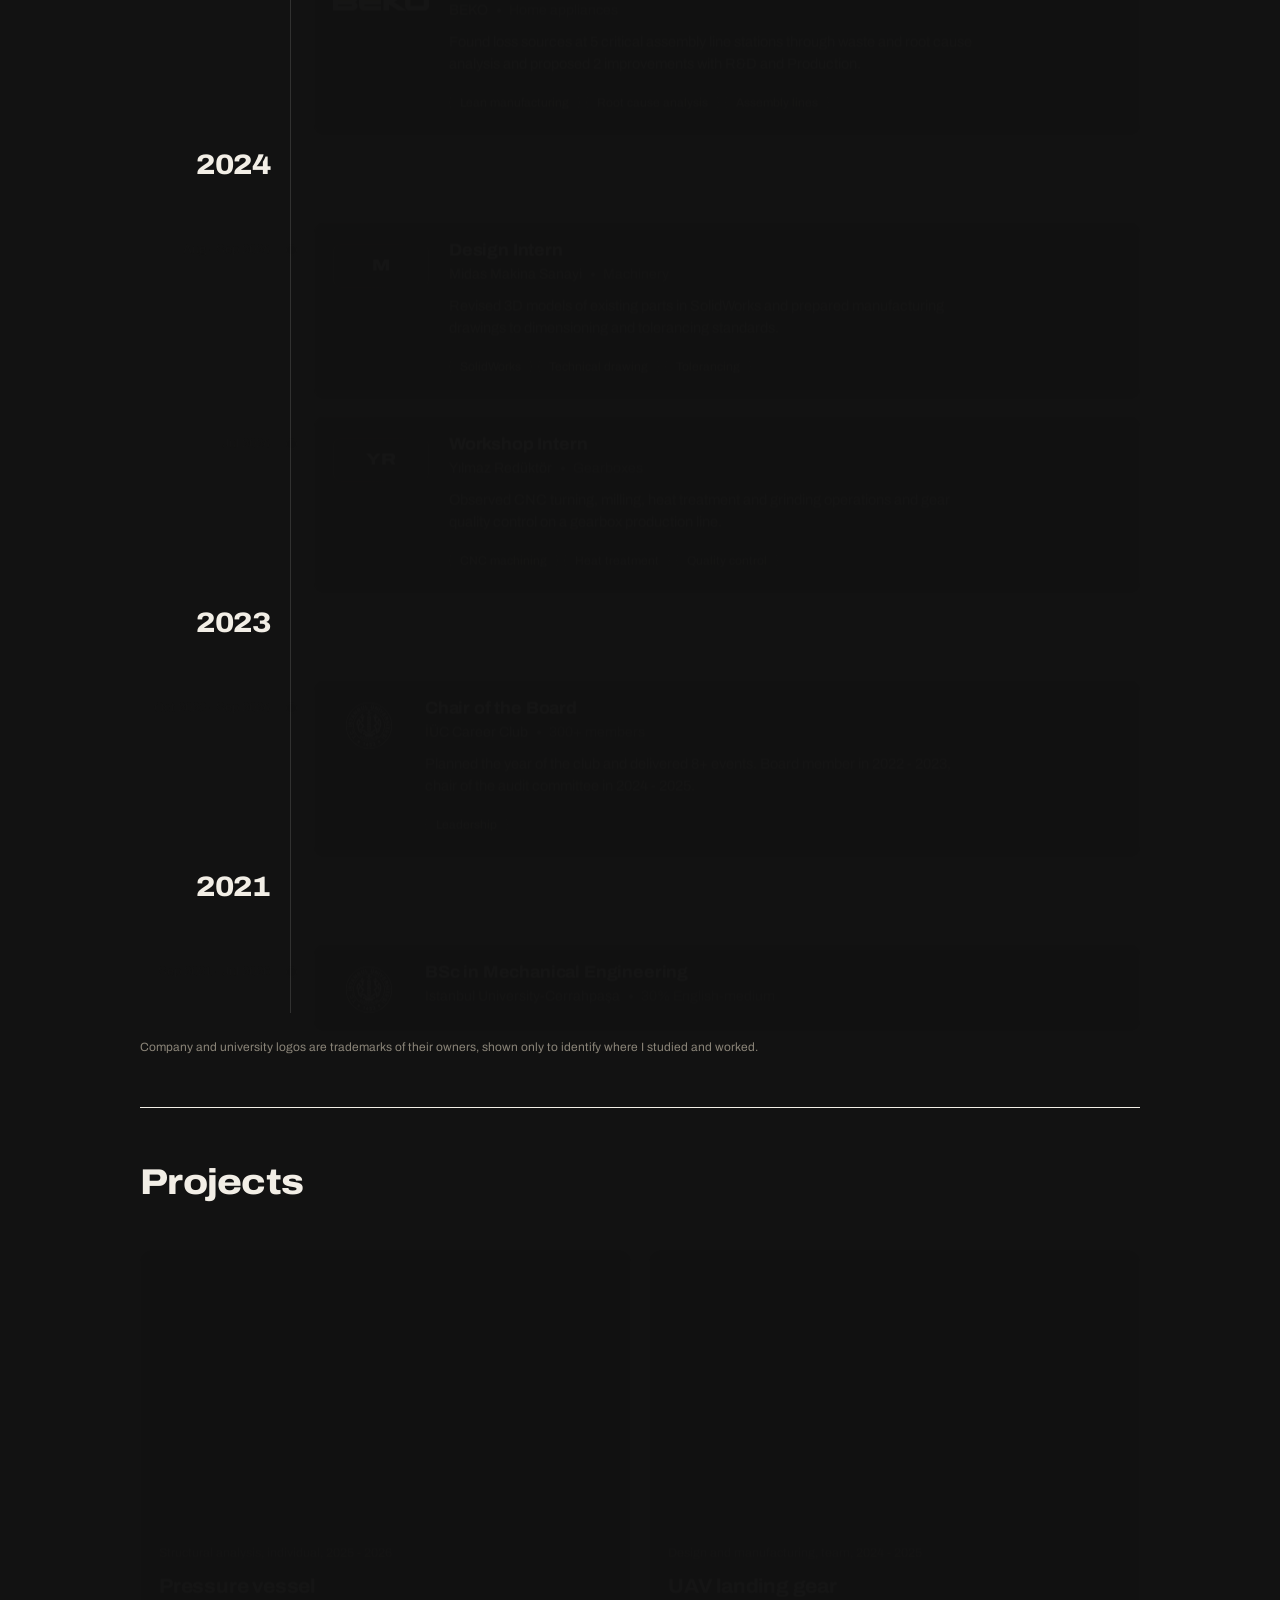
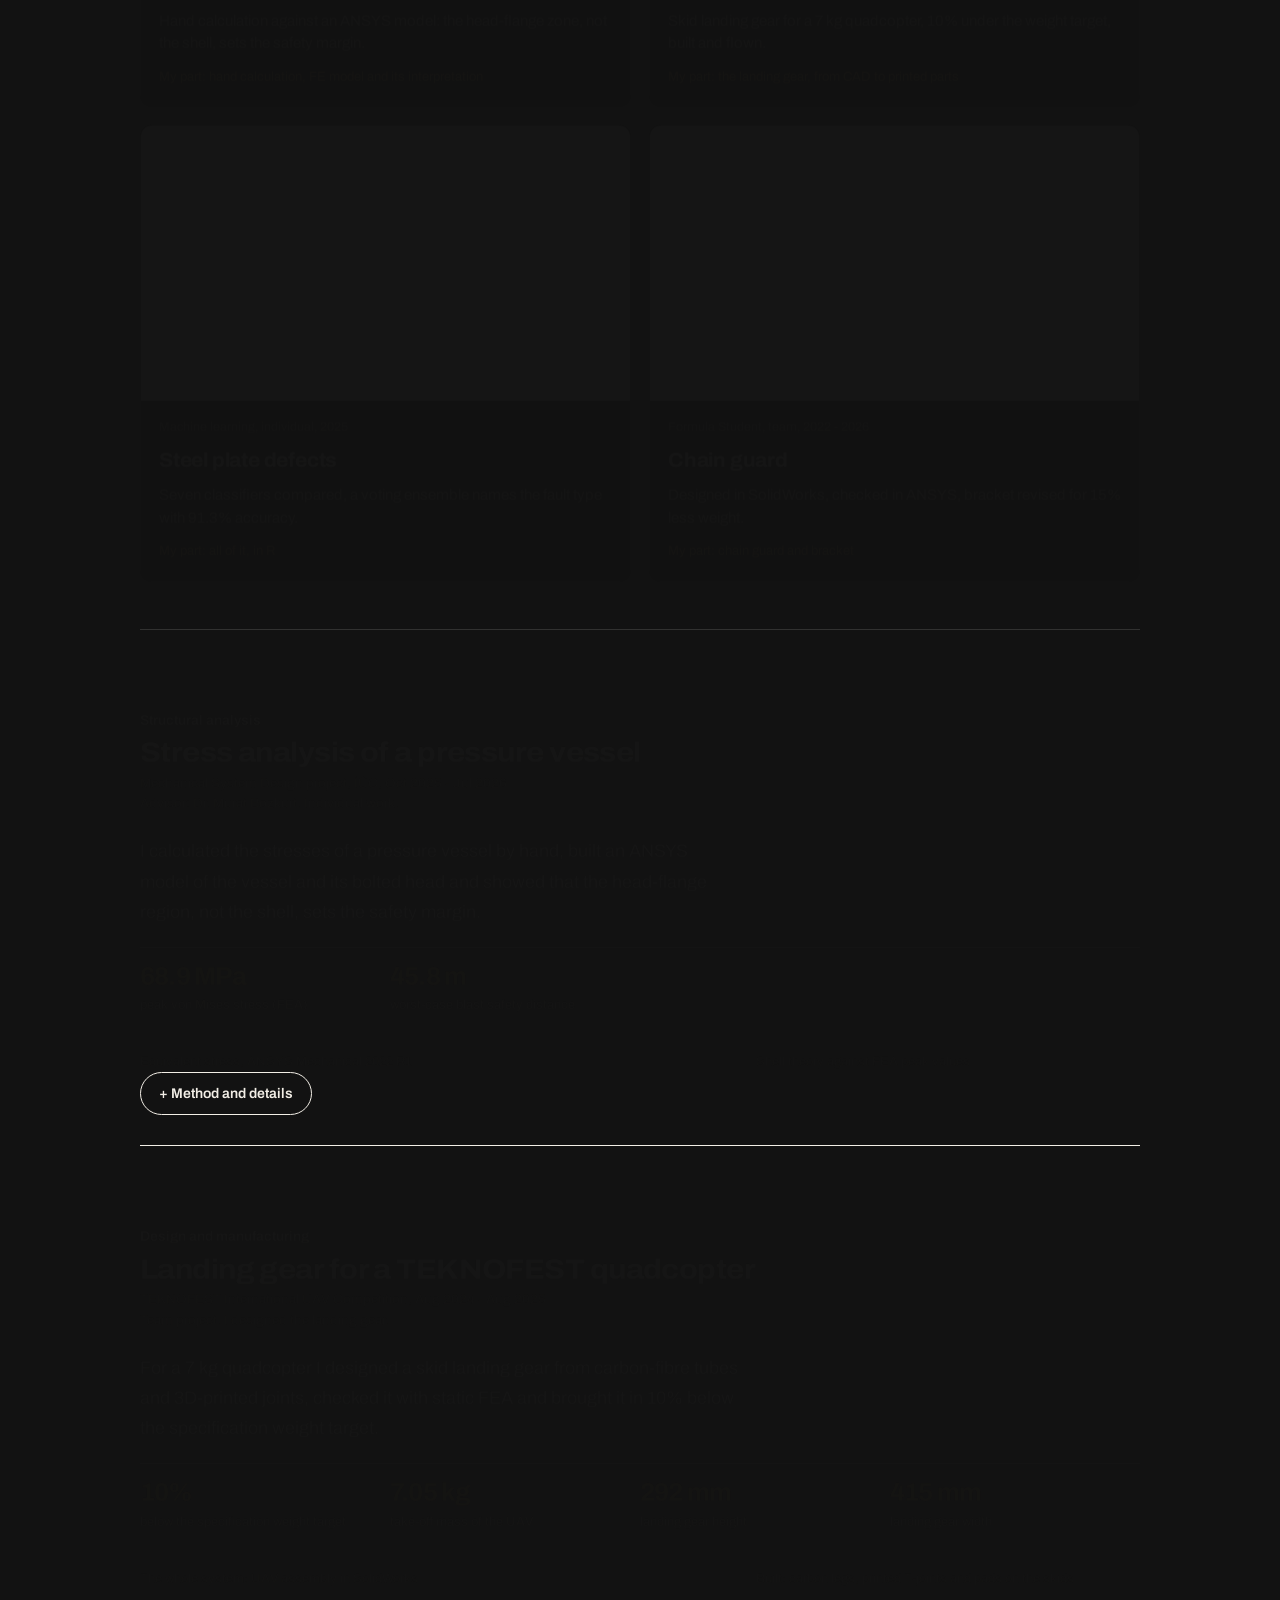
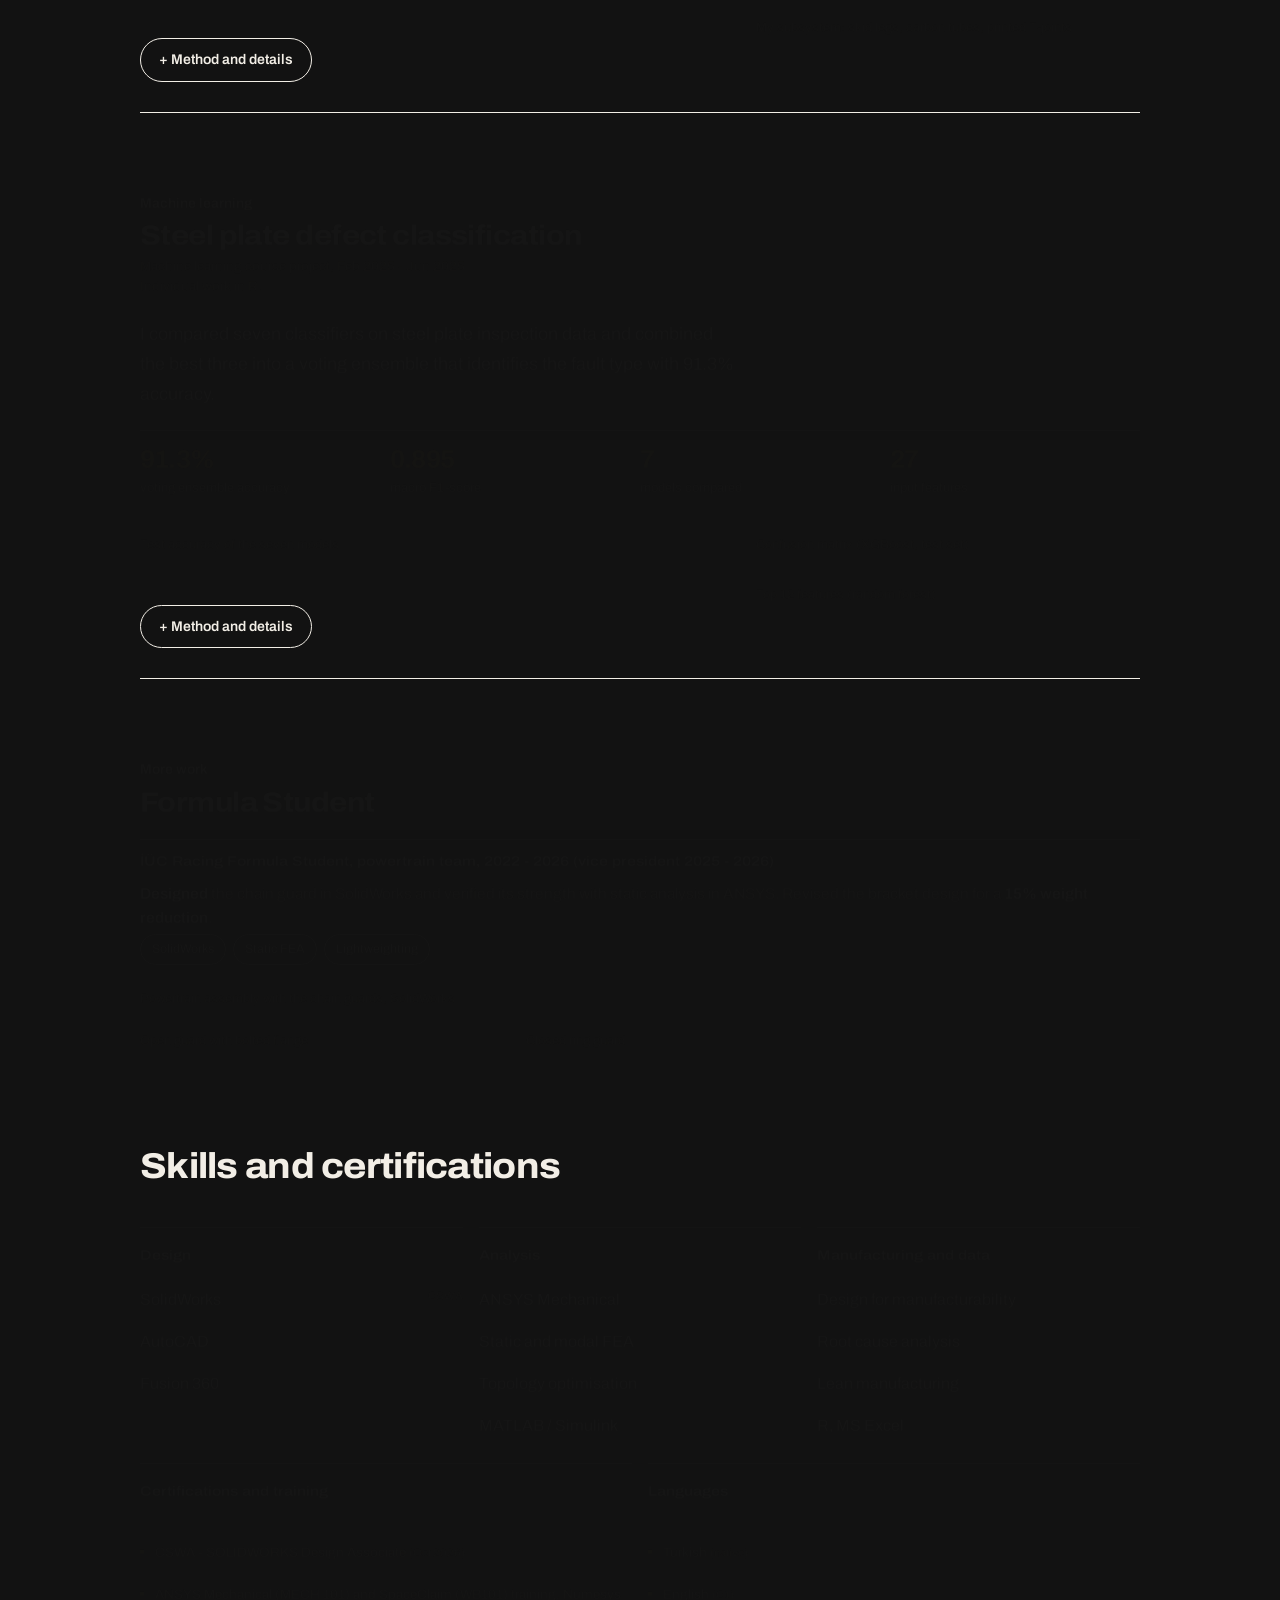
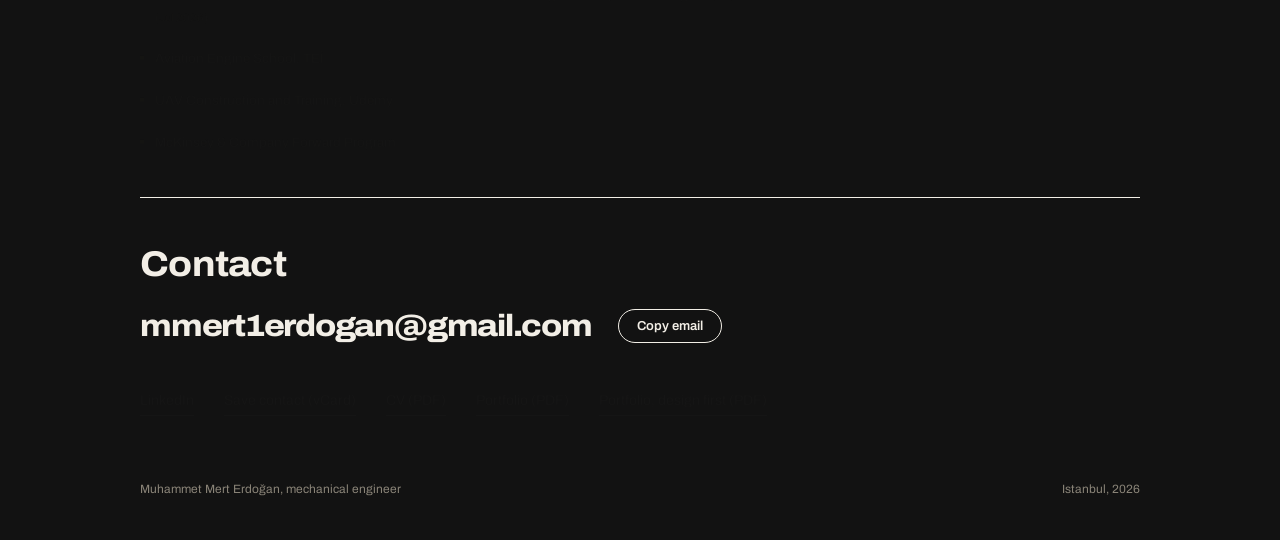
<file: portfolio.html>
<!doctype html>
<html lang="en">
<head>
<meta charset="UTF-8" />
<title>Portfolio · Muhammet Mert Erdoğan</title>
<meta http-equiv="refresh" content="0; url=index.html#work" />
<link rel="canonical" href="https://mmerterdogan.github.io/#work" />
</head>
<body><p>The portfolio is now on the home page: <a href="index.html#work">mmerterdogan.github.io/#work</a></p></body>
</html>
</file>
<file: assets/site.css>
/* ── Palette: charcoal black and gold, Archivo ── */
:root{
  --bg:       #121212;
  --surface:  #1a1a1a;
  --surface-2:#0e0e0e;
  --fg:       #f2eee6;
  --fg-dim:   #bdb6a8;
  --fg-faint: #8a8478;
  --accent:   #c9a24b;
  --accent-ink:#121212;
  --accent-lo:transparent;
  --rule:     rgba(242,238,230,.14);
  --shadow:   none;
  --serif: 'Archivo', 'Helvetica Neue', Arial, sans-serif;
  --sans:  'Archivo', 'Helvetica Neue', Arial, sans-serif;
  --hw: 800;
  --pop: #c9a24b;      /* gold: buttons, numbers, hovers */
  --pop-ink: #121212;  /* text on gold */
}
@media print{ :root{ --bg:#ffffff; --surface:#f4f4f2; --surface-2:#e9e9e6; --fg:#141414; --fg-dim:#3d3a34; --fg-faint:#6f6a60; --accent:#8a6a1f; --pop:#8a6a1f; --rule:rgba(20,20,20,.16); } }

*{ margin:0; padding:0; box-sizing:border-box; }
html{ scroll-behavior:smooth; -webkit-text-size-adjust:100%; }
body{
  background:var(--bg); color:var(--fg);
  font-family:var(--sans); line-height:1.68;
  -webkit-font-smoothing:antialiased;
}
::selection{ background:var(--accent); color:#ffffff; }
a{ color:inherit; text-decoration:none; }

.wrap{ max-width:940px; margin:0 auto; padding:0 clamp(22px,5vw,40px); }

/* ── Menü ── */
.nav{
  position:sticky; top:0; z-index:20;
  background:rgba(236,234,228,.93);
  backdrop-filter:blur(8px);
  border-bottom:1px solid var(--rule);
}
.nav__in{
  max-width:940px; margin:0 auto; padding:15px clamp(22px,5vw,40px);
  display:flex; align-items:center; gap:26px;
}
.nav__brand{
  font-family:var(--serif); font-size:16px; font-weight:450;
  margin-right:auto; white-space:nowrap;
}
@media(max-width:420px){ .nav__brand{ font-size:14px; } }
.nav__brand b{ color:var(--accent); font-weight:450; }
.nav a.lnk{ font-size:13px; color:var(--fg-dim); transition:color .2s; }
.nav a.lnk:hover{ color:var(--fg); }
.nav__cv{
  font-size:13px; font-weight:600; color:#fff !important;
  background:var(--accent); padding:7px 15px; border-radius:4px;
  transition:background .2s;
}
.nav__cv:hover{ background:#22496d; }
@media(max-width:640px){ .nav a.lnk{ display:none; } }

/* ── Hero ── */
.hero{ padding:clamp(48px,7vh,76px) 0 clamp(34px,4.5vh,44px); }
.hero__eyebrow{
  font-size:11.5px; letter-spacing:.22em; text-transform:uppercase;
  color:var(--accent); margin-bottom:20px;
}
.hero h1{
  font-family:var(--serif); font-weight:380;
  font-size:clamp(38px,6.4vw,64px); line-height:1.08;
  letter-spacing:-.02em; margin-bottom:26px;
}
.hero h1 i{ font-style:italic; color:var(--accent); font-weight:380; }
.hero p{
  font-size:clamp(15.5px,1.6vw,17.5px); color:var(--fg-dim);
  max-width:56ch; margin-bottom:32px;
}
.hero__cta{ display:flex; gap:12px; flex-wrap:wrap; }
.btn{
  font-size:14px; font-weight:600; padding:11px 22px;
  border-radius:5px; transition:all .2s;
}
.btn--solid{ background:var(--accent); color:#fff; }
.btn--solid:hover{ background:#22496d; }
.btn--line{ border:1px solid rgba(26,35,50,.22); color:var(--fg); }
.btn--line:hover{ border-color:var(--accent); color:var(--accent); }

/* ── Sayı şeridi ── */
.stats{
  display:grid; grid-template-columns:repeat(auto-fit,minmax(150px,1fr));
  gap:12px; margin-bottom:8px;
}
.stat{
  padding:22px 14px; text-align:center;
  background:var(--surface); border:1px solid var(--rule);
  border-radius:7px; box-shadow:var(--shadow);
}
.stat b{
  display:block; font-family:var(--serif); font-weight:400;
  font-size:31px; color:var(--accent); line-height:1.15; letter-spacing:-.01em;
}
.stat span{ font-size:11.5px; color:var(--fg-faint); letter-spacing:.04em; }

/* ── Bölümler ── */
section{ padding:clamp(40px,5.5vh,58px) 0; border-bottom:1px solid var(--rule); }
h2{
  font-family:var(--serif); font-weight:400;
  font-size:clamp(24px,3.2vw,34px); letter-spacing:-.015em;
  margin-bottom:34px;
}
h2 span{ color:var(--accent); font-size:.62em; font-family:var(--sans);
  font-weight:600; letter-spacing:.12em; margin-right:12px; vertical-align:middle; }

/* ── Hakkımda ── */
.about{ display:grid; grid-template-columns:1.25fr .9fr; gap:clamp(30px,5vw,64px); }
.about p{ color:var(--fg-dim); margin-bottom:1.1em; max-width:52ch; }
.about p:last-child{ margin-bottom:0; }
.about strong{ color:var(--fg); font-weight:500; }
.facts{
  font-size:13.5px; background:var(--surface);
  border:1px solid var(--rule); border-radius:8px;
  padding:6px 20px; box-shadow:var(--shadow); align-self:start;
}
.facts div{
  display:flex; justify-content:space-between; gap:16px;
  padding:13px 0; border-bottom:1px solid var(--rule);
}
.facts div:last-child{ border-bottom:none; }
.facts dt{ color:var(--fg-faint); }
.facts dd{ text-align:right; }
.facts dd b{ color:var(--accent); font-weight:500; }
@media(max-width:720px){ .about{ grid-template-columns:1fr; gap:34px; } }

/* ── Projeler (kart ızgarası) ── */
.projects{
  display:grid; grid-template-columns:repeat(auto-fill,minmax(290px,1fr));
  gap:16px;
}
.proj{
  background:var(--surface); border:1px solid var(--rule);
  border-radius:8px; padding:22px 22px 20px;
  box-shadow:var(--shadow);
  display:flex; flex-direction:column;
  transition:border-color .2s, transform .2s, box-shadow .2s;
}
.proj:hover{
  border-color:var(--accent); transform:translateY(-2px);
  box-shadow:0 2px 4px rgba(26,35,50,.06), 0 8px 20px rgba(26,35,50,.08);
}
.proj .yr{
  font-size:11px; color:var(--fg-faint); letter-spacing:.06em;
  text-transform:uppercase; margin-bottom:8px;
}
.proj h3{
  font-family:var(--serif); font-weight:430; font-size:18.5px;
  letter-spacing:-.01em; line-height:1.28;
}
.proj .metric{
  display:inline-block; align-self:flex-start; margin-top:11px;
  font-size:11.5px; font-weight:600; letter-spacing:.04em;
  color:var(--accent); background:var(--accent-lo);
  border:1px solid rgba(44,95,141,.28); padding:4px 11px; border-radius:20px;
}
.proj p{ margin-top:11px; font-size:13.5px; color:var(--fg-dim); flex:1; }
.proj .tags{ margin-top:15px; display:flex; flex-wrap:wrap; gap:6px; }
.tag{
  font-size:11px; color:var(--fg-faint);
  border:1px solid var(--rule); padding:3px 9px; border-radius:3px;
}
.tag--nda{ border-style:dashed; }

/* ── Deneyim ── */
.jobs{
  background:var(--surface); border:1px solid var(--rule);
  border-radius:8px; padding:4px 26px; box-shadow:var(--shadow);
}
.job{
  display:grid; grid-template-columns:168px 1fr; gap:8px 30px;
  padding:22px 0; border-bottom:1px solid var(--rule);
}
.job:last-child{ border-bottom:none; }
.job .when{ font-size:12px; color:var(--accent); font-weight:500; }
.job .who{ font-family:var(--serif); font-size:18px; font-weight:420; }
.job .role{ font-size:12px; color:var(--fg-faint); margin-top:2px; }
.job p{ font-size:14px; color:var(--fg-dim); margin-top:8px; max-width:62ch; }
@media(max-width:620px){ .job{ grid-template-columns:1fr; gap:4px; } }

/* ── Yetkinlikler ── */
.skills{ display:grid; grid-template-columns:repeat(auto-fit,minmax(230px,1fr)); gap:16px; }
.skills > div{
  background:var(--surface); border:1px solid var(--rule);
  border-radius:8px; padding:20px 22px; box-shadow:var(--shadow);
}
.skills h3{
  font-size:11.5px; letter-spacing:.16em; text-transform:uppercase;
  color:var(--accent); margin-bottom:13px; font-weight:600;
}
.skills li{ list-style:none; font-size:14px; display:flex; justify-content:space-between;
  gap:12px; padding:7px 0; border-bottom:1px solid rgba(26,35,50,.07); }
.skills li:last-child{ border-bottom:none; }
.skills li span{ color:var(--fg-faint); font-size:11.5px; }
.cloud{ display:flex; flex-wrap:wrap; gap:7px; margin-top:30px; }
.cloud span{ font-size:12.5px; color:var(--fg-dim);
  border:1px solid var(--rule); padding:5px 12px; border-radius:20px; }

/* ── Eğitim ── */
.edu{ display:grid; grid-template-columns:1fr 1fr; gap:16px; }
.edu > div{
  background:var(--surface); border:1px solid var(--rule);
  border-radius:8px; padding:22px 24px; box-shadow:var(--shadow);
}
.edu h3{
  font-size:11.5px; letter-spacing:.16em; text-transform:uppercase;
  color:var(--fg-faint); margin-bottom:18px; padding-bottom:11px;
  border-bottom:1px solid var(--rule);
}
.ei{ margin-bottom:19px; }
.ei:last-child{ margin-bottom:0; }
.ei .t{ font-family:var(--serif); font-size:16.5px; font-weight:430; }
.ei .s{ font-size:13px; color:var(--fg-dim); margin-top:3px; }
.ei .d{ font-size:11.5px; color:var(--accent); margin-top:5px; }
.certs li{ list-style:none; font-size:13.5px; color:var(--fg-dim);
  padding:9px 0 9px 15px; position:relative; border-bottom:1px solid rgba(26,35,50,.07); }
.certs li:last-child{ border-bottom:none; }
.certs li::before{ content:""; position:absolute; left:0; top:17px;
  width:4px; height:4px; background:var(--accent); }
.certs em{ font-style:normal; color:var(--fg-faint); font-size:11.5px; }
@media(max-width:720px){ .edu{ grid-template-columns:1fr; } }

/* ── İletişim ── */
.mail{
  display:inline-block; font-family:var(--serif); font-weight:400;
  font-size:clamp(22px,4.2vw,40px); letter-spacing:-.02em;
  margin:6px 0 30px; word-break:break-word; transition:color .2s;
}
.mail:hover{ color:var(--accent); }
.contact-row{ display:flex; gap:30px; flex-wrap:wrap; font-size:14px; }
.contact-row a{ color:var(--fg-dim); border-bottom:1px solid var(--rule); padding-bottom:2px; transition:all .2s; }
.contact-row a:hover{ color:var(--accent); border-color:var(--accent); }

/* ── Footer ── */
footer{ padding:30px 0 40px; display:flex; justify-content:space-between;
  gap:16px; flex-wrap:wrap; font-size:12px; color:var(--fg-faint); }

/* ── Erişilebilirlik / baskı ── */
@media (prefers-reduced-motion: reduce){
  *{ transition-duration:.01ms !important; }
  html{ scroll-behavior:auto; }
}
@media print{
  .nav, .hero__cta{ display:none; }
  body{ background:#fff; color:#000; }
  .hero p, .about p, .proj p, .job p, .facts dt, .skills li span{ color:#333; }
  h2, .hero h1, .proj h3, .job .who{ color:#000; }
  section{ page-break-inside:avoid; border-color:#ccc; }
  .stat b, .proj .metric, .job .when, .ei .d, .skills h3, .hero__eyebrow{ color:var(--accent); }
  .stat, .proj, .facts, .jobs, .skills > div, .edu > div{
    background:#fff; box-shadow:none; border-color:#ddd;
  }
  .proj{ page-break-inside:avoid; }
}

/* ── Project cards: link + thumbnail ── */
.proj__img{ display:block; margin:-22px -22px 16px; border-radius:8px 8px 0 0; overflow:hidden;
  aspect-ratio:16/9; background:var(--surface-2); }
.proj__img img{ width:100%; height:100%; object-fit:cover; display:block; }
.proj .more{ margin-top:14px; font-size:13px; font-weight:600; color:var(--accent); }
.proj .more:hover{ text-decoration:underline; }

/* ── Portfolio sheets (portfolio.html) ── */
.sheet{ padding:clamp(44px,7vh,72px) 0; border-bottom:1px solid var(--rule); }
.sheet__head{ display:flex; justify-content:space-between; align-items:flex-end; gap:12px 28px; flex-wrap:wrap; margin-bottom:18px; }
.kicker{ font-size:12px; letter-spacing:.18em; text-transform:uppercase; color:var(--accent); font-weight:600; margin-bottom:6px; }
.sheet h2{ font-size:clamp(26px,3.4vw,36px); margin:0; line-height:1.15; }
.meta{ font-size:13.5px; color:var(--fg-faint); text-align:right; line-height:1.5; }
.lead{ font-size:17px; color:var(--fg-dim); max-width:72ch; margin-bottom:20px; }
.kpis{ display:grid; grid-template-columns:repeat(4,1fr); gap:12px; margin-bottom:20px; }
.kpi{ background:var(--surface); border:1px solid var(--rule); border-radius:8px; padding:14px 16px; }
.kpi b{ display:block; font-family:var(--serif); font-weight:400; font-size:30px; color:var(--accent); line-height:1.15; }
.kpi span{ font-size:13px; color:var(--fg-dim); }
.duo{ display:grid; grid-template-columns:1.55fr 1fr; gap:20px; align-items:stretch; }
.duo--even{ grid-template-columns:1fr 1fr; }
.stack{ display:grid; gap:20px; align-content:start; }
.fig{ margin:0; background:var(--surface); border:1px solid var(--rule); border-radius:10px; overflow:hidden;
  box-shadow:var(--shadow); display:flex; flex-direction:column; }
.fig .frame{ aspect-ratio:16/10; background:#fff; display:flex; align-items:center; justify-content:center; overflow:hidden; }
.fig--hero .frame{ aspect-ratio:auto; flex:1; min-height:300px; }
.fig .frame img{ display:block; max-width:100%; max-height:100%; object-fit:contain; }
.fig--hero .frame img{ width:100%; height:100%; }
.fig figcaption{ font-size:13px; color:var(--fg-dim); padding:9px 14px; border-top:1px solid var(--rule); }
.points{ background:var(--surface); border:1px solid var(--rule); border-radius:10px; padding:18px 20px; box-shadow:var(--shadow); }
.points h3{ font-size:12.5px; letter-spacing:.16em; text-transform:uppercase; color:var(--accent); font-weight:600; margin:16px 0 8px; }
.points h3:first-child{ margin-top:0; }
.points p, .points li{ font-size:15.5px; color:var(--fg-dim); line-height:1.55; }
.points ul{ padding-left:18px; } .points li{ margin-bottom:7px; }
.points strong{ color:var(--fg); font-weight:600; }
.note{ font-size:13px; color:var(--fg-faint); border-left:2px solid var(--rule); padding-left:10px; margin-top:12px; }
.cover{ min-height:76vh; display:flex; flex-direction:column; justify-content:center; padding:48px 0; border-bottom:1px solid var(--rule); }
.cover h1, .cover .cover__name{ font-family:var(--serif); font-weight:380; font-size:clamp(44px,6.4vw,72px); line-height:1.05; letter-spacing:-.02em; }
.cover .sub{ font-size:19px; color:var(--fg-dim); margin:20px 0 28px; max-width:60ch; }
.cover .contact{ font-size:15px; color:var(--fg-dim); display:flex; gap:24px; flex-wrap:wrap; }
.cover .contact a{ border-bottom:1px solid var(--rule); }
.toc{ display:grid; grid-template-columns:repeat(4,1fr); gap:12px; margin-top:36px; }
.toc a{ background:var(--surface); border:1px solid var(--rule); border-radius:8px; padding:14px 16px; font-size:14px; color:var(--fg-dim); }
.toc a b{ display:block; font-family:var(--serif); font-weight:430; font-size:18px; color:var(--fg); margin-bottom:2px; }
.toc a:hover{ border-color:var(--accent); }
@media screen and (max-width:820px){
  .duo, .duo--even, .toc{ grid-template-columns:1fr; }
  .kpis{ grid-template-columns:repeat(2,1fr); }
  .meta{ text-align:left; }
  .fig--hero .frame{ aspect-ratio:16/10; min-height:0; }
}

/* ── Portfolio print: A4 landscape, one sheet per page ── */
@media print{
  @page{ size:A4 landscape; margin:11mm 13mm; }
  html, body{ background:#fff; }
  .wrap{ max-width:none; padding:0; }
  .noprint, .toc{ display:none !important; }
  .cover{ min-height:0; height:186mm; border:none; break-after:page; }
  .sheet{ height:186mm; padding:0; border:none; break-before:page; break-inside:avoid; overflow:hidden;
    display:flex; flex-direction:column; }
  .sheet__head{ margin-bottom:10px; }
  .sheet h2{ font-size:25px; }
  .kicker{ font-size:10.5px; margin-bottom:3px; }
  .meta{ font-size:11px; }
  .lead{ font-size:15px; margin-bottom:10px; }
  .kpis{ margin-bottom:12px; gap:10px; }
  .kpi{ padding:9px 12px; } .kpi b{ font-size:25px; } .kpi span{ font-size:12px; }
  .duo{ flex:1; min-height:0; gap:14px; }
  .stack{ gap:12px; min-height:0; }
  .fig, .points{ box-shadow:none; }
  .fig figcaption{ font-size:11.5px; padding:5px 10px; }
  .fig--hero .frame{ min-height:0; }
  .points{ padding:16px 18px; }
  .points h3{ font-size:11.5px; margin:14px 0 5px; }
  .points p, .points li{ font-size:14.5px; line-height:1.5; }
  .points li{ margin-bottom:4px; }
  .note{ font-size:10.5px; }
  a{ color:inherit; }
}
@media print{
  .stack{ display:flex; flex-direction:column; }
  .stack > .fig{ flex:1 1 0; min-height:0; }
  .stack > .fig .frame{ aspect-ratio:auto; flex:1; min-height:0; }
  .stack > .points{ flex:0 0 auto; }
  .duo--even > .points{ overflow:hidden; }
}
@media screen{
  .duo{ align-items:start; }
  .fig .frame{ flex:none; aspect-ratio:auto; min-height:0; }
  .fig .frame img{ width:100%; height:auto; object-fit:contain; }
  .sheet__head{ flex-direction:column; align-items:flex-start; gap:6px; }
  .meta{ text-align:left; }
}

/* ── Single-page site (v3) ── */
.print-only{ display:none; }
.hero--v3{ display:grid; grid-template-columns:1fr 220px; gap:40px; align-items:center; }
.hero--v3 .photo{ width:220px; height:264px; border-radius:12px; object-fit:cover; box-shadow:var(--shadow);
  border:1px solid var(--rule); }
.hero--v3 h1{ font-size:clamp(34px,5vw,54px); margin-bottom:16px; }
.hero--v3 p.tagline{ font-size:clamp(16px,1.7vw,18.5px); color:var(--fg-dim); max-width:56ch; margin-bottom:24px; }
.nav a.lnk.on{ color:var(--accent); }
.work-intro{ padding-top:clamp(36px,5vh,52px); }
.work-intro h2{ margin-bottom:10px; }
.work-intro p{ color:var(--fg-dim); font-size:16px; max-width:64ch; }
.flow{ display:flex; gap:22px; margin:0 0 18px; padding:0; }
.flow li{ list-style:none; flex:1; background:var(--surface); border:1px solid var(--rule); border-radius:9px;
  padding:11px 14px; font-size:14px; color:var(--fg-dim); position:relative; line-height:1.4; }
.flow li b{ display:block; font-size:11.5px; letter-spacing:.14em; text-transform:uppercase; color:var(--accent); margin-bottom:3px; }
.flow li:not(:last-child)::after{ content:"→"; position:absolute; right:-18px; top:50%; transform:translateY(-50%);
  color:var(--fg-faint); font-size:16px; }
details.more{ border-bottom:1px solid var(--rule); }
details.more > summary{ list-style:none; cursor:pointer; padding:14px 0 26px; font-size:14px; font-weight:600; color:var(--accent); }
details.more > summary::-webkit-details-marker{ display:none; }
details.more > summary::before{ content:"+ "; }
details.more[open] > summary::before{ content:"− "; }
details.more > .sheet{ padding-top:0; border-bottom:none; }
.sheet--first{ border-bottom:none; padding-bottom:0; }
.skills-bar{ display:flex; flex-wrap:wrap; gap:7px; margin-top:4px; }
.skills-bar span{ font-size:12.5px; color:var(--fg-dim); border:1px solid var(--rule); background:var(--surface);
  padding:4px 11px; border-radius:20px; }
@media screen and (max-width:820px){
  .hero--v3{ grid-template-columns:1fr; } .hero--v3 .photo{ width:140px; height:168px; order:-1; }
  .flow{ flex-direction:column; gap:14px; } .flow li:not(:last-child)::after{ content:"↓"; right:50%; top:auto; bottom:-17px; transform:none; }
}
@media print{
  .screen-only, details.more > summary{ display:none !important; }
  .print-only{ display:block; }
  .cover.print-only{ display:flex; }
  .cover .photo{ width:150px; height:180px; object-fit:cover; border-radius:10px; margin-bottom:18px; }
  details.more{ border:none; }
  .sheet--first{ padding:0; }
  .flow{ gap:18px; margin-bottom:10px; }
  .flow li{ padding:7px 10px; font-size:11.5px; }
  .flow li b{ font-size:9.5px; }
  .skills-bar span{ font-size:10.5px; padding:2px 8px; }
}
@media screen{
  #more .duo{ grid-template-columns:1fr; }
  details.more > summary{ display:inline-block; margin:14px 0 30px; padding:9px 18px; border:1px solid rgba(44,95,141,.35);
    border-radius:6px; background:var(--accent-lo); font-size:14px; }
  details.more > summary:hover{ background:#dde6f0; }
  details.more{ border-bottom:1px solid var(--rule); }
}

/* ── v4: case numbering, lightbox, PDF footer ── */
main{ counter-reset:case; }
.case-block{ counter-increment:case; }
.fig img{ cursor:zoom-in; }
.lightbox{ position:fixed; inset:0; z-index:50; background:rgba(15,20,28,.88); display:flex; flex-direction:column;
  align-items:center; justify-content:center; padding:24px; cursor:zoom-out; }
.lightbox[hidden]{ display:none; }
.lightbox img{ max-width:96vw; max-height:84vh; background:#fff; border-radius:6px; }
.lightbox p{ color:#e8eaec; font-size:14px; margin-top:12px; text-align:center; }
@media print{
  @page{ @bottom-left{ content:"Muhammet Mert Erdoğan      mmerterdogan.github.io"; font-family:Archivo, sans-serif; font-size:8.5pt; color:#757f8e; }
         @bottom-right{ content:counter(page) " / " counter(pages); font-family:Archivo, sans-serif; font-size:8.5pt; color:#757f8e; } }
  @page :first{ @bottom-left{ content:none; } @bottom-right{ content:none; } }
}
</file>
<file: assets/motion.css>
/* Editorial layer: big type, flat surfaces, motion. Loaded after site.css. */

/* ── Type: one family (Archivo), width carries the hierarchy ── */
h1, h2, h3, .nav__brand, .kpi b, .stat b, .job .who, .ei .t, .mail, .cover h1, .cover__name, .toc a b{
  font-family:var(--serif); font-weight:var(--hw); letter-spacing:-.02em; font-stretch:112%;
}
.kicker, .skills h3, .edu h3, .points h3, .flow li b, .hero__eyebrow{
  text-transform:none; letter-spacing:0; font-size:14px; font-weight:600; color:var(--fg);
}
.sheet h2{ font-size:clamp(22px,2.2vw,32px); line-height:1.05; font-stretch:108%; font-weight:750; }
.kpi b{ font-weight:700; font-stretch:100%; }

@media screen{
  html, body{ overflow-x:clip; }
  body{ background:var(--bg); }
  ::selection{ background:var(--pop); color:var(--pop-ink); }
  .wrap{ max-width:1080px; }

  /* nav inverts over whatever is under it */
  .nav{ background:color-mix(in srgb,var(--bg) 82%,transparent); backdrop-filter:blur(10px); border:none; position:fixed; left:0; right:0; }
  .nav__in{ max-width:none; padding:18px clamp(18px,3vw,36px); }
  .nav__brand, .nav a.lnk{ color:var(--fg) !important; }
  .nav__cv{ color:var(--pop-ink) !important; }
  .nav__brand{ font-size:15px; letter-spacing:0; font-stretch:108%; font-weight:700; }
  .nav a.lnk{ font-size:13px; font-weight:500; }
  .nav a.lnk.on{ text-decoration:underline; text-underline-offset:5px; }
  .nav__cv{ background:var(--pop) !important; border:none; border-radius:999px; padding:7px 15px; }

  /* buttons: pills, fill from below on hover */
  .btn{ border-radius:999px; padding:12px 24px; position:relative; overflow:hidden; isolation:isolate; font-weight:600; }
  .btn--solid{ background:var(--pop); color:var(--pop-ink); }
  .btn--line{ border:1px solid var(--fg); color:var(--fg); }
  .btn::before{ content:""; position:absolute; inset:0; z-index:-1; background:var(--fg); transform:translateY(101%);
    transition:transform .45s cubic-bezier(.7,0,.2,1); }
  .btn--solid:hover{ color:var(--bg); }
  .btn:hover::before{ transform:none; }
  .btn--line:hover{ color:var(--bg); }

  /* flat editorial surfaces: no cards, no shadows */
  .kpi, .stat, .points, .facts, .jobs, .skills > div, .edu > div, .flow li, .fig, .toc a{
    background:transparent; border:none; border-radius:0; box-shadow:none;
  }
  .kpis{ gap:0; border-top:1px solid var(--fg); }
  .kpi{ padding:14px 18px 6px 0; border-right:1px solid var(--rule); }
  .kpi:last-child{ border-right:none; }
  .kpi b{ font-size:clamp(22px,2vw,30px); color:var(--pop); letter-spacing:-.03em; }
  .kpi span{ color:var(--fg-dim); }
  .fig figcaption{ border-top:none; padding:8px 0 0; color:var(--fg-faint); font-size:13px; }
  .fig .frame{ background:#fff; overflow:hidden; }
  .points{ padding:0; }
  .points h3{ border-top:1px solid var(--fg); padding-top:10px; }
  .flow{ gap:0; border-top:1px solid var(--fg); border-bottom:1px solid var(--fg); }
  .flow li{ padding:14px 18px 14px 0; border-right:1px solid var(--rule); }
  .flow li:last-child{ border-right:none; }
  .flow li:not(:last-child)::after{ display:none; }
  details.more > summary{ border:1px solid var(--fg); border-radius:999px; background:transparent; color:var(--fg); }
  details.more > summary:hover{ background:var(--fg); color:var(--bg); }
  .skills-bar span{ border-radius:999px; background:transparent; border-color:var(--fg); color:var(--fg); }
  .sheet{ border-bottom:none; }
  details.more{ border-bottom:1px solid var(--fg); }
  section{ border-bottom:1px solid var(--fg); }
  .sheet__head{ margin-bottom:22px; }
  .lead{ font-size:clamp(16px,1.4vw,19px); color:var(--fg); max-width:60ch; }
  .meta{ color:var(--fg-faint); }

  /* ── Hero ── */
  .hx{ min-height:88svh; display:flex; flex-direction:column; justify-content:flex-end; padding:110px 0 34px;
    position:relative; border-bottom:none; }
  .hx__role{ font-size:15px; font-weight:500; margin-bottom:10px; position:relative; z-index:2; }
  .hx__name{ color:var(--fg); font-size:clamp(40px,7vw,112px); white-space:nowrap; line-height:.92; font-stretch:112%; font-weight:800;
    letter-spacing:-.03em; margin:0 0 28px -.02em; position:relative; z-index:2; pointer-events:none; }
  .hx__name .ln{ display:block; width:max-content; }
  .hx__foot{ display:grid; grid-template-columns:minmax(0,1fr) auto; gap:24px 40px; align-items:end; position:relative; z-index:2; }
  .hx__lead{ font-size:clamp(16px,1.5vw,19px); max-width:52ch; color:var(--fg-dim); }
  .hx__cta{ display:flex; gap:10px; flex-wrap:wrap; }
  .hx__trail{ position:absolute; inset:0; left:calc(50% - 50vw); right:calc(50% - 50vw); z-index:3; pointer-events:none; overflow:hidden; }
  .hx__trail img{ position:absolute; width:clamp(130px,15vw,220px); height:auto; aspect-ratio:4/3; object-fit:cover; background:#fff;
    transform:translate(-50%,-50%) scale(.4) rotate(var(--r)); opacity:0; will-change:transform,opacity;
    animation:trail 1.5s cubic-bezier(.2,.8,.2,1) forwards; box-shadow:0 20px 50px -20px rgba(0,0,0,.35); }
  @keyframes trail{
    7%{ opacity:1; transform:translate(-50%,-50%) scale(1) rotate(var(--r)); }
    72%{ opacity:1; transform:translate(-50%,-50%) scale(1) rotate(var(--r)); }
    100%{ opacity:0; transform:translate(-50%,calc(-50% + 60px)) scale(.85) rotate(var(--r)); }
  }

  /* ── Split text: letters rise out of a mask ── */
  .split .w, .split .ch{ margin:0; font:inherit; letter-spacing:inherit; color:inherit; vertical-align:top; }
  .split .w{ display:inline-block; overflow:hidden; white-space:nowrap; padding-bottom:.06em; margin-bottom:-.06em; }
  .split .ch{ display:inline-block; transform:translateY(105%) rotate(6deg); transform-origin:0 100%;
    transition:transform .9s cubic-bezier(.2,.9,.1,1); transition-delay:calc(var(--i) * 28ms); }
  .split.in .ch{ transform:none; }

  /* ── Marquee ── */
  .mq{ border-top:1px solid var(--fg); border-bottom:1px solid var(--fg); overflow:hidden; white-space:nowrap; padding:12px 0;
    margin:0 calc(50% - 50vw); }
  .mq__track{ display:inline-flex; will-change:transform; }
  .mq__track span{ font-family:var(--serif); font-weight:800; font-stretch:112%;
    font-size:clamp(20px,2.4vw,34px); line-height:1; letter-spacing:-.03em; padding:0 .35em; }
  .mq__track span:nth-child(even){ color:transparent; -webkit-text-stroke:1.2px var(--fg); }
  .mq__track span::after{ content:"✱"; display:inline-block; font-size:.45em; vertical-align:middle; margin-left:.7em;
    color:var(--pop); -webkit-text-stroke:0; }

  /* ── Horizontal work strip ── */
  .hs{ position:relative; margin:0 calc(50% - 50vw); padding:0; border-bottom:1px solid var(--fg); }
  .hs__sticky{ position:sticky; top:0; height:100svh; overflow:hidden; display:flex; flex-direction:column; justify-content:center;
    padding:76px 0 26px; }
  .hs__head{ display:flex; justify-content:space-between; align-items:flex-end; gap:20px; padding:0 clamp(18px,3vw,36px); margin-bottom:22px; }
  .hs__head h2{ font-size:clamp(26px,2.8vw,40px); line-height:1; font-stretch:108%; font-weight:750;
    letter-spacing:-.04em; margin:0; }
  .hs__head p{ max-width:30ch; font-size:14px; color:var(--fg-dim); }
  .hs__track{ display:flex; gap:clamp(16px,2vw,28px); padding:0 clamp(18px,3vw,36px); will-change:transform; }
  .hs__card{ flex:0 0 auto; width:clamp(280px,34vw,500px); display:block; }
  .hs__img{ height:min(42svh,340px); overflow:hidden; background:#fff; position:relative; }
  .hs__img img{ width:118%; max-width:none; height:100%; object-fit:contain; transform:translateX(var(--px,0)); transition:scale .8s cubic-bezier(.2,.8,.2,1); }
  .hs__card:hover .hs__img img{ scale:1.05; }
  .hs__meta{ display:grid; grid-template-columns:1fr; padding-top:12px; }
  .hs__meta span{ font-size:13px; color:var(--fg-faint); }
  .hs__meta h3{ font-size:clamp(17px,1.4vw,21px); line-height:1.2; font-stretch:105%; font-weight:700; letter-spacing:-.01em; margin:4px 0 8px; }
  .hs__meta p{ font-size:15px; color:var(--fg-dim); max-width:46ch; }
  .hs__card--type .hs__img{ background:var(--pop); color:var(--pop-ink); display:flex; flex-direction:column; justify-content:flex-end; padding:24px; }
  .hs__card--type b{ font-family:var(--serif); font-size:clamp(54px,6vw,96px); line-height:.8; font-stretch:125%; font-weight:900; letter-spacing:-.05em; }
  .hs__card--type small{ font-size:16px; margin-top:12px; }
  .hs__bar{ margin:22px clamp(18px,3vw,36px) 0; height:2px; background:var(--rule); }
  .hs__bar i{ display:block; height:100%; background:var(--pop); transform-origin:0 50%; transform:scaleX(var(--p,0)); }

  /* ── Reveal and parallax ── */
  .rv{ opacity:0; transform:translateY(60px); transition:opacity 1s cubic-bezier(.2,.8,.2,1), transform 1s cubic-bezier(.2,.8,.2,1); }
  .rv.in{ opacity:1; transform:none; }
  .fig .frame img{ transform:translateY(var(--py,0)) scale(1.08); transition:none; }
  .fig:hover .frame img{ scale:1.04; transition:scale .8s cubic-bezier(.2,.8,.2,1); }
  .fig .frame{ clip-path:inset(0 0 100% 0); transition:clip-path 1.2s cubic-bezier(.7,0,.2,1); }
  .in .fig .frame, .fig.in .frame{ clip-path:inset(0 0 0 0); }

  /* ── Sections below ── */
  #about h2, #experience h2, #skills h2, #contact h2{ font-size:clamp(26px,2.8vw,40px); line-height:1;
    font-stretch:108%; font-weight:750; letter-spacing:-.02em; margin-bottom:26px; }
  .about p{ font-size:clamp(16px,1.4vw,19px); color:var(--fg); max-width:40ch; }
  .facts div{ border-color:var(--rule); }
  .jobs{ padding:0; border-top:1px solid var(--fg); }
  .job{ padding:26px 0; border-color:var(--fg); position:relative; isolation:isolate; transition:color .4s, padding .4s; }
  .job::before{ content:""; position:absolute; inset:0 -24px; z-index:-1; background:var(--pop); transform:scaleY(0);
    transform-origin:50% 100%; transition:transform .5s cubic-bezier(.7,0,.2,1); }
  .job:hover{ color:var(--pop-ink); padding-left:18px; }
  .job:hover::before{ transform:none; transform-origin:50% 0; }
  .job:hover p, .job:hover .role, .job:hover .when{ color:color-mix(in srgb,var(--pop-ink) 78%,transparent); }
  .job .who{ font-size:clamp(17px,1.4vw,21px); font-stretch:105%; font-weight:700; letter-spacing:-.01em; }
  .job .when{ color:var(--pop); }
  .job:hover .who{ color:var(--pop-ink); }
  .skills > div, .edu > div{ padding:16px 0 0; border-top:1px solid var(--fg); }
  .skills li{ font-size:16px; }
  .mail{ font-size:clamp(18px,2.4vw,34px); white-space:nowrap; font-stretch:110%; font-weight:800; letter-spacing:-.04em; line-height:1;
    background:linear-gradient(var(--pop),var(--pop)) 0 100%/0 3px no-repeat; transition:background-size .6s cubic-bezier(.7,0,.2,1); }
  .mail:hover{ background-size:100% 3px; color:var(--fg); }
  .contact-row a{ border-color:var(--fg); color:var(--fg); }

  /* ── Custom cursor ── */
  .cur{ position:fixed; left:0; top:0; z-index:200; pointer-events:none; width:14px; height:14px; margin:-7px 0 0 -7px; border-radius:50%;
    background:var(--pop); transition:width .35s cubic-bezier(.2,.8,.2,1), height .35s cubic-bezier(.2,.8,.2,1), margin .35s cubic-bezier(.2,.8,.2,1);
    display:grid; place-items:center; font:600 12px var(--sans); color:var(--pop-ink); }
  .cur.big{ width:84px; height:84px; margin:-42px 0 0 -42px; }
  .cur span{ opacity:0; transition:opacity .2s; }
  .cur.big span{ opacity:1; }
  html.has-cur, html.has-cur a, html.has-cur summary, html.has-cur .fig img{ cursor:none; }
}

@media screen and (max-width:820px){
  .hx__foot{ grid-template-columns:1fr; }
  .hs__sticky{ position:static; height:auto; padding:70px 0 30px; }
  .hs__track{ overflow-x:auto; scroll-snap-type:x mandatory; transform:none !important; padding-bottom:10px; }
  .hs__card{ width:82vw; scroll-snap-align:start; }
  .hs__img{ height:56vw; }
  .hs__img img{ width:100%; transform:none; }
  .hs__bar{ display:none; }
  .hs__head{ flex-direction:column; align-items:flex-start; }
  .hs__track{ scrollbar-width:none; scroll-padding-inline:18px; } .hs__track::-webkit-scrollbar{ display:none; }
  .kpis{ grid-template-columns:repeat(2,1fr); }
  .kpi:nth-child(2){ border-right:none; }
  .flow li{ border-right:none; border-bottom:1px solid var(--rule); }
  .job:hover{ padding-left:0; }
}

@media (prefers-reduced-motion:reduce){
  .split .ch, .rv, .fig .frame{ transform:none !important; opacity:1 !important; clip-path:none !important; transition:none !important; }
  .hx__trail, .cur{ display:none; }
}

/* ── 3D journey: fixed canvas, chapters fade in over it ── */
@media screen{
  .journey{ position:relative; height:900vh; margin:0 calc(50% - 50vw); padding:0; border:none; }
  .journey__cv{ position:fixed; inset:0; width:100vw; height:100vh; display:block; z-index:0; }
  .journey__mark{ position:absolute; left:0; width:1px; height:1px; }
  .chap{ position:fixed; z-index:2; left:max(24px, calc(50vw - 540px)); bottom:clamp(28px,7vh,72px); width:min(440px, calc(100vw - 48px));
    opacity:0; transform:translateY(24px); pointer-events:none; transition:opacity .35s, transform .7s cubic-bezier(.2,.8,.2,1); }
  .chap.on{ opacity:1; transform:none; pointer-events:auto; }
  .chap h2{ font-size:clamp(28px,3vw,42px); font-stretch:108%; font-weight:750; letter-spacing:-.02em; margin:4px 0 10px; line-height:1.05; }
  .chap p{ color:var(--fg-dim); font-size:16px; line-height:1.55; }
  .chap__k{ font-size:13px !important; color:var(--pop) !important; font-weight:600; }
  .chap__n{ display:flex; gap:22px; margin:16px 0 18px; flex-wrap:wrap; }
  .chap__n b{ display:block; font-family:var(--serif); font-size:clamp(22px,2vw,28px); font-weight:700; color:var(--pop); line-height:1.1; }
  .chap__n span{ font-size:12.5px; color:var(--fg-faint); }
  .chap__go{ display:inline-block; font-size:14px; font-weight:600; border-bottom:1px solid var(--pop); padding-bottom:2px; }
  .chap__go:hover{ color:var(--pop); }
  .chap--intro{ width:min(640px, calc(100vw - 48px)); bottom:clamp(36px,10vh,96px); }
  .chap--intro .hx__name{ margin-bottom:18px; }
  .chap--intro .hx__lead{ margin-bottom:22px; }
  .chap__hint{ margin-top:26px; font-size:13px !important; color:var(--fg-faint) !important; }
  .chap__hint::after{ content:""; display:block; width:1px; height:34px; margin-top:8px; background:var(--fg-faint); transform-origin:0 0;
    animation:hint 1.8s ease-in-out infinite; }
  @keyframes hint{ 0%{ transform:scaleY(0); } 50%{ transform:scaleY(1); } 100%{ transform:scaleY(1); opacity:0; } }
  /* soft shade so text stays readable over the scene */
  .journey::before{ content:""; position:fixed; inset:0; z-index:1; pointer-events:none;
    background:linear-gradient(90deg, color-mix(in srgb,var(--bg) 78%,transparent) 0, color-mix(in srgb,var(--bg) 30%,transparent) 42%, transparent 62%); }
  .journey__tag{ position:fixed; z-index:2; right:24px; bottom:18px; font-size:11.5px; color:var(--fg-faint); max-width:40ch; text-align:right; }
  .journey__bar{ position:fixed; z-index:2; right:24px; top:50%; width:2px; height:120px; margin-top:-60px; background:var(--rule); }
  .journey__bar i{ display:block; width:100%; height:100%; background:var(--pop); transform-origin:50% 0; transform:scaleY(0); }
  .journey__bar i{ transform:scaleY(var(--p,0)); }
  .after{ position:relative; z-index:3; background:var(--bg); }
  /* outside the journey the fixed layers must not show */
  .journey:not(.live) .chap, .journey:not(.live) .journey__tag, .journey:not(.live) .journey__bar, .journey:not(.live)::before{ visibility:hidden; }
  html.no-3d .journey{ height:auto; }
  html.no-3d .chap{ position:relative; opacity:1; transform:none; left:auto; bottom:auto; margin:0 auto 60px; pointer-events:auto; }
  html.no-3d .journey__cv, html.no-3d .journey::before{ display:none; }
  .fig .frame{ background:#fff; }
}
@media screen and (max-width:760px){
  .journey{ height:760vh; }
  .chap{ left:20px; bottom:22px; width:calc(100vw - 40px); }
  .journey::before{ background:linear-gradient(0deg, color-mix(in srgb,var(--bg) 88%,transparent) 0, color-mix(in srgb,var(--bg) 40%,transparent) 45%, transparent 65%); }
  .journey__bar, .journey__tag{ display:none; }
}
@media (prefers-reduced-motion:reduce){ .chap{ transition:none; } }

/* ── About with portrait ── */
@media screen{
  .about--photo{ grid-template-columns:minmax(200px,300px) 1fr; align-items:start; }
  .about--photo p{ max-width:56ch; }
  .about--photo .facts{ margin-top:22px; max-width:520px; }
  .portrait{ position:relative; margin:0; }
  .portrait::before{ content:""; position:absolute; inset:14px -14px -14px 14px; border:1px solid var(--pop); z-index:0;
    transition:inset .5s cubic-bezier(.2,.8,.2,1); }
  .portrait:hover::before{ inset:8px -8px -8px 8px; }
  .portrait img{ position:relative; z-index:1; display:block; width:100%; height:auto; aspect-ratio:5/6; object-fit:cover;
    filter:grayscale(.15) contrast(1.03); }
}
@media screen and (max-width:720px){ .about--photo{ grid-template-columns:1fr; } .portrait{ max-width:220px; } }

/* ── Experience timeline ── */
@media screen{
  .tl__intro{ color:var(--fg-dim); max-width:60ch; margin:-10px 0 18px; }
  .tl__filters{ display:flex; flex-wrap:wrap; gap:8px; margin-bottom:34px; }
  .chip{ font:500 13px/1 var(--sans); color:var(--fg-dim); background:transparent; border:1px solid var(--rule);
    border-radius:999px; padding:7px 13px; cursor:pointer; transition:color .25s, border-color .25s, background .25s; }
  .chip:hover{ color:var(--fg); border-color:var(--fg-dim); }
  .chip.on{ color:var(--pop-ink); background:var(--pop); border-color:var(--pop); }
  .chip:focus-visible{ outline:2px solid var(--pop); outline-offset:2px; }
  .tl{ list-style:none; position:relative; padding-left:0; margin:0; }
  .tl::before{ content:""; position:absolute; left:150px; top:6px; bottom:6px; width:1px; background:var(--rule); }
  .tl::after{ content:""; position:absolute; left:150px; top:6px; width:1px; height:calc((100% - 12px) * var(--draw,0));
    background:var(--pop); box-shadow:0 0 10px var(--pop); }
  .tl__year{ position:relative; font:800 clamp(22px,2.2vw,30px)/1 var(--serif); font-stretch:110%; color:var(--fg);
    padding:28px 0 14px; letter-spacing:-.02em; width:130px; text-align:right; }
  .tl__year:first-child{ padding-top:0; }
  .tl__item{ display:grid; grid-template-columns:130px 1fr; column-gap:44px; position:relative; padding:0 0 18px;
    transition:opacity .4s, filter .4s; }
  .tl__item::before{ content:""; position:absolute; left:146px; top:22px; width:9px; height:9px; border-radius:50%;
    background:var(--bg); border:1.5px solid var(--fg-faint); transition:background .3s, border-color .3s, transform .3s; }
  .tl__item:hover::before, .tl__item.hit::before{ background:var(--pop); border-color:var(--pop); transform:scale(1.3); }
  .tl__when{ font-size:13px; color:var(--fg-faint); text-align:right; padding-top:17px; }
  .tl__card{ display:grid; grid-template-columns:96px 1fr; gap:20px; align-items:start; padding:16px 18px;
    background:var(--surface); border:1px solid var(--rule); border-radius:10px;
    transition:border-color .3s, transform .4s cubic-bezier(.2,.8,.2,1), background .3s; }
  .tl__item:hover .tl__card{ border-color:color-mix(in srgb,var(--pop) 55%,transparent); transform:translateX(4px); }
  .tl__item[data-kind="work"] .tl__card{ background:linear-gradient(120deg, color-mix(in srgb,var(--pop) 7%,var(--surface)), var(--surface) 55%); }
  .tl__logo{ display:block; width:96px; height:44px; background:var(--fg); -webkit-mask:var(--logo) left center/contain no-repeat;
    mask:var(--logo) left center/contain no-repeat; transition:background .3s; margin-top:4px; }
  .tl__item:hover .tl__logo{ background:var(--pop); }
  .tl__logo--mono{ -webkit-mask:none; mask:none; background:none; border:1px solid var(--rule); border-radius:8px;
    display:grid; place-items:center; font:800 16px/1 var(--serif); font-stretch:125%; color:var(--fg); letter-spacing:-.01em; }
  .tl__item:hover .tl__logo--mono{ background:none; color:var(--pop); border-color:var(--pop); }
  .tl__body h3{ font-size:17px; font-weight:700; font-stretch:105%; letter-spacing:-.01em; line-height:1.25; }
  .tl__org{ font-size:14px; color:var(--fg-dim); margin-top:2px; }
  .tl__org span{ color:var(--fg-faint); }
  .tl__org span::before{ content:""; display:inline-block; width:4px; height:4px; border-radius:50%; background:var(--fg-faint);
    vertical-align:middle; margin:0 8px 2px 6px; }
  .tl__text{ font-size:14.5px; color:var(--fg-dim); margin-top:8px; max-width:68ch; line-height:1.55; }
  .tl__chips{ display:flex; flex-wrap:wrap; gap:6px; margin-top:12px; }
  .tl__chips .chip{ font-size:12px; padding:5px 10px; }
  .tl__go{ display:inline-block; margin-top:10px; font-size:13.5px; font-weight:600; color:var(--pop); border-bottom:1px solid currentColor; }
  .tl__item[data-kind="project"] .tl__card, .tl__item[data-kind="edu"] .tl__card{ grid-template-columns:72px 1fr; }
  .tl__item[data-kind="project"] .tl__logo, .tl__item[data-kind="edu"] .tl__logo{ width:72px; height:36px; }
  .tl__item[data-kind="edu"] .tl__logo:not(.tl__logo--mono){ height:48px; -webkit-mask-position:center; mask-position:center; }
  .tl.filtering .tl__item:not(.hit){ opacity:.25; filter:saturate(.3); }
  .tl.filtering .tl__year{ opacity:.35; }
  .tl__item.gone{ display:none; }
  .tl__note{ font-size:12px; color:var(--fg-faint); margin-top:18px; }
  .tl__item.rv{ transform:translateY(30px); }
  .tl__item.rv.in{ transform:none; }
}
@media screen and (max-width:720px){
  .tl::before, .tl::after{ left:6px; }
  .tl__year{ width:auto; text-align:left; padding-left:26px; }
  .tl__item{ grid-template-columns:1fr; padding-left:26px; }
  .tl__item::before{ left:2px; top:5px; }
  .tl__when{ text-align:left; padding:0 0 6px; }
  .tl__card{ grid-template-columns:1fr; gap:12px; }
  .tl__item[data-kind] .tl__card{ grid-template-columns:1fr; }
}

/* ── Contact extras, skip button ── */
@media screen{
  .mail-row{ display:flex; align-items:center; gap:18px 26px; flex-wrap:wrap; margin:6px 0 30px; }
  .mail-row .mail{ margin:0; }
  .copy{ font-size:13px; padding:9px 18px; cursor:pointer; background:none; font-family:var(--sans); }
  .copy.done{ border-color:var(--pop); color:var(--pop); }
  .skip-tour{ position:fixed; z-index:4; right:24px; bottom:64px; font:600 13px/1 var(--sans); color:var(--fg);
    border:1px solid var(--rule); border-radius:999px; padding:10px 16px; background:color-mix(in srgb,var(--bg) 70%,transparent);
    backdrop-filter:blur(6px); transition:border-color .25s, color .25s; }
  .skip-tour:hover{ border-color:var(--pop); color:var(--pop); }
  .journey:not(.live) .skip-tour{ visibility:hidden; }
  html.no-3d .skip-tour{ display:none; }
}
@media screen and (max-width:760px){ .skip-tour{ bottom:auto; top:70px; right:16px; } }
@media screen{
  .lang-switch{ font:600 12px/1 var(--sans); color:var(--fg) !important; border:1px solid var(--rule); border-radius:999px; padding:7px 10px;
    transition:border-color .25s, color .25s; }
  .lang-switch:hover{ border-color:var(--pop); color:var(--pop) !important; }
}

/* ── video figure, Formula Student figures ── */
.fig--video video{ display:block; width:100%; height:auto; aspect-ratio:480/400; object-fit:cover; background:#000; }
.fs-fig{ margin-top:16px; }
.fs-pair{ display:grid; grid-template-columns:1fr 1fr; gap:12px; margin-top:12px; }
@media print{
  #more .fs-fig, #more .fs-pair{ margin-top:8px; }
  #more .fs-fig .frame{ height:66mm; }
  #more .fs-pair .frame{ height:40mm; }
  #more .fig .frame img{ height:100%; width:100%; object-fit:contain; }
  #more .fig figcaption{ font-size:10px; padding:3px 8px; }
}
@media screen{
  .fig .frame img.print-only{ display:none; }
  #more .fs-fig, #more .fs-pair{ max-width:760px; }
}

/* ── hero, About and Experience before the 3D tour ── */
@media screen{
  .before{ position:relative; z-index:3; background:var(--bg); }
  .hero2{ min-height:88svh; display:flex; flex-direction:column; justify-content:flex-end; padding:120px 0 40px; border-bottom:1px solid var(--rule); }
  .hero2 .hx__name{ margin-bottom:20px; }
  .hero2 .hx__lead{ margin-bottom:24px; }
  .hero2__stats{ display:grid; grid-template-columns:repeat(4,1fr); margin-top:48px; border-top:1px solid var(--rule); }
  .hero2__stats div{ padding:16px 18px 0 0; }
  .hero2__stats b{ display:block; font-family:var(--serif); font-size:clamp(24px,2.4vw,34px); font-weight:700; color:var(--pop); line-height:1.1; }
  .hero2__stats span{ font-size:13px; color:var(--fg-faint); }
  .chap__title{ font-size:clamp(28px,3vw,42px); }
}
@media screen and (max-width:760px){ .hero2__stats{ grid-template-columns:1fr 1fr; gap:6px 0; } }
@media screen{ .before{ box-shadow:0 0 0 100vmax var(--bg); clip-path:inset(0 -100vmax); } }

/* ── Selected work as a scroll sequence ── */
@media screen{
  .journey{ height:560vh; }
  .seq{ position:fixed; inset:0; z-index:0; pointer-events:none; }
  .journey:not(.live) .seq{ visibility:hidden; }
  .seq__vessel{ position:absolute; inset:0; width:100%; height:100%; display:block; transition:opacity .2s linear; }
  .seq__panel{ position:absolute; right:max(24px, calc(50vw - 560px)); top:50%; transform:translateY(-50%);
    width:min(42vw,580px); opacity:0; visibility:hidden; will-change:opacity, transform; }
  .seq__uav canvas{ display:block; width:100%; height:auto; aspect-ratio:480/400; border-radius:14px; background:#000;
    box-shadow:0 30px 80px -30px rgba(0,0,0,.8), 0 0 0 1px var(--rule); }
  .seq__uav span, .seq__fs::after{ display:block; margin-top:10px; font-size:12.5px; color:var(--fg-faint); }
  .bars{ display:grid; gap:10px; padding:26px 26px 22px; border:1px solid var(--rule); border-radius:14px; background:color-mix(in srgb,var(--surface) 85%,transparent); }
  .bar{ display:grid; grid-template-columns:118px 1fr 58px; align-items:center; gap:12px; font-size:13.5px; color:var(--fg-dim); }
  .bar::before{ content:""; grid-column:2; grid-row:1; height:12px; border-radius:6px; background:var(--rule); }
  .bar::after{ content:""; grid-column:2; grid-row:1; height:12px; border-radius:6px; background:color-mix(in srgb,var(--fg) 55%,transparent);
    width:calc((var(--v) - .7) / .25 * 100% * var(--g,0)); }
  .bar span{ grid-column:1; grid-row:1; }
  .bar b{ grid-column:3; grid-row:1; text-align:right; font-weight:600; color:var(--fg); opacity:var(--g,0); }
  .bar.top::after{ background:var(--pop); }
  .bar.ens{ margin-top:6px; padding-top:12px; border-top:1px dashed var(--rule); color:var(--pop); }
  .bar.ens::after{ background:linear-gradient(90deg, var(--pop), #f3d58b); box-shadow:0 0 18px color-mix(in srgb,var(--pop) 60%,transparent); }
  .bar.ens b{ color:var(--pop); }
  .seq__fs{ width:min(42vw,600px); }
  .seq__fs img{ display:block; border-radius:12px; }
  .fs__main{ width:100%; height:auto; transform:scale(calc(1 + var(--z,0) * .08)); transform-origin:60% 50%;
    box-shadow:0 30px 80px -30px rgba(0,0,0,.8); }
  .seq__fs{ overflow:visible; }
  .fs__a, .fs__b{ position:absolute; width:38%; bottom:-14%; box-shadow:0 20px 50px -18px rgba(0,0,0,.9), 0 0 0 1px var(--rule); }
  .fs__a{ left:6%; opacity:var(--a,0); transform:translateY(calc((1 - var(--a,0)) * 40px)) rotate(-3deg); }
  .fs__b{ right:-3%; opacity:var(--b,0); transform:translateY(calc((1 - var(--b,0)) * 40px)) rotate(2.5deg); }
  .journey__dots{ position:fixed; z-index:4; right:21px; top:calc(50% + 80px); display:grid; gap:10px; }
  .journey__dots a{ width:8px; height:8px; border-radius:50%; border:1px solid var(--fg-faint); transition:background .25s, border-color .25s, transform .25s; }
  .journey__dots a.on, .journey__dots a:hover{ background:var(--pop); border-color:var(--pop); transform:scale(1.3); }
  .journey:not(.live) .journey__dots{ visibility:hidden; }
}
@media screen and (max-width:760px){
  .journey{ height:480vh; }
  .seq__panel{ right:20px; left:20px; width:auto; top:76px; transform:none; }
  .bar{ grid-template-columns:96px 1fr 50px; font-size:12px; }
  .fs__a, .fs__b{ width:44%; bottom:-30%; }
  .journey__dots{ display:none; }
}

/* ══ FAZ 4: hero with role and image, project cards, mobile menu, calmer motion ══ */
.sr-only{ position:absolute; width:1px; height:1px; padding:0; margin:-1px; overflow:hidden; clip:rect(0 0 0 0); white-space:nowrap; border:0; }
@media screen{
  .skip{ position:fixed; left:12px; top:-60px; z-index:300; background:var(--pop); color:var(--pop-ink); padding:10px 16px; border-radius:8px; font-weight:600; }
  .skip:focus{ top:12px; }
  /* nav */
  .nav__links{ display:contents; }
  .nav__links .lnk:first-child{ margin-left:auto; }   /* no brand on the left: links sit on the right */
  .nav__menu{ display:none; font:600 13px/1 var(--sans); color:var(--fg); background:none; border:1px solid var(--rule); border-radius:999px; padding:8px 14px; cursor:pointer; }
  /* calmer figures: no curtain, no parallax, no zoom */
  .fig .frame{ clip-path:none !important; }
  .fig .frame img, .fig:hover .frame img{ transform:none; scale:1; }
  /* hero */
  .hero2{ min-height:0; display:grid; grid-template-columns:minmax(0,1fr) minmax(0,1.05fr); gap:clamp(24px,4vw,56px); align-items:center;
    padding:clamp(96px,14vh,140px) 0 clamp(40px,6vh,64px); }
  .hero2__text .hx__name{ margin-bottom:16px; }
  .hx__lead{ margin-bottom:14px; }
  .hx__seek{ font-size:15px; color:var(--fg); max-width:52ch; margin-bottom:24px; padding-left:12px; border-left:2px solid var(--pop); }
  .hx__seek b{ color:var(--pop); font-weight:600; }
  /* hero: one sentence fills the screen; scrolling shrinks it upward and brings in the intro (motion.js sets --p) */
  .hx{ --p:0; position:relative; display:block; min-height:0; height:190svh; padding:0; border-bottom:1px solid var(--rule); }
  .hx__pin{ position:sticky; top:0; height:100svh; display:flex; flex-direction:column; justify-content:center; padding:72px 0 40px; }
  .hx__role{ font-size:15px; color:var(--fg-dim); margin-bottom:clamp(14px,2.4vh,26px); opacity:clamp(0, calc(1 - var(--p) * 4), 1); }
  .hx__statement{ font-family:var(--serif); font-size:clamp(46px,calc(6.6vw + 18px),124px); font-weight:800; font-stretch:112%; line-height:.94;
    letter-spacing:-.02em; color:var(--fg); max-width:12ch; transform-origin:0 0;
    transform:translateY(calc(var(--p) * -13svh)) scale(calc(1 - var(--p) * .5)); opacity:calc(1 - var(--p) * .7); }
  /* Turkish has one 15-character word (dönüştürüyorum.), about 9.3 em wide: cap the size so it fits the column */
  html[lang="tr"] .hx__statement{ font-size:min(clamp(46px,calc(6.6vw + 18px),124px), calc((min(100vw,1080px) - 100px) / 9.4)); }
  .hx__intro{ position:absolute; left:0; right:0; bottom:clamp(48px,12svh,120px); max-width:640px; pointer-events:none;
    opacity:clamp(0, calc((var(--p) - .38) * 2.6), 1); transform:translateY(calc((1 - clamp(0, calc((var(--p) - .38) * 2.6), 1)) * 32px)); }
  .hx--in .hx__intro{ pointer-events:auto; }
  .hx__who{ font-family:var(--serif); font-size:clamp(26px,2.6vw,36px); font-weight:700; font-stretch:108%; color:var(--fg); margin-bottom:10px; }
  .hx .hx__lead{ font-size:clamp(16px,1.4vw,18px); line-height:1.55; color:var(--fg-dim); max-width:54ch; margin-bottom:22px; }
  .hx__hint{ position:absolute; left:0; bottom:28px; font-size:13px; color:var(--fg-faint); opacity:calc(1 - var(--p) * 5); }
  .hx__hint::after{ content:""; display:block; width:1px; height:34px; margin:10px 0 0 4px; background:var(--fg-faint); }
  /* reduced motion (also Windows with animation effects off): same scroll stage, a cross-fade instead of the shrink */
  @media (prefers-reduced-motion:reduce){
    .hx__statement{ transform:none; opacity:clamp(0, calc(1 - var(--p) * 1.8), 1); }
    .hx__intro{ transform:none; }
  }
  /* project cards */
  .work{ padding:clamp(28px,5vh,48px) 0 clamp(44px,7vh,72px); border-bottom:1px solid var(--rule); }
  .work h2{ font-size:clamp(26px,2.8vw,40px); margin-bottom:22px; }
  .cards{ display:grid; grid-template-columns:repeat(2,minmax(0,1fr)); gap:18px; }
  .card{ display:grid; grid-template-rows:auto 1fr; background:var(--surface); border:1px solid var(--rule); border-radius:12px; overflow:hidden;
    transition:border-color .25s; }
  .card:hover, .card:focus-visible{ border-color:color-mix(in srgb,var(--pop) 60%,transparent); }
  .card__img{ display:block; aspect-ratio:16/9; overflow:hidden; background:#0d0d0d; }
  .card__img--white{ background:#fff; }
  .card__img img{ width:100%; height:100%; object-fit:cover; display:block; }
  .card__img--white img{ object-fit:contain; }
  .card__body{ display:flex; flex-direction:column; gap:6px; padding:16px 18px 18px; }
  .card__k{ font-size:12.5px; color:var(--fg-faint); }
  .card__t{ font-family:var(--serif); font-size:20px; font-weight:700; font-stretch:105%; letter-spacing:-.01em; color:var(--fg); }
  .card__r{ font-size:15px; color:var(--fg-dim); line-height:1.5; }
  .card__me{ font-size:13px; color:var(--pop); margin-top:auto; padding-top:6px; }
  .tag{ font-size:12px; color:var(--fg-dim); border:1px solid var(--rule); border-radius:999px; padding:4px 10px; }
  /* vessel scene */
  .journey{ height:240vh; }
  .chap__lead{ font-size:15px !important; color:var(--fg-dim); max-width:36ch; }
  .rv{ transform:translateY(16px); transition:opacity .6s ease, transform .6s ease; }
}
@media screen and (max-width:820px){
  .hero2{ grid-template-columns:minmax(0,1fr); padding-top:96px; }
  .cards{ grid-template-columns:1fr; }
}
@media screen and (max-width:640px){
  .nav__menu{ display:inline-block; margin-left:auto; }
  .nav__brand{ margin-right:0; }
  .nav__links{ display:none; }
  .menu-open .nav__links{ display:flex; flex-direction:column; position:fixed; left:0; right:0; top:58px; z-index:50; background:var(--bg);
    border-bottom:1px solid var(--rule); padding:8px 20px 18px; }
  .menu-open .nav__links a.lnk{ display:block; font-size:18px; padding:12px 0; border-bottom:1px solid var(--rule); margin-left:0; }
  .journey{ height:200vh; }
}
@media (prefers-reduced-motion:reduce){ .rv{ opacity:1; transform:none; } }
</file>
